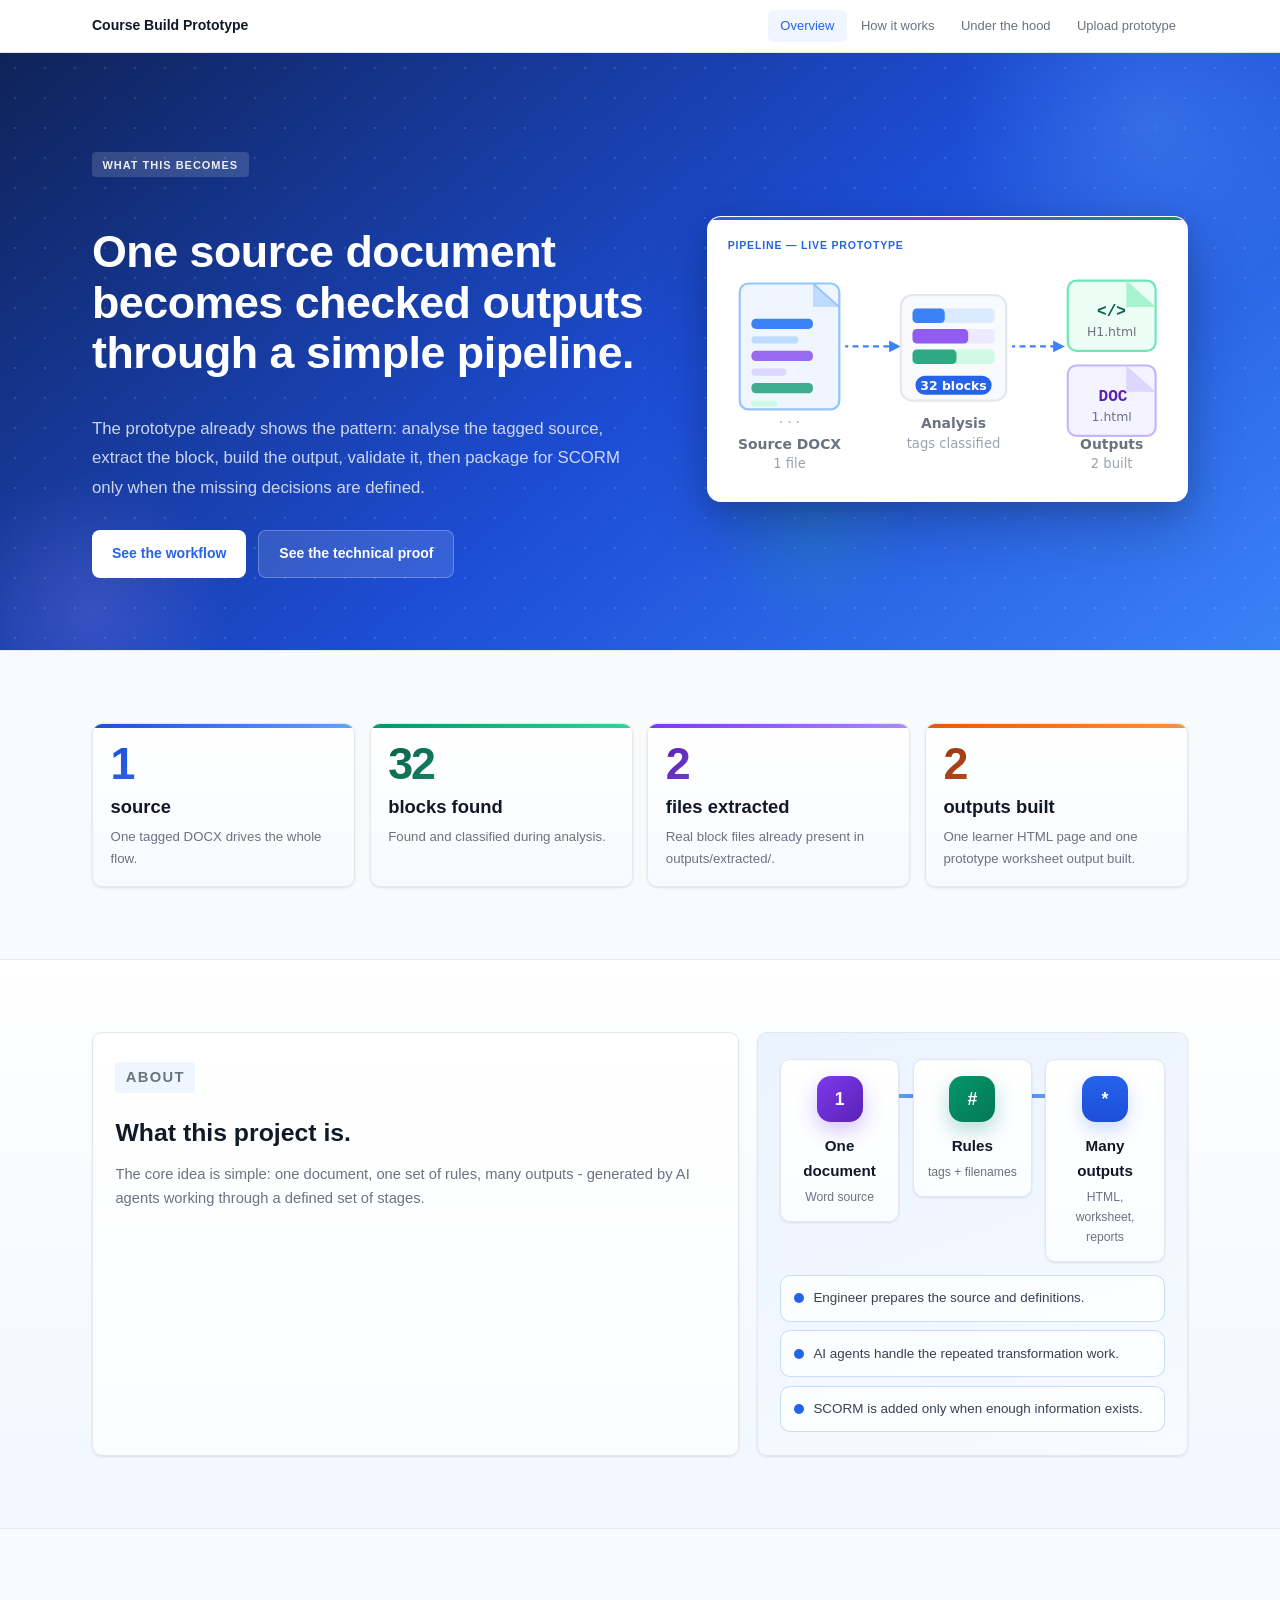
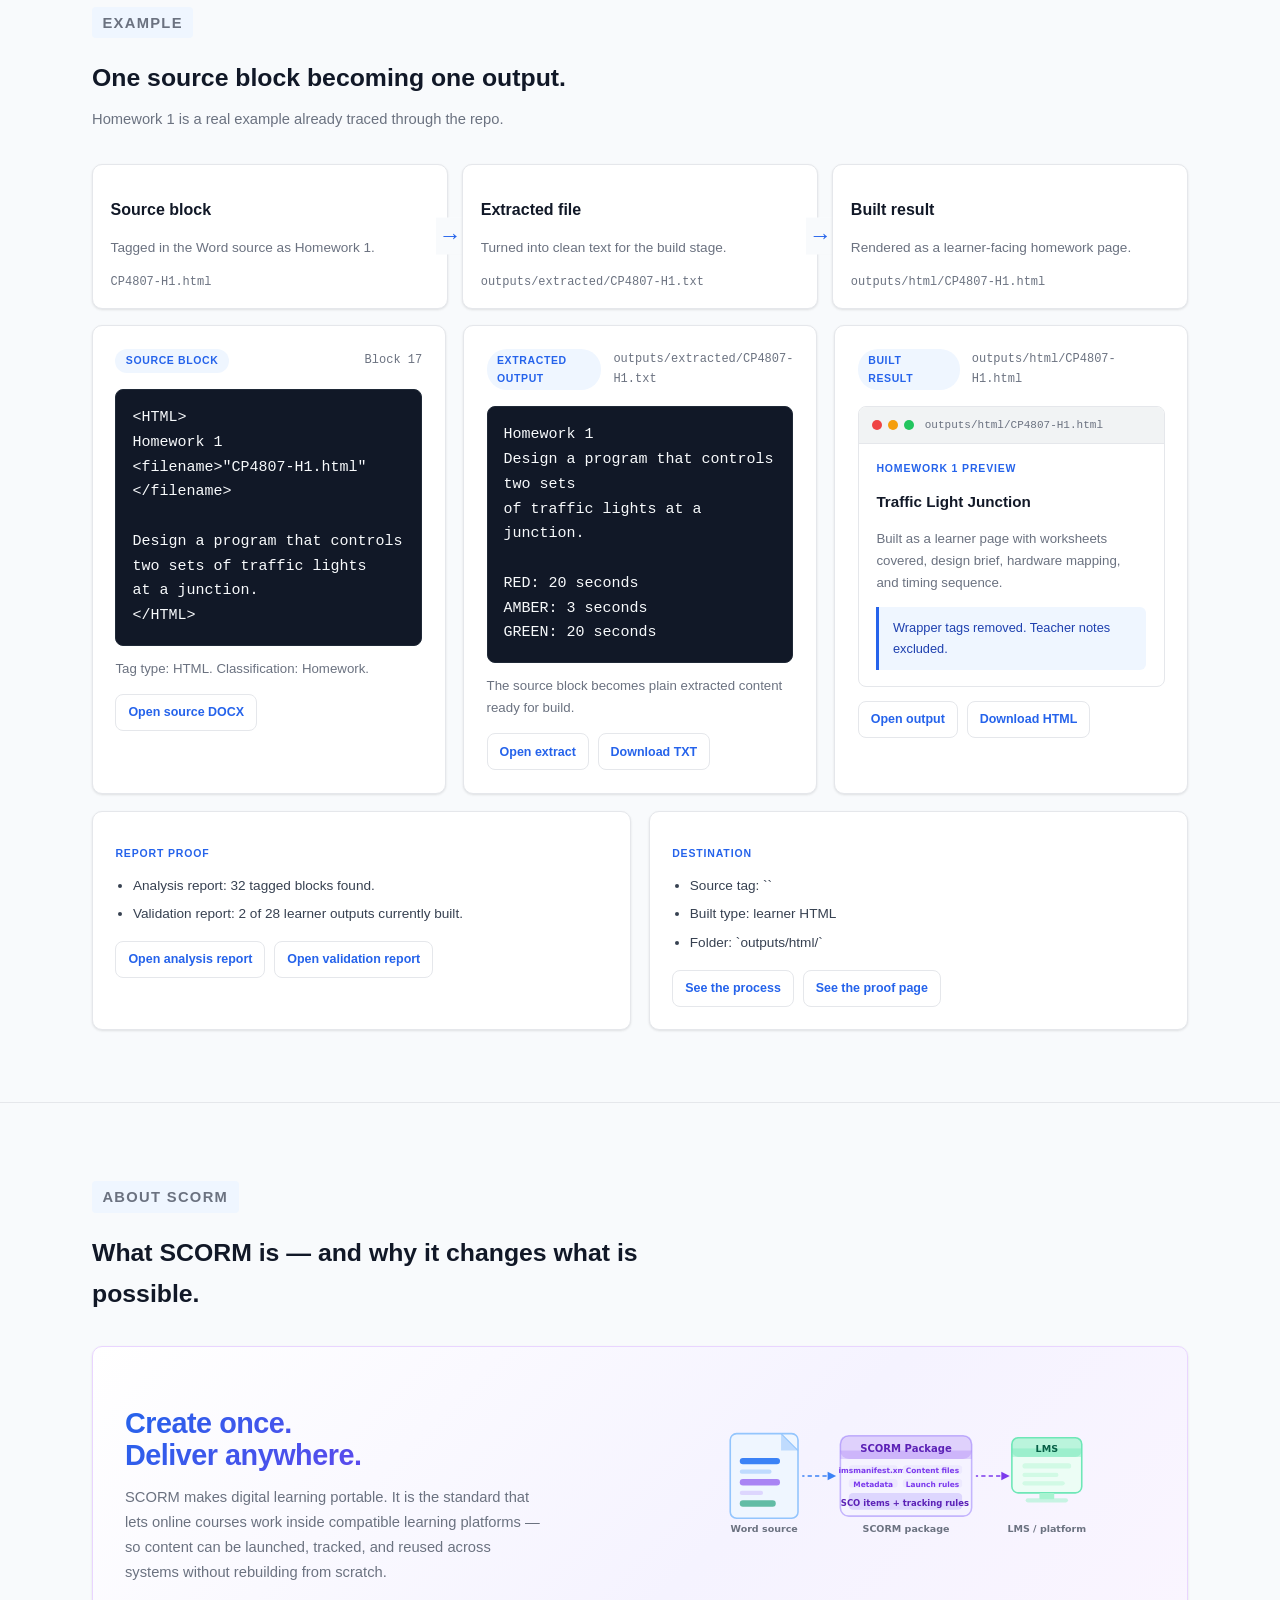
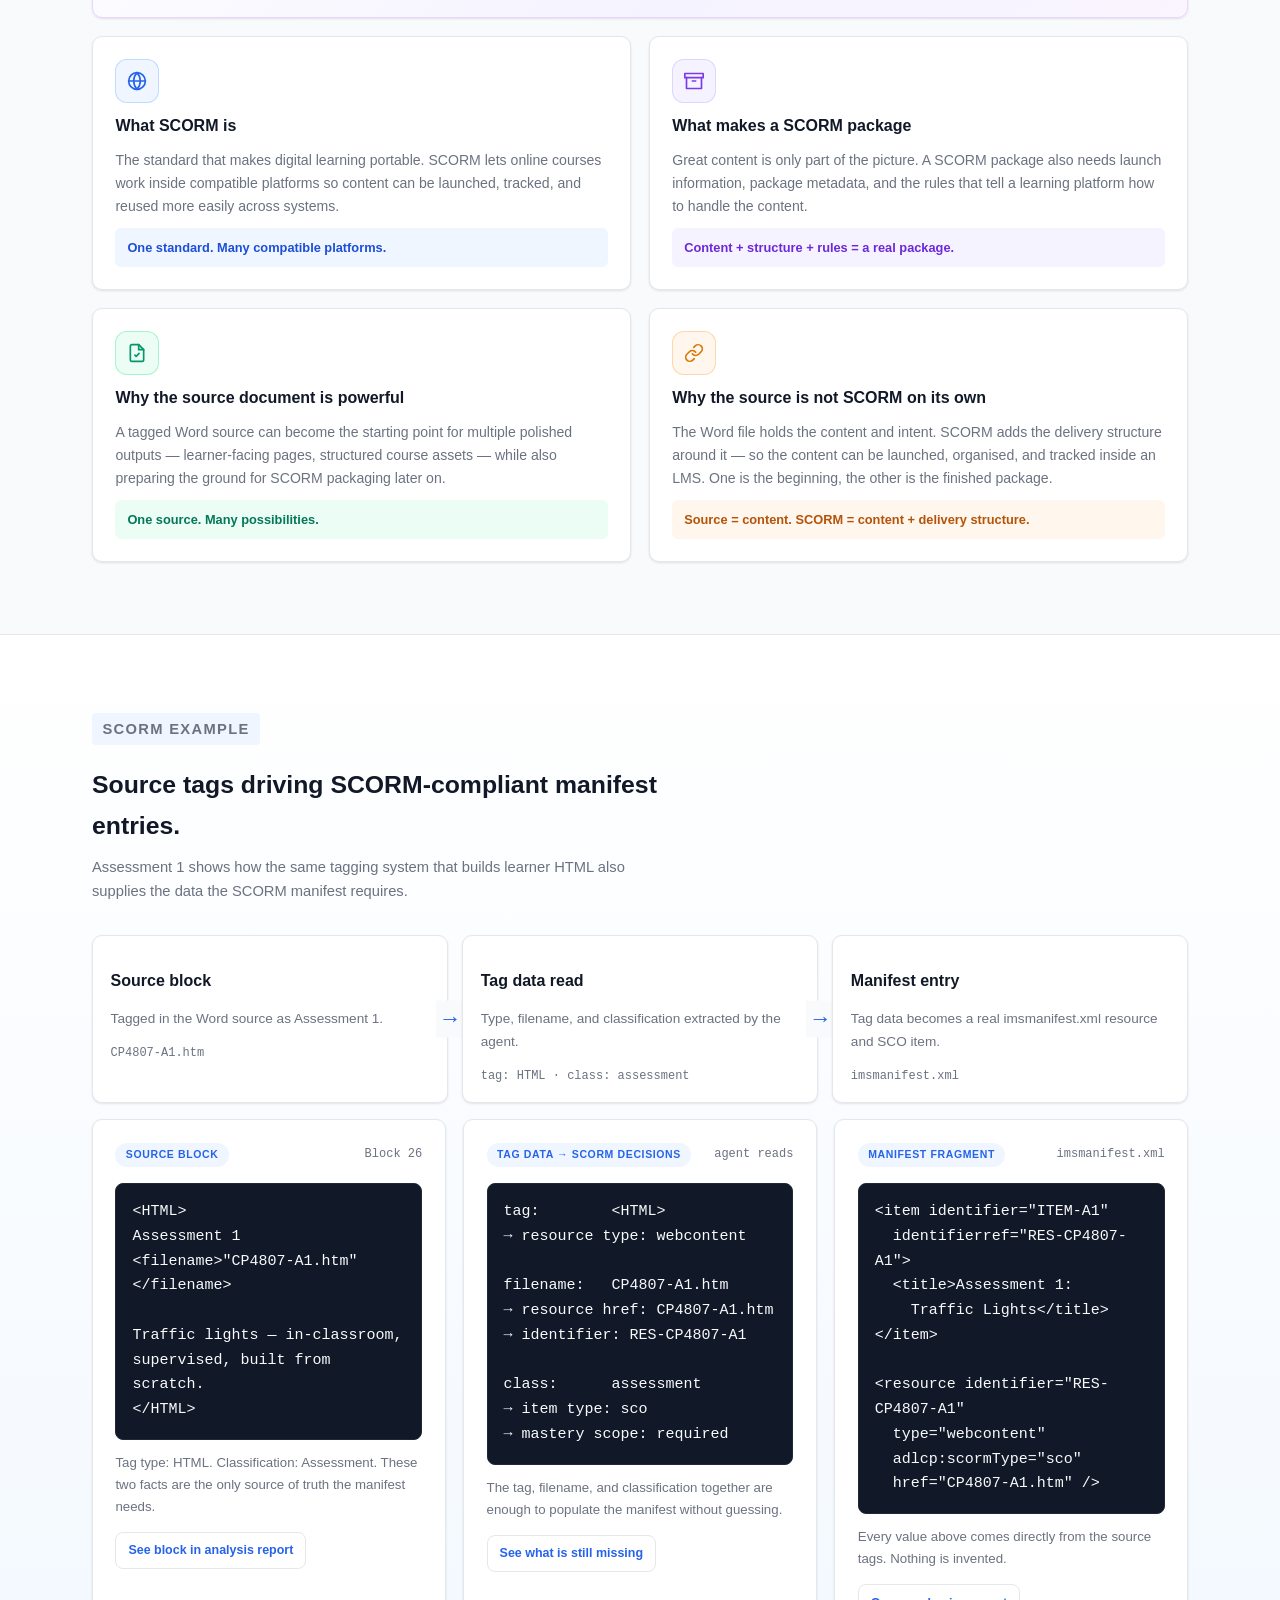
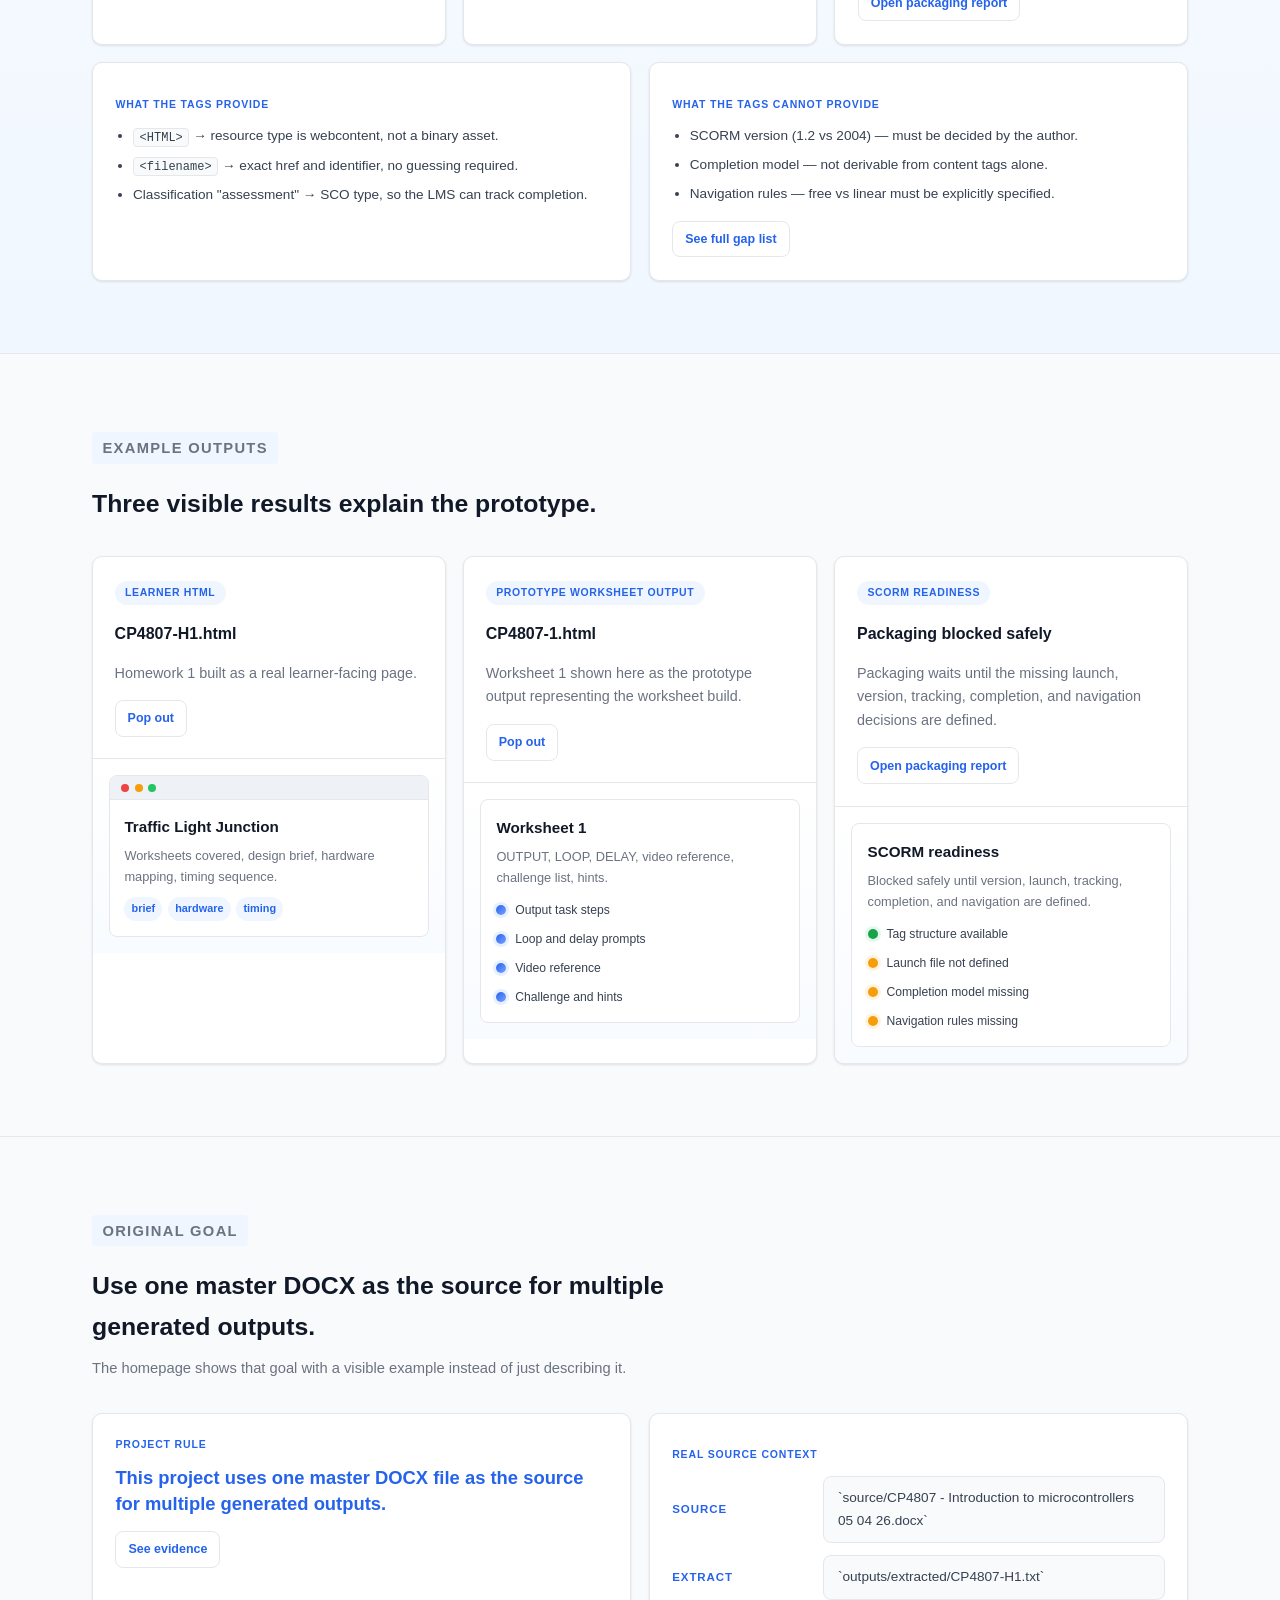
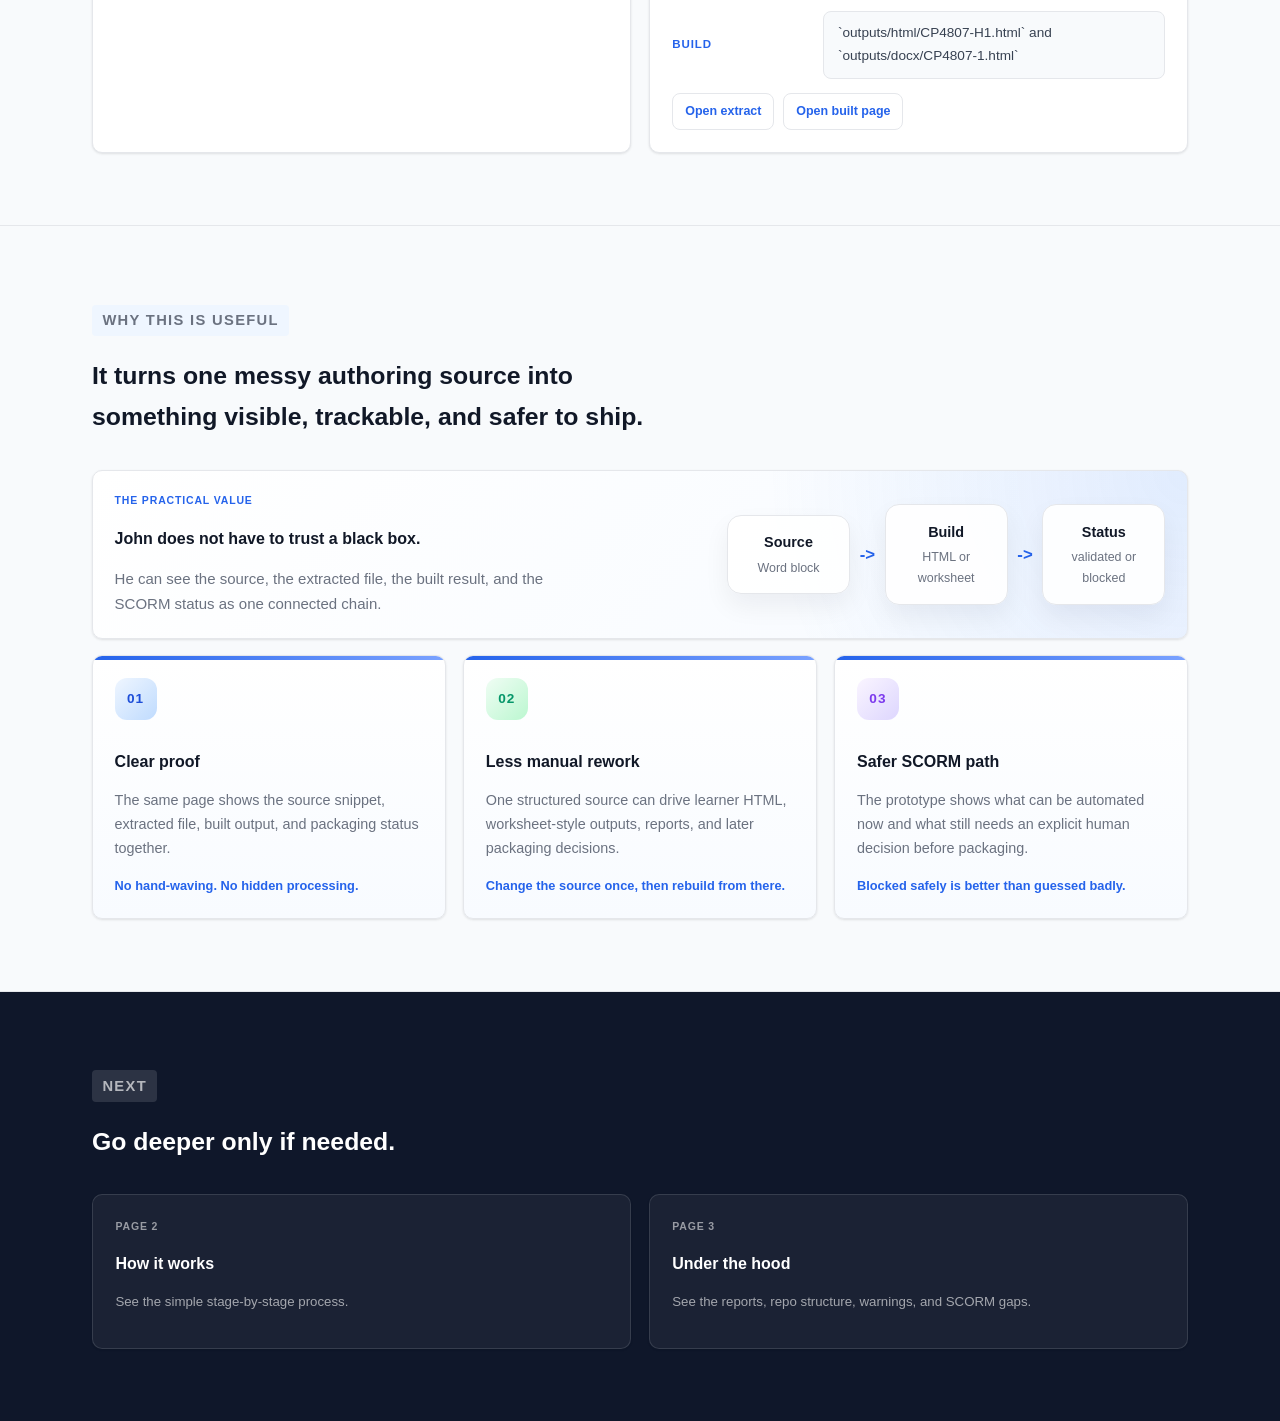
<file: index.html>
<!DOCTYPE html>
<html lang="en">
<head>
  <meta charset="UTF-8" />
  <meta name="viewport" content="width=device-width, initial-scale=1.0" />
  <title>Overview | Course Build Prototype</title>
  <link rel="stylesheet" href="styles.css" />
</head>
<body>
  <header class="site-header">
    <div class="nav-shell wrap">
      <a class="brand" href="index.html">Course Build Prototype</a>
      <nav class="site-nav" aria-label="Primary">
        <a class="is-active" href="index.html" aria-current="page">Overview</a>
        <a href="workflow.html">How it works</a>
        <a href="backend.html">Under the hood</a>
        <a href="upload.html">Upload prototype</a>
      </nav>
    </div>
  </header>

  <main>
    <section class="hero">
      <div class="hero-dot-grid" aria-hidden="true"></div>
      <div class="hero-orb hero-orb-1" aria-hidden="true"></div>
      <div class="hero-orb hero-orb-2" aria-hidden="true"></div>
      <div class="hero-orb hero-orb-3" aria-hidden="true"></div>
      <div class="wrap simple-hero">
        <div class="simple-hero-copy">
          <p class="eyebrow">What This Becomes</p>
          <h1>One source document becomes checked outputs through a simple pipeline.</h1>
          <p class="lede">
            The prototype already shows the pattern: analyse the tagged source, extract the block,
            build the output, validate it, then package for SCORM only when the missing decisions are defined.
          </p>
          <div class="hero-actions">
            <a class="button button-primary" href="workflow.html">See the workflow</a>
            <a class="button button-secondary" href="backend.html">See the technical proof</a>
          </div>
        </div>

        <aside class="hero-pipeline-card">
          <span class="pipeline-card-label">Pipeline — live prototype</span>
          <svg viewBox="0 0 300 155" fill="none" xmlns="http://www.w3.org/2000/svg" class="hero-pipeline-svg" aria-label="Diagram: source DOCX feeds 32 tagged blocks through analysis into 2 built outputs">
            <!-- Source document -->
            <rect x="8" y="14" width="68" height="86" rx="6" fill="#eff6ff" stroke="#93c5fd" stroke-width="1.5"/>
            <path d="M58 14 L76 30 H58 Z" fill="#bfdbfe"/>
            <line x1="58" y1="14" x2="76" y2="30" stroke="#93c5fd" stroke-width="1.2"/>
            <!-- Tagged block lines in document -->
            <rect x="16" y="38" width="42" height="7" rx="3" fill="#3b82f6"/>
            <rect x="16" y="50" width="32" height="5" rx="2.5" fill="#bfdbfe"/>
            <rect x="16" y="60" width="42" height="7" rx="3" fill="#7c3aed" opacity="0.75"/>
            <rect x="16" y="72" width="24" height="5" rx="2.5" fill="#ddd6fe"/>
            <rect x="16" y="82" width="42" height="7" rx="3" fill="#059669" opacity="0.75"/>
            <rect x="16" y="94" width="18" height="4" rx="2" fill="#d1fae5"/>
            <text x="42" y="112" text-anchor="middle" fill="#9ca3af" font-size="9" font-family="system-ui">· · ·</text>
            <text x="42" y="127" text-anchor="middle" fill="#6b7280" font-size="9.5" font-weight="600" font-family="system-ui, sans-serif">Source DOCX</text>
            <text x="42" y="140" text-anchor="middle" fill="#9ca3af" font-size="9" font-family="system-ui, sans-serif">1 file</text>
            <!-- Animated connector 1 -->
            <line x1="80" y1="57" x2="112" y2="57" stroke="#3b82f6" stroke-width="1.5" stroke-dasharray="4 3">
              <animate attributeName="stroke-dashoffset" values="0;-14" dur="1.2s" repeatCount="indefinite"/>
            </line>
            <path d="M110 53 L118 57 L110 61" fill="#3b82f6"/>
            <!-- Analysis box -->
            <rect x="118" y="22" width="72" height="72" rx="8" fill="#f8fafc" stroke="#e5e7eb" stroke-width="1.5"/>
            <rect x="126" y="31" width="56" height="10" rx="3" fill="#dbeafe"/>
            <rect x="126" y="31" width="22" height="10" rx="3" fill="#3b82f6"/>
            <rect x="126" y="45" width="56" height="10" rx="3" fill="#ede9fe"/>
            <rect x="126" y="45" width="38" height="10" rx="3" fill="#7c3aed" opacity="0.8"/>
            <rect x="126" y="59" width="56" height="10" rx="3" fill="#d1fae5"/>
            <rect x="126" y="59" width="30" height="10" rx="3" fill="#059669" opacity="0.8"/>
            <rect x="128" y="77" width="52" height="13" rx="6.5" fill="#2563eb"/>
            <text x="154" y="87" text-anchor="middle" fill="white" font-size="8.5" font-weight="700" font-family="system-ui">32 blocks</text>
            <text x="154" y="113" text-anchor="middle" fill="#6b7280" font-size="9.5" font-weight="600" font-family="system-ui">Analysis</text>
            <text x="154" y="126" text-anchor="middle" fill="#9ca3af" font-size="9" font-family="system-ui">tags classified</text>
            <!-- Animated connector 2 -->
            <line x1="194" y1="57" x2="224" y2="57" stroke="#3b82f6" stroke-width="1.5" stroke-dasharray="4 3">
              <animate attributeName="stroke-dashoffset" values="0;-14" dur="1.2s" repeatCount="indefinite" begin="0.6s"/>
            </line>
            <path d="M222 53 L230 57 L222 61" fill="#3b82f6"/>
            <!-- HTML output -->
            <rect x="232" y="12" width="60" height="48" rx="6" fill="#ecfdf5" stroke="#6ee7b7" stroke-width="1.5"/>
            <path d="M272 12 L292 30 H272 Z" fill="#a7f3d0"/>
            <text x="252" y="36" fill="#065f46" font-size="11" font-weight="700" font-family="monospace">&lt;/&gt;</text>
            <text x="262" y="50" text-anchor="middle" fill="#6b7280" font-size="8.5" font-family="system-ui">H1.html</text>
            <!-- DOC output -->
            <rect x="232" y="70" width="60" height="48" rx="6" fill="#f5f3ff" stroke="#c4b5fd" stroke-width="1.5"/>
            <path d="M272 70 L292 88 H272 Z" fill="#ddd6fe"/>
            <text x="253" y="94" fill="#5b21b6" font-size="11" font-weight="700" font-family="monospace">DOC</text>
            <text x="262" y="108" text-anchor="middle" fill="#6b7280" font-size="8.5" font-family="system-ui">1.html</text>
            <text x="262" y="127" text-anchor="middle" fill="#6b7280" font-size="9.5" font-weight="600" font-family="system-ui">Outputs</text>
            <text x="262" y="140" text-anchor="middle" fill="#9ca3af" font-size="9" font-family="system-ui">2 built</text>
          </svg>
        </aside>
      </div>
    </section>

    <section class="section">
      <div class="wrap">
        <div class="proof-ribbon">
          <article class="proof-pill">
            <div class="proof-num">1</div>
            <strong>source</strong>
            <span>One tagged DOCX drives the whole flow.</span>
          </article>
          <article class="proof-pill">
            <div class="proof-num">32</div>
            <strong>blocks found</strong>
            <span>Found and classified during analysis.</span>
          </article>
          <article class="proof-pill">
            <div class="proof-num">2</div>
            <strong>files extracted</strong>
            <span>Real block files already present in outputs/extracted/.</span>
          </article>
          <article class="proof-pill">
            <div class="proof-num">2</div>
            <strong>outputs built</strong>
            <span>One learner HTML page and one prototype worksheet output built.</span>
          </article>
        </div>
      </div>
    </section>

    <section class="section section-tint">
      <div class="wrap">
        <div class="about-panel">
          <article class="card about-card">
            <div class="section-heading narrow-heading">
              <p class="eyebrow">About</p>
              <h2>What this project is.</h2>
              <p>
                The core idea is simple: one document, one set of rules, many outputs - generated by AI agents working through a defined set of stages.
              </p>
            </div>
          </article>

          <aside class="card about-visual">
            <div class="about-graphic">
              <div class="about-flow-line" aria-hidden="true"></div>

              <div class="about-node about-node-graphic">
                <div class="about-icon">1</div>
                <strong>One document</strong>
                <span>Word source</span>
              </div>

              <div class="about-node about-node-graphic">
                <div class="about-icon">#</div>
                <strong>Rules</strong>
                <span>tags + filenames</span>
              </div>

              <div class="about-node about-node-graphic">
                <div class="about-icon">*</div>
                <strong>Many outputs</strong>
                <span>HTML, worksheet, reports</span>
              </div>
            </div>

            <div class="about-keyline">
              <div><span class="about-dot"></span><span>Engineer prepares the source and definitions.</span></div>
              <div><span class="about-dot"></span><span>AI agents handle the repeated transformation work.</span></div>
              <div><span class="about-dot"></span><span>SCORM is added only when enough information exists.</span></div>
            </div>
          </aside>
        </div>
      </div>
    </section>

    <section class="section">
      <div class="wrap">
        <div class="section-heading narrow-heading">
          <p class="eyebrow">Example</p>
          <h2>One source block becoming one output.</h2>
          <p>Homework 1 is a real example already traced through the repo.</p>
        </div>

        <div class="visual-mini-flow">
          <article class="visual-node">
            <h3>Source block</h3>
            <p>Tagged in the Word source as Homework 1.</p>
            <span class="mono">CP4807-H1.html</span>
          </article>
          <article class="visual-node">
            <h3>Extracted file</h3>
            <p>Turned into clean text for the build stage.</p>
            <span class="mono">outputs/extracted/CP4807-H1.txt</span>
          </article>
          <article class="visual-node">
            <h3>Built result</h3>
            <p>Rendered as a learner-facing homework page.</p>
            <span class="mono">outputs/html/CP4807-H1.html</span>
          </article>
        </div>

        <div class="grid three-up">
          <article class="card output-card">
            <div class="output-header">
              <span class="tag">Source block</span>
              <span class="mono">Block 17</span>
            </div>
            <pre class="code-block"><code>&lt;HTML&gt;
Homework 1
&lt;filename&gt;"CP4807-H1.html"&lt;/filename&gt;

Design a program that controls
two sets of traffic lights
at a junction.
&lt;/HTML&gt;</code></pre>
            <p class="support-copy">Tag type: HTML. Classification: Homework.</p>
            <div class="card-actions">
              <a class="mini-action" href="source/CP4807%20-%20Introduction%20to%20microcontrollers%2005%2004%2026.docx" target="_blank" rel="noopener noreferrer">Open source DOCX</a>
            </div>
          </article>

          <article class="card output-card">
            <div class="output-header">
              <span class="tag">Extracted output</span>
              <span class="mono">outputs/extracted/CP4807-H1.txt</span>
            </div>
            <pre class="code-block"><code>Homework 1
Design a program that controls two sets
of traffic lights at a junction.

RED: 20 seconds
AMBER: 3 seconds
GREEN: 20 seconds</code></pre>
            <p class="support-copy">The source block becomes plain extracted content ready for build.</p>
            <div class="card-actions">
              <a class="mini-action" href="outputs/extracted/CP4807-H1.txt" target="_blank" rel="noopener noreferrer">Open extract</a>
              <a class="mini-action" href="outputs/extracted/CP4807-H1.txt" download>Download TXT</a>
            </div>
          </article>

          <article class="card output-card">
            <div class="output-header">
              <span class="tag">Built result</span>
              <span class="mono">outputs/html/CP4807-H1.html</span>
            </div>
            <div class="browser-frame">
              <div class="browser-bar">
                <span></span><span></span><span></span>
                <div>outputs/html/CP4807-H1.html</div>
              </div>
              <div class="browser-body">
                <span class="mini-label" style="color:var(--accent)">Homework 1 preview</span>
                <h3>Traffic Light Junction</h3>
                <p>Built as a learner page with worksheets covered, design brief, hardware mapping, and timing sequence.</p>
                <div class="callout">Wrapper tags removed. Teacher notes excluded.</div>
              </div>
            </div>
            <div class="card-actions">
              <a class="mini-action" href="outputs/html/CP4807-H1.html" target="_blank" rel="noopener noreferrer">Open output</a>
              <a class="mini-action" href="outputs/html/CP4807-H1.html" download>Download HTML</a>
            </div>
          </article>
        </div>

        <div class="grid two-up" style="margin-top:1.1rem;">
          <article class="card fact-card">
            <p class="mini-label">Report proof</p>
            <ul class="fact-list">
              <li>Analysis report: 32 tagged blocks found.</li>
              <li>Validation report: 2 of 28 learner outputs currently built.</li>
            </ul>
            <div class="card-actions">
              <a class="mini-action" href="reports/analysis-report.md" target="_blank" rel="noopener noreferrer">Open analysis report</a>
              <a class="mini-action" href="reports/validation-report.md" target="_blank" rel="noopener noreferrer">Open validation report</a>
            </div>
          </article>

          <article class="card fact-card">
            <p class="mini-label">Destination</p>
            <ul class="fact-list">
              <li>Source tag: `<HTML>`</li>
              <li>Built type: learner HTML</li>
              <li>Folder: `outputs/html/`</li>
            </ul>
            <div class="card-actions">
              <a class="mini-action" href="workflow.html">See the process</a>
              <a class="mini-action" href="backend.html">See the proof page</a>
            </div>
          </article>
        </div>
      </div>
    </section>

    <section class="section scorm-explainer">
      <div class="wrap">
        <div class="section-heading narrow-heading">
          <p class="eyebrow">About SCORM</p>
          <h2>What SCORM is — and why it changes what is possible.</h2>
        </div>

        <div class="scorm-flow-banner card">
          <div class="scorm-flow-copy">
            <p class="scorm-flow-tagline">Create once.<br>Deliver anywhere.</p>
            <p>SCORM makes digital learning portable. It is the standard that lets online courses work inside compatible learning platforms — so content can be launched, tracked, and reused across systems without rebuilding from scratch.</p>
          </div>
          <div class="scorm-flow-diagram">
            <svg viewBox="0 0 340 112" fill="none" xmlns="http://www.w3.org/2000/svg" aria-label="Flow: Word source document becomes a SCORM package which delivers to an LMS">
              <!-- Word document -->
              <rect x="4" y="10" width="64" height="80" rx="6" fill="#eff6ff" stroke="#93c5fd" stroke-width="1.5"/>
              <path d="M52 10 L68 26 H52 Z" fill="#bfdbfe"/>
              <line x1="52" y1="10" x2="68" y2="26" stroke="#93c5fd" stroke-width="1"/>
              <rect x="13" y="33" width="38" height="6" rx="3" fill="#3b82f6"/>
              <rect x="13" y="44" width="30" height="4" rx="2" fill="#bfdbfe"/>
              <rect x="13" y="53" width="38" height="6" rx="3" fill="#7c3aed" opacity="0.6"/>
              <rect x="13" y="64" width="22" height="4" rx="2" fill="#ddd6fe"/>
              <rect x="13" y="73" width="34" height="6" rx="3" fill="#059669" opacity="0.6"/>
              <text x="36" y="103" text-anchor="middle" fill="#6b7280" font-size="9" font-weight="600" font-family="system-ui">Word source</text>
              <!-- Arrow 1 -->
              <line x1="72" y1="50" x2="98" y2="50" stroke="#3b82f6" stroke-width="1.5" stroke-dasharray="4 3">
                <animate attributeName="stroke-dashoffset" values="0;-14" dur="1.2s" repeatCount="indefinite"/>
              </line>
              <path d="M96 46 L104 50 L96 54" fill="#3b82f6"/>
              <!-- SCORM Package -->
              <rect x="108" y="12" width="124" height="76" rx="8" fill="#f5f3ff" stroke="#c4b5fd" stroke-width="1.5"/>
              <rect x="108" y="12" width="124" height="22" rx="8" fill="#7c3aed" opacity="0.18"/>
              <rect x="108" y="26" width="124" height="8" fill="#7c3aed" opacity="0.18"/>
              <text x="170" y="27" text-anchor="middle" fill="#5b21b6" font-size="9.5" font-weight="700" font-family="system-ui">SCORM Package</text>
              <rect x="116" y="40" width="46" height="8" rx="3" fill="#ede9fe"/>
              <text x="139" y="47.5" text-anchor="middle" fill="#7c3aed" font-size="7" font-weight="600" font-family="system-ui">imsmanifest.xml</text>
              <rect x="167" y="40" width="56" height="8" rx="3" fill="#ede9fe"/>
              <text x="195" y="47.5" text-anchor="middle" fill="#7c3aed" font-size="7" font-weight="600" font-family="system-ui">Content files</text>
              <rect x="116" y="53" width="46" height="8" rx="3" fill="#ede9fe"/>
              <text x="139" y="60.5" text-anchor="middle" fill="#7c3aed" font-size="7" font-weight="600" font-family="system-ui">Metadata</text>
              <rect x="167" y="53" width="56" height="8" rx="3" fill="#ede9fe"/>
              <text x="195" y="60.5" text-anchor="middle" fill="#7c3aed" font-size="7" font-weight="600" font-family="system-ui">Launch rules</text>
              <rect x="116" y="66" width="107" height="16" rx="4" fill="#ddd6fe"/>
              <text x="169" y="78" text-anchor="middle" fill="#5b21b6" font-size="8" font-weight="600" font-family="system-ui">SCO items + tracking rules</text>
              <text x="170" y="103" text-anchor="middle" fill="#6b7280" font-size="9" font-weight="600" font-family="system-ui">SCORM package</text>
              <!-- Arrow 2 -->
              <line x1="236" y1="50" x2="262" y2="50" stroke="#7c3aed" stroke-width="1.5" stroke-dasharray="4 3">
                <animate attributeName="stroke-dashoffset" values="0;-14" dur="1.2s" repeatCount="indefinite" begin="0.6s"/>
              </line>
              <path d="M260 46 L268 50 L260 54" fill="#7c3aed"/>
              <!-- LMS screen -->
              <rect x="270" y="14" width="66" height="52" rx="6" fill="#ecfdf5" stroke="#6ee7b7" stroke-width="1.5"/>
              <rect x="270" y="14" width="66" height="18" rx="6" fill="#6ee7b7" opacity="0.4"/>
              <rect x="270" y="24" width="66" height="8" fill="#6ee7b7" opacity="0.4"/>
              <text x="303" y="27" text-anchor="middle" fill="#065f46" font-size="9" font-weight="700" font-family="system-ui">LMS</text>
              <rect x="280" y="38" width="46" height="5" rx="2.5" fill="#d1fae5"/>
              <rect x="280" y="47" width="34" height="4" rx="2" fill="#d1fae5"/>
              <rect x="280" y="55" width="40" height="4" rx="2" fill="#d1fae5"/>
              <rect x="296" y="66" width="14" height="6" rx="1" fill="#a7f3d0"/>
              <rect x="283" y="71" width="40" height="4" rx="2" fill="#a7f3d0" opacity="0.6"/>
              <text x="303" y="103" text-anchor="middle" fill="#6b7280" font-size="9" font-weight="600" font-family="system-ui">LMS / platform</text>
            </svg>
          </div>
        </div>

        <div class="grid two-up scorm-concepts">
          <article class="card scorm-card">
            <div class="scorm-card-icon scorm-icon-blue">
              <svg width="20" height="20" viewBox="0 0 24 24" fill="none" stroke="currentColor" stroke-width="2" stroke-linecap="round" stroke-linejoin="round" aria-hidden="true">
                <circle cx="12" cy="12" r="10"/><line x1="2" y1="12" x2="22" y2="12"/>
                <path d="M12 2a15.3 15.3 0 0 1 4 10 15.3 15.3 0 0 1-4 10 15.3 15.3 0 0 1-4-10 15.3 15.3 0 0 1 4-10z"/>
              </svg>
            </div>
            <h3>What SCORM is</h3>
            <p>The standard that makes digital learning portable. SCORM lets online courses work inside compatible platforms so content can be launched, tracked, and reused more easily across systems.</p>
            <div class="scorm-card-insight">One standard. Many compatible platforms.</div>
          </article>

          <article class="card scorm-card">
            <div class="scorm-card-icon scorm-icon-purple">
              <svg width="20" height="20" viewBox="0 0 24 24" fill="none" stroke="currentColor" stroke-width="2" stroke-linecap="round" stroke-linejoin="round" aria-hidden="true">
                <polyline points="21 8 21 21 3 21 3 8"/><rect x="1" y="3" width="22" height="5"/>
                <line x1="10" y1="12" x2="14" y2="12"/>
              </svg>
            </div>
            <h3>What makes a SCORM package</h3>
            <p>Great content is only part of the picture. A SCORM package also needs launch information, package metadata, and the rules that tell a learning platform how to handle the content.</p>
            <div class="scorm-card-insight">Content + structure + rules = a real package.</div>
          </article>

          <article class="card scorm-card">
            <div class="scorm-card-icon scorm-icon-green">
              <svg width="20" height="20" viewBox="0 0 24 24" fill="none" stroke="currentColor" stroke-width="2" stroke-linecap="round" stroke-linejoin="round" aria-hidden="true">
                <path d="M14 2H6a2 2 0 0 0-2 2v16a2 2 0 0 0 2 2h12a2 2 0 0 0 2-2V8z"/>
                <polyline points="14 2 14 8 20 8"/>
                <path d="M9.5 14.5 11 16l3.5-3.5"/>
              </svg>
            </div>
            <h3>Why the source document is powerful</h3>
            <p>A tagged Word source can become the starting point for multiple polished outputs — learner-facing pages, structured course assets — while also preparing the ground for SCORM packaging later on.</p>
            <div class="scorm-card-insight">One source. Many possibilities.</div>
          </article>

          <article class="card scorm-card">
            <div class="scorm-card-icon scorm-icon-amber">
              <svg width="20" height="20" viewBox="0 0 24 24" fill="none" stroke="currentColor" stroke-width="2" stroke-linecap="round" stroke-linejoin="round" aria-hidden="true">
                <path d="M10 13a5 5 0 0 0 7.54.54l3-3a5 5 0 0 0-7.07-7.07l-1.72 1.71"/>
                <path d="M14 11a5 5 0 0 0-7.54-.54l-3 3a5 5 0 0 0 7.07 7.07l1.71-1.71"/>
              </svg>
            </div>
            <h3>Why the source is not SCORM on its own</h3>
            <p>The Word file holds the content and intent. SCORM adds the delivery structure around it — so the content can be launched, organised, and tracked inside an LMS. One is the beginning, the other is the finished package.</p>
            <div class="scorm-card-insight">Source = content. SCORM = content + delivery structure.</div>
          </article>
        </div>
      </div>
    </section>

    <section class="section section-tint">
      <div class="wrap">
        <div class="section-heading narrow-heading">
          <p class="eyebrow">SCORM Example</p>
          <h2>Source tags driving SCORM-compliant manifest entries.</h2>
          <p>Assessment 1 shows how the same tagging system that builds learner HTML also supplies the data the SCORM manifest requires.</p>
        </div>

        <div class="visual-mini-flow">
          <article class="visual-node">
            <h3>Source block</h3>
            <p>Tagged in the Word source as Assessment 1.</p>
            <span class="mono">CP4807-A1.htm</span>
          </article>
          <article class="visual-node">
            <h3>Tag data read</h3>
            <p>Type, filename, and classification extracted by the agent.</p>
            <span class="mono">tag: HTML · class: assessment</span>
          </article>
          <article class="visual-node">
            <h3>Manifest entry</h3>
            <p>Tag data becomes a real imsmanifest.xml resource and SCO item.</p>
            <span class="mono">imsmanifest.xml</span>
          </article>
        </div>

        <div class="grid three-up">
          <article class="card output-card">
            <div class="output-header">
              <span class="tag">Source block</span>
              <span class="mono">Block 26</span>
            </div>
            <pre class="code-block"><code>&lt;HTML&gt;
Assessment 1
&lt;filename&gt;"CP4807-A1.htm"&lt;/filename&gt;

Traffic lights — in-classroom,
supervised, built from scratch.
&lt;/HTML&gt;</code></pre>
            <p class="support-copy">Tag type: HTML. Classification: Assessment. These two facts are the only source of truth the manifest needs.</p>
            <div class="card-actions">
              <a class="mini-action" href="reports/analysis-report.md" target="_blank" rel="noopener noreferrer">See block in analysis report</a>
            </div>
          </article>

          <article class="card output-card">
            <div class="output-header">
              <span class="tag">Tag data → SCORM decisions</span>
              <span class="mono">agent reads</span>
            </div>
            <pre class="code-block"><code>tag:        &lt;HTML&gt;
→ resource type: webcontent

filename:   CP4807-A1.htm
→ resource href: CP4807-A1.htm
→ identifier: RES-CP4807-A1

class:      assessment
→ item type: sco
→ mastery scope: required</code></pre>
            <p class="support-copy">The tag, filename, and classification together are enough to populate the manifest without guessing.</p>
            <div class="card-actions">
              <a class="mini-action" href="reports/packaging-report.md" target="_blank" rel="noopener noreferrer">See what is still missing</a>
            </div>
          </article>

          <article class="card output-card">
            <div class="output-header">
              <span class="tag">Manifest fragment</span>
              <span class="mono">imsmanifest.xml</span>
            </div>
            <pre class="code-block"><code>&lt;item identifier="ITEM-A1"
  identifierref="RES-CP4807-A1"&gt;
  &lt;title&gt;Assessment 1:
    Traffic Lights&lt;/title&gt;
&lt;/item&gt;

&lt;resource identifier="RES-CP4807-A1"
  type="webcontent"
  adlcp:scormType="sco"
  href="CP4807-A1.htm" /&gt;</code></pre>
            <p class="support-copy">Every value above comes directly from the source tags. Nothing is invented.</p>
            <div class="card-actions">
              <a class="mini-action" href="reports/packaging-report.md" target="_blank" rel="noopener noreferrer">Open packaging report</a>
            </div>
          </article>
        </div>

        <div class="grid two-up" style="margin-top:1.1rem;">
          <article class="card fact-card">
            <p class="mini-label">What the tags provide</p>
            <ul class="fact-list">
              <li><code>&lt;HTML&gt;</code> → resource type is webcontent, not a binary asset.</li>
              <li><code>&lt;filename&gt;</code> → exact href and identifier, no guessing required.</li>
              <li>Classification "assessment" → SCO type, so the LMS can track completion.</li>
            </ul>
          </article>

          <article class="card fact-card">
            <p class="mini-label">What the tags cannot provide</p>
            <ul class="fact-list">
              <li>SCORM version (1.2 vs 2004) — must be decided by the author.</li>
              <li>Completion model — not derivable from content tags alone.</li>
              <li>Navigation rules — free vs linear must be explicitly specified.</li>
            </ul>
            <div class="card-actions">
              <a class="mini-action" href="reports/packaging-report.md" target="_blank" rel="noopener noreferrer">See full gap list</a>
            </div>
          </article>
        </div>
      </div>
    </section>

    <section class="section">
      <div class="wrap">
        <div class="section-heading narrow-heading">
          <p class="eyebrow">Example Outputs</p>
          <h2>Three visible results explain the prototype.</h2>
        </div>

        <div class="grid three-up">
          <article class="card showcase-card">
            <div class="output-tile">
              <span class="tag">Learner HTML</span>
              <h3>CP4807-H1.html</h3>
              <p>Homework 1 built as a real learner-facing page.</p>
              <div class="card-actions">
                <a class="mini-action" href="outputs/html/CP4807-H1.html" target="_blank" rel="noopener noreferrer">Pop out</a>
              </div>
            </div>
            <div class="showcase-preview">
              <div class="mini-browser">
                <div class="mini-browser-top">
                  <span></span><span></span><span></span>
                </div>
                <div class="mini-browser-body">
                  <h4>Traffic Light Junction</h4>
                  <p>Worksheets covered, design brief, hardware mapping, timing sequence.</p>
                  <div class="mini-chip-row">
                    <span class="mini-chip">brief</span>
                    <span class="mini-chip">hardware</span>
                    <span class="mini-chip">timing</span>
                  </div>
                </div>
              </div>
            </div>
          </article>

          <article class="card showcase-card">
            <div class="output-tile">
              <span class="tag">Prototype worksheet output</span>
              <h3>CP4807-1.html</h3>
              <p>Worksheet 1 shown here as the prototype output representing the worksheet build.</p>
              <div class="card-actions">
                <a class="mini-action" href="outputs/docx/CP4807-1.html" target="_blank" rel="noopener noreferrer">Pop out</a>
              </div>
            </div>
            <div class="showcase-preview">
              <div class="mini-doc-sheet">
                <h4>Worksheet 1</h4>
                <p>OUTPUT, LOOP, DELAY, video reference, challenge list, hints.</p>
                <div class="mini-doc-points">
                  <div><span class="doc-bullet"></span><span>Output task steps</span></div>
                  <div><span class="doc-bullet"></span><span>Loop and delay prompts</span></div>
                  <div><span class="doc-bullet"></span><span>Video reference</span></div>
                  <div><span class="doc-bullet"></span><span>Challenge and hints</span></div>
                </div>
              </div>
            </div>
          </article>

          <article class="card showcase-card">
            <div class="output-tile">
              <span class="tag">SCORM readiness</span>
              <h3>Packaging blocked safely</h3>
              <p>Packaging waits until the missing launch, version, tracking, completion, and navigation decisions are defined.</p>
              <div class="card-actions">
                <a class="mini-action" href="reports/packaging-report.md" target="_blank" rel="noopener noreferrer">Open packaging report</a>
              </div>
            </div>
            <div class="showcase-preview">
              <div class="mini-report-sheet">
                <h4>SCORM readiness</h4>
                <p>Blocked safely until version, launch, tracking, completion, and navigation are defined.</p>
                <div class="mini-report-points">
                  <div><span class="report-dot ok"></span><span>Tag structure available</span></div>
                  <div><span class="report-dot warn"></span><span>Launch file not defined</span></div>
                  <div><span class="report-dot warn"></span><span>Completion model missing</span></div>
                  <div><span class="report-dot warn"></span><span>Navigation rules missing</span></div>
                </div>
              </div>
            </div>
          </article>
        </div>
      </div>
    </section>

    <section class="section">
      <div class="wrap">
        <div class="section-heading narrow-heading">
          <p class="eyebrow">Original Goal</p>
          <h2>Use one master DOCX as the source for multiple generated outputs.</h2>
          <p>The homepage shows that goal with a visible example instead of just describing it.</p>
        </div>

        <div class="grid two-up">
          <article class="card quote-card">
            <span class="mini-label">Project rule</span>
            <blockquote>This project uses one master DOCX file as the source for multiple generated outputs.</blockquote>
            <div class="card-actions">
              <a class="mini-action" href="backend.html">See evidence</a>
            </div>
          </article>

          <article class="card fact-card">
            <p class="mini-label">Real source context</p>
            <div class="goal-map">
              <div class="goal-row">
                <span class="goal-label">Source</span>
                <div class="goal-bar">`source/CP4807 - Introduction to microcontrollers 05 04 26.docx`</div>
              </div>
              <div class="goal-row">
                <span class="goal-label">Extract</span>
                <div class="goal-bar">`outputs/extracted/CP4807-H1.txt`</div>
              </div>
              <div class="goal-row">
                <span class="goal-label">Build</span>
                <div class="goal-bar">`outputs/html/CP4807-H1.html` and `outputs/docx/CP4807-1.html`</div>
              </div>
            </div>
            <div class="card-actions">
              <a class="mini-action" href="outputs/extracted/CP4807-H1.txt" target="_blank" rel="noopener noreferrer">Open extract</a>
              <a class="mini-action" href="outputs/html/CP4807-H1.html" target="_blank" rel="noopener noreferrer">Open built page</a>
            </div>
          </article>
        </div>
      </div>
    </section>

    <section class="section">
      <div class="wrap">
        <div class="section-heading narrow-heading">
          <p class="eyebrow">Why This Is Useful</p>
          <h2>It turns one messy authoring source into something visible, trackable, and safer to ship.</h2>
        </div>

        <div class="benefit-band card">
          <div class="benefit-band-copy">
            <span class="mini-label">The practical value</span>
            <h3>John does not have to trust a black box.</h3>
            <p>He can see the source, the extracted file, the built result, and the SCORM status as one connected chain.</p>
          </div>
          <div class="benefit-chain" aria-label="Source to status chain">
            <div class="benefit-node">
              <strong>Source</strong>
              <span>Word block</span>
            </div>
            <div class="benefit-arrow">-></div>
            <div class="benefit-node">
              <strong>Build</strong>
              <span>HTML or worksheet</span>
            </div>
            <div class="benefit-arrow">-></div>
            <div class="benefit-node">
              <strong>Status</strong>
              <span>validated or blocked</span>
            </div>
          </div>
        </div>

        <div class="grid three-up benefit-grid">
          <article class="card benefit-card benefit-card-strong">
            <div class="benefit-icon">01</div>
            <h3>Clear proof</h3>
            <p>The same page shows the source snippet, extracted file, built output, and packaging status together.</p>
            <div class="benefit-detail">No hand-waving. No hidden processing.</div>
          </article>
          <article class="card benefit-card benefit-card-strong">
            <div class="benefit-icon">02</div>
            <h3>Less manual rework</h3>
            <p>One structured source can drive learner HTML, worksheet-style outputs, reports, and later packaging decisions.</p>
            <div class="benefit-detail">Change the source once, then rebuild from there.</div>
          </article>
          <article class="card benefit-card benefit-card-strong">
            <div class="benefit-icon">03</div>
            <h3>Safer SCORM path</h3>
            <p>The prototype shows what can be automated now and what still needs an explicit human decision before packaging.</p>
            <div class="benefit-detail">Blocked safely is better than guessed badly.</div>
          </article>
        </div>
      </div>
    </section>

    <section class="section section-dark">
      <div class="wrap">
        <div class="section-heading narrow-heading">
          <p class="eyebrow">Next</p>
          <h2>Go deeper only if needed.</h2>
        </div>

        <div class="grid link-grid">
          <a class="card link-card" href="workflow.html">
            <span class="mini-label">Page 2</span>
            <h3>How it works</h3>
            <p>See the simple stage-by-stage process.</p>
          </a>
          <a class="card link-card" href="backend.html">
            <span class="mini-label">Page 3</span>
            <h3>Under the hood</h3>
            <p>See the reports, repo structure, warnings, and SCORM gaps.</p>
          </a>
        </div>
      </div>
    </section>
  </main>
</body>
</html>
</file>
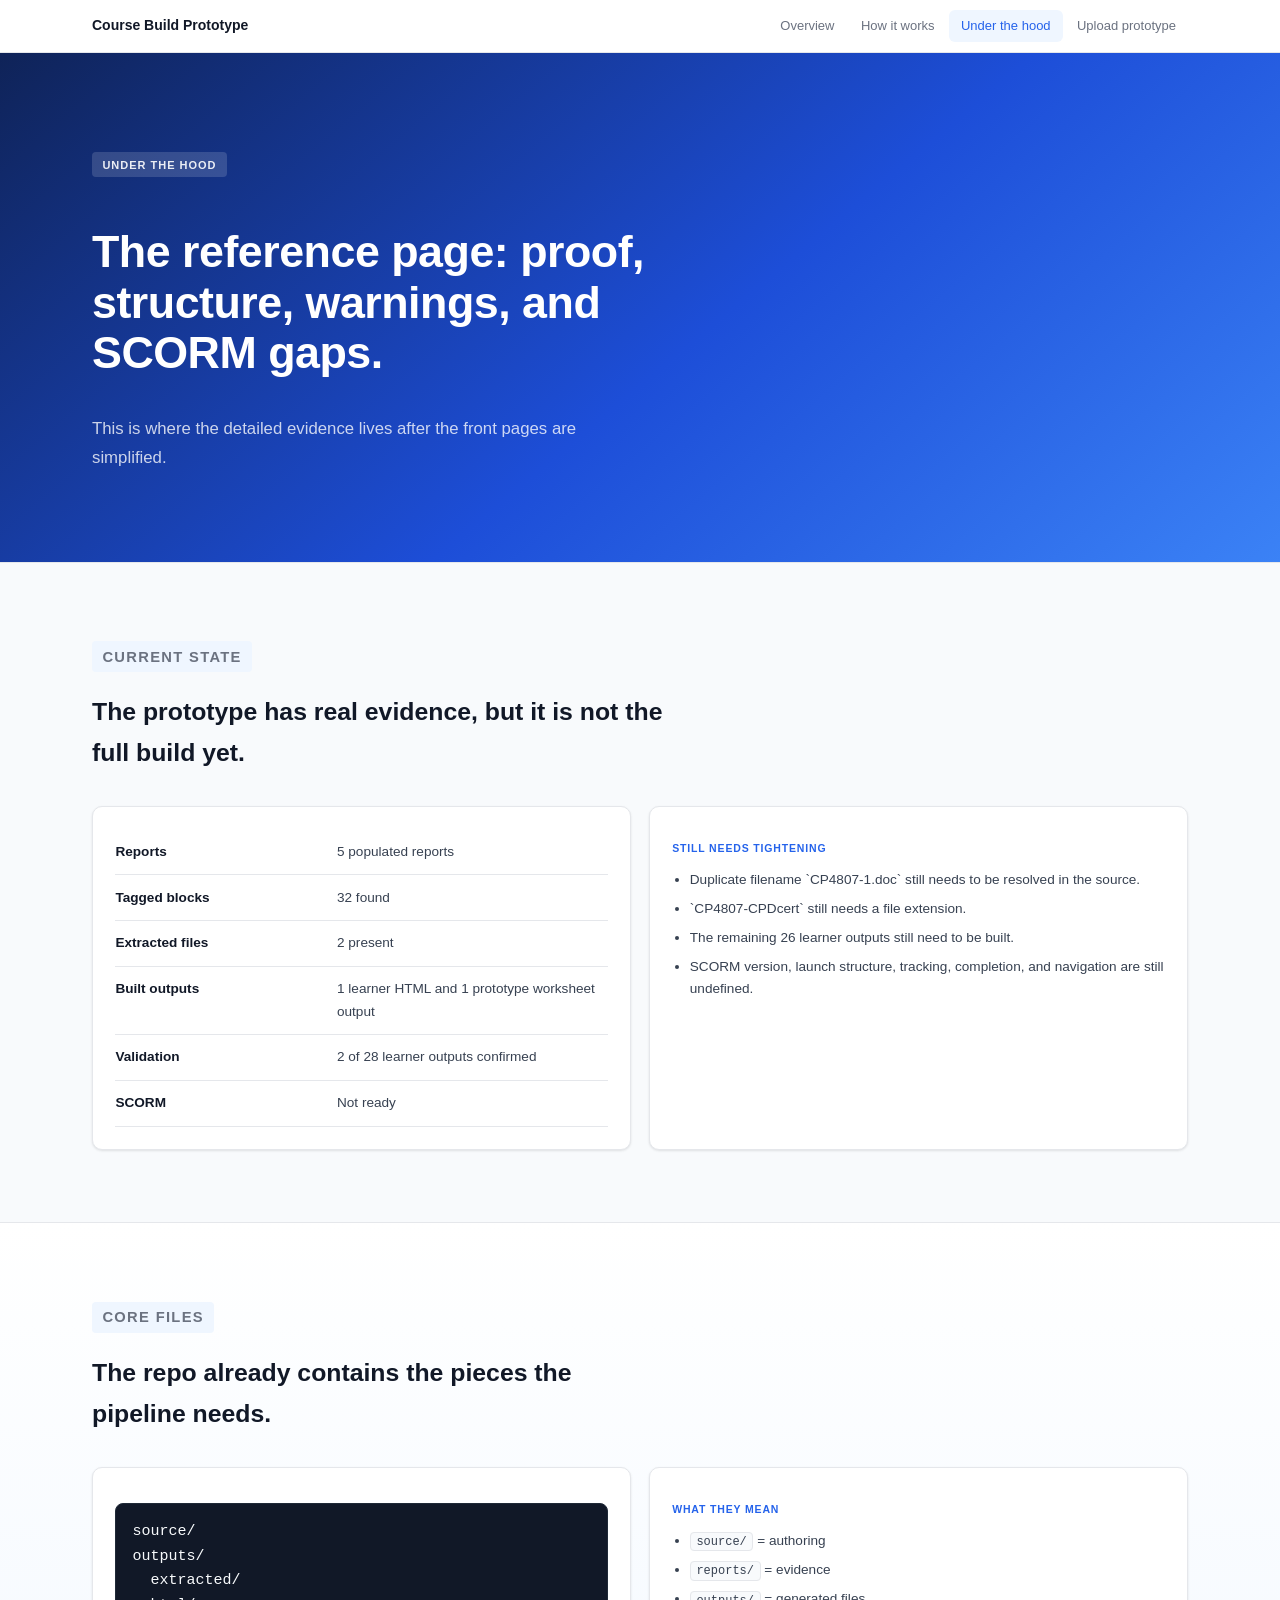
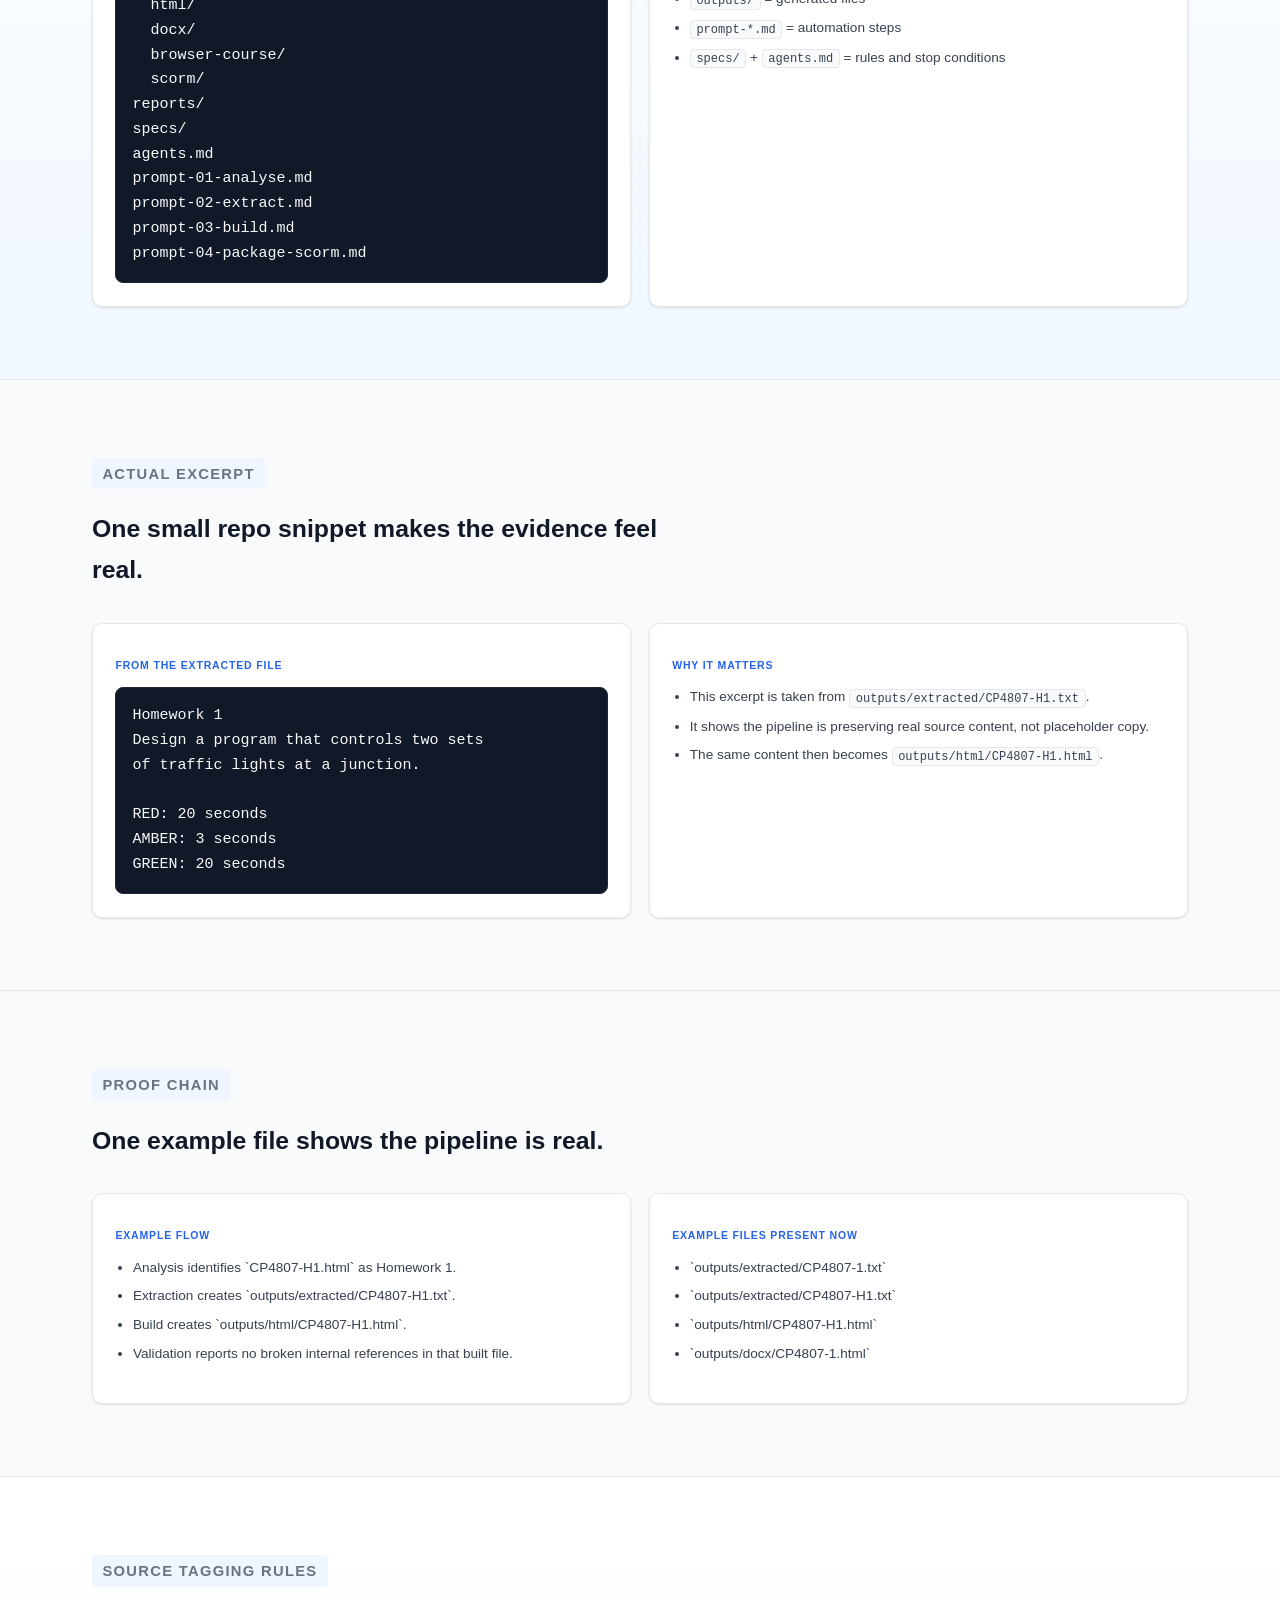
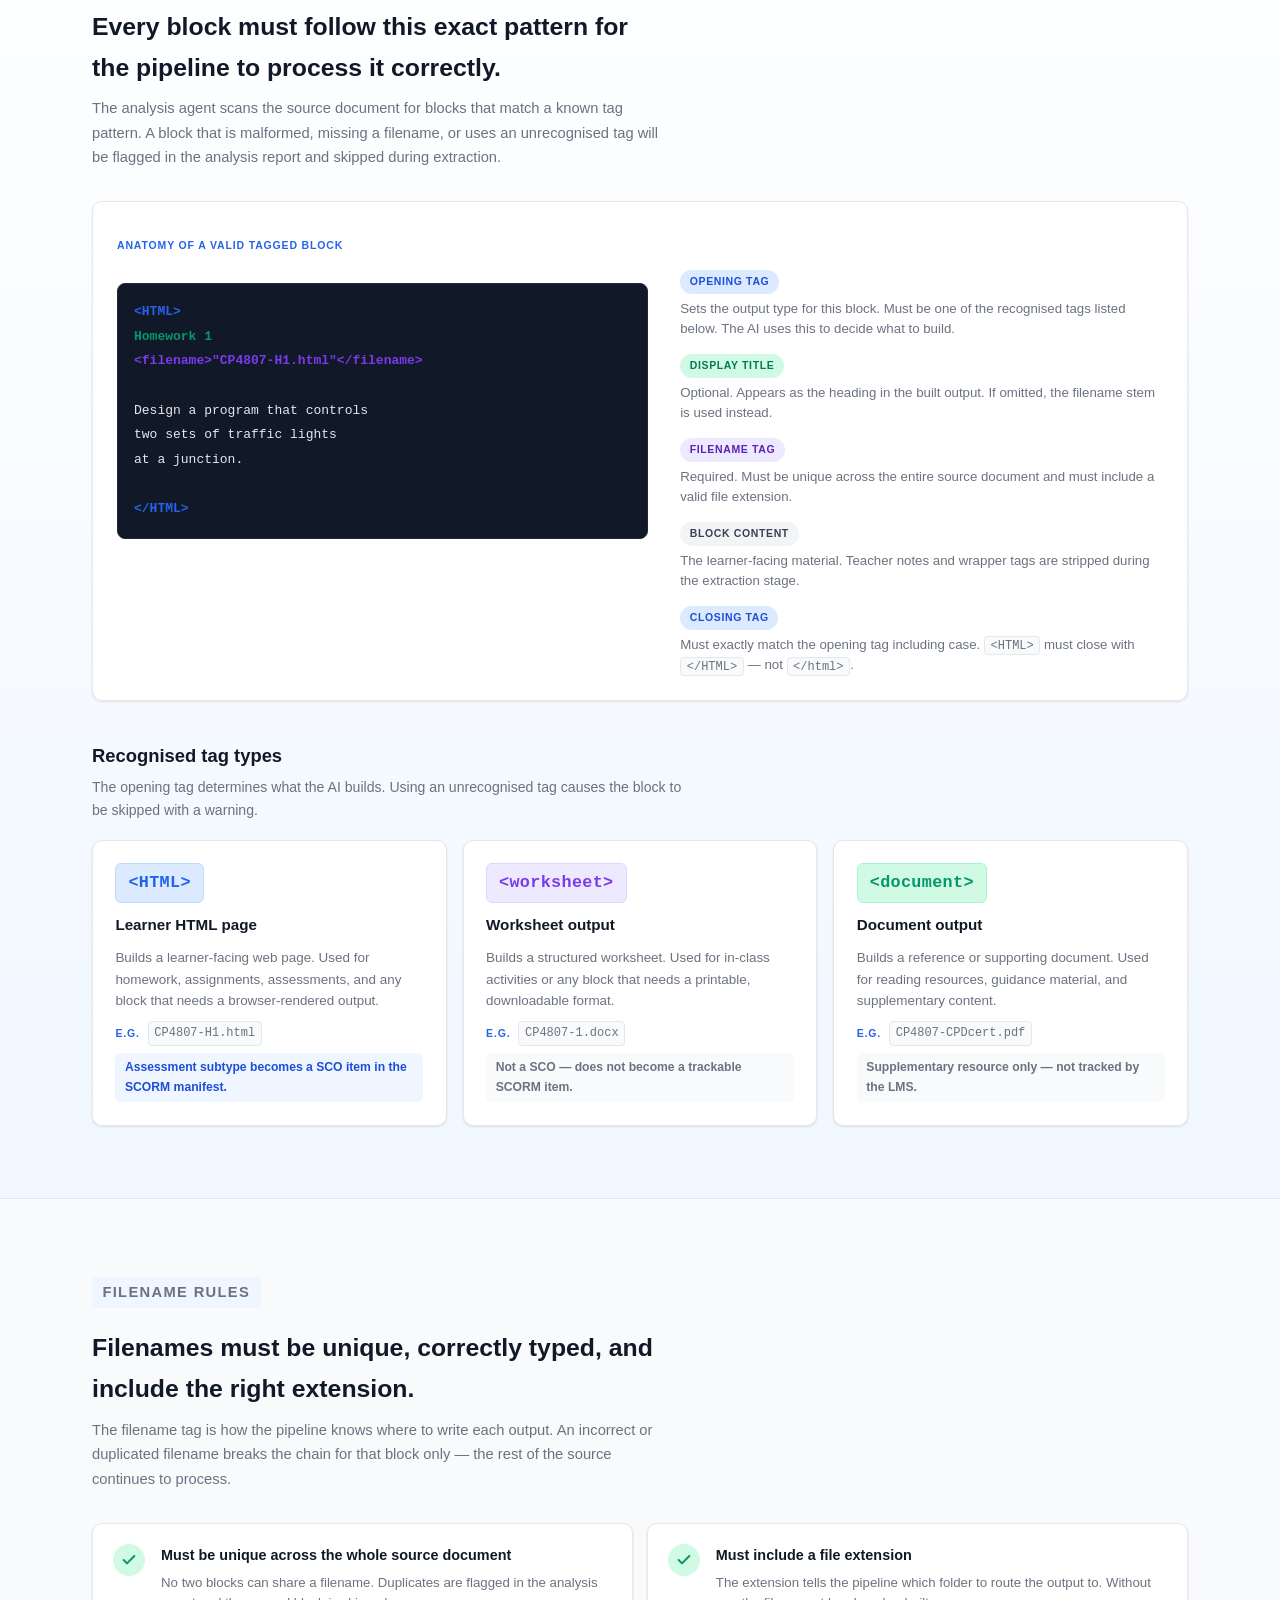
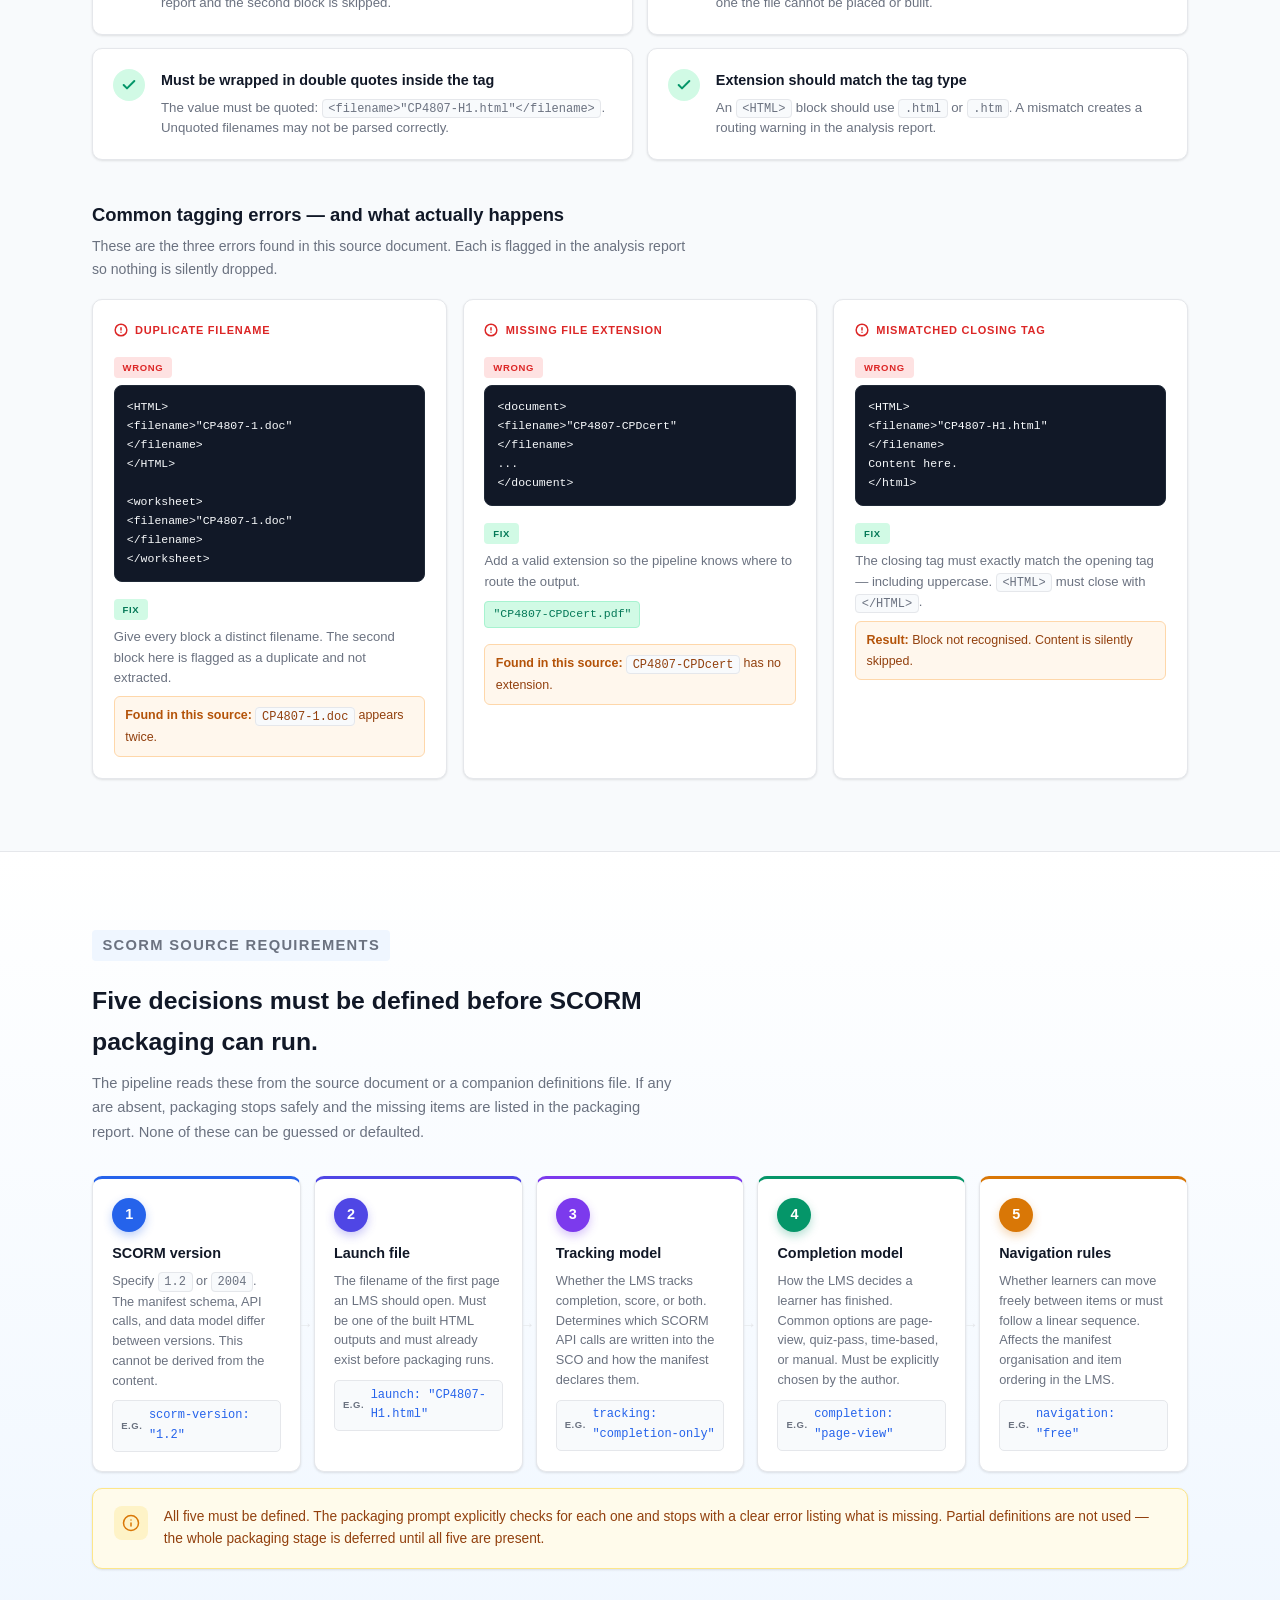
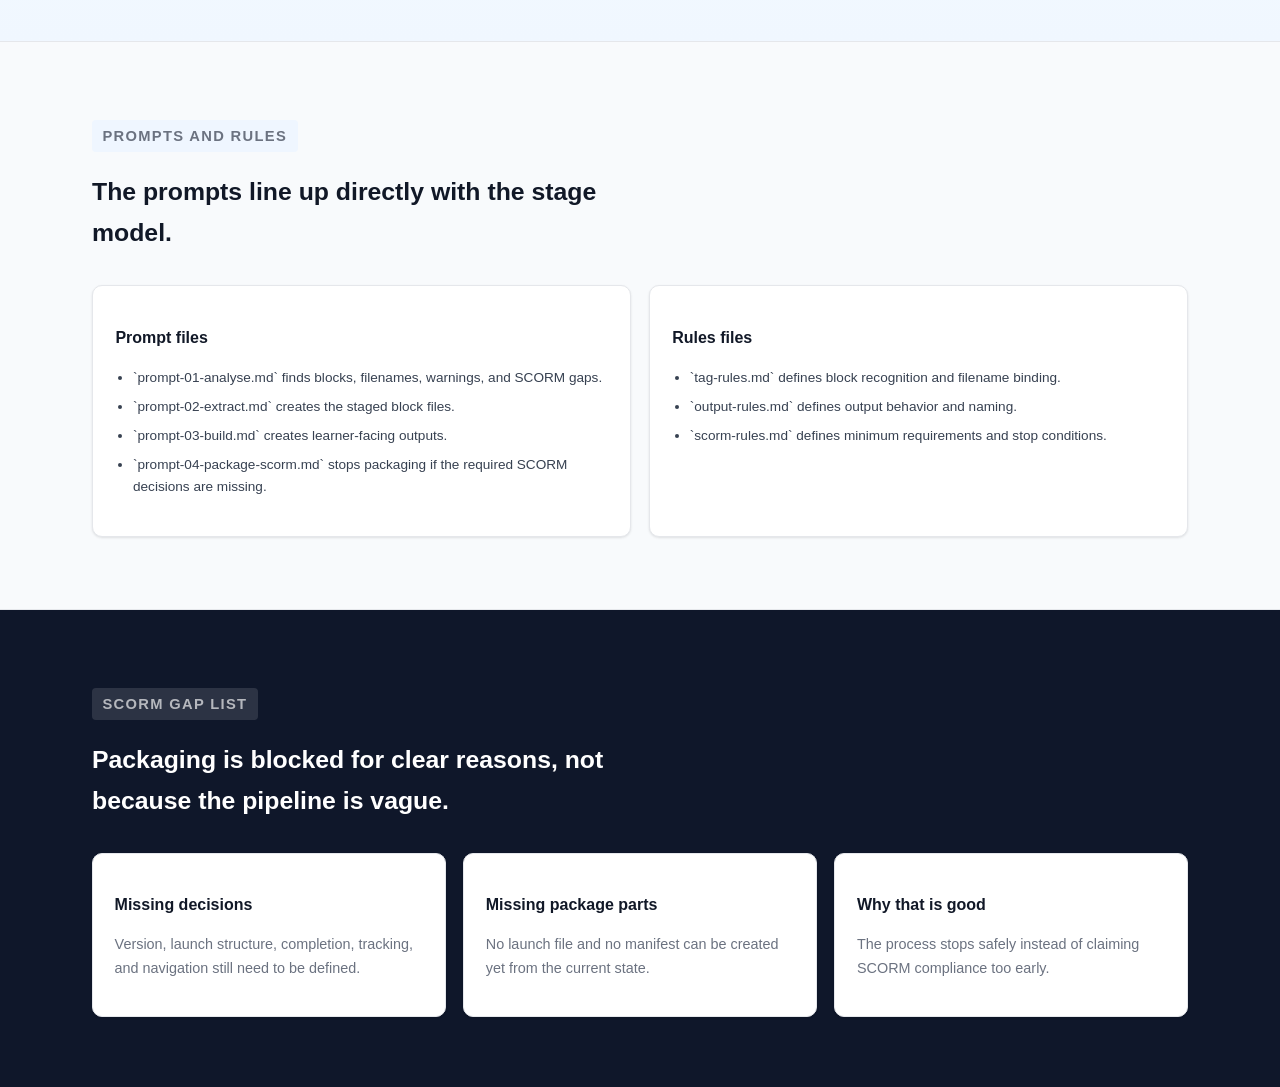
<file: backend.html>
<!DOCTYPE html>
<html lang="en">
<head>
  <meta charset="UTF-8" />
  <meta name="viewport" content="width=device-width, initial-scale=1.0" />
  <title>Under the Hood | Course Build Prototype</title>
  <link rel="stylesheet" href="styles.css" />
</head>
<body>
  <header class="site-header">
    <div class="wrap nav-shell">
      <a class="brand" href="index.html">Course Build Prototype</a>
      <nav class="site-nav" aria-label="Primary">
        <a href="index.html">Overview</a>
        <a href="workflow.html">How it works</a>
        <a class="is-active" href="backend.html" aria-current="page">Under the hood</a>
        <a href="upload.html">Upload prototype</a>
      </nav>
    </div>
  </header>

  <main>
    <section class="hero hero-backend">
      <div class="wrap simple-hero simple-hero-single">
        <div class="simple-hero-copy">
          <p class="eyebrow">Under The Hood</p>
          <h1>The reference page: proof, structure, warnings, and SCORM gaps.</h1>
          <p class="lede">
            This is where the detailed evidence lives after the front pages are simplified.
          </p>
        </div>
      </div>
    </section>

    <section class="section">
      <div class="wrap">
        <div class="section-heading narrow-heading">
          <p class="eyebrow">Current State</p>
          <h2>The prototype has real evidence, but it is not the full build yet.</h2>
        </div>

        <div class="grid two-up">
          <article class="card status-card">
            <table class="status-table">
              <tbody>
                <tr><th>Reports</th><td>5 populated reports</td></tr>
                <tr><th>Tagged blocks</th><td>32 found</td></tr>
                <tr><th>Extracted files</th><td>2 present</td></tr>
                <tr><th>Built outputs</th><td>1 learner HTML and 1 prototype worksheet output</td></tr>
                <tr><th>Validation</th><td>2 of 28 learner outputs confirmed</td></tr>
                <tr><th>SCORM</th><td>Not ready</td></tr>
              </tbody>
            </table>
          </article>

          <article class="card tighten-card">
            <p class="mini-label">Still needs tightening</p>
            <ul class="fact-list">
              <li>Duplicate filename `CP4807-1.doc` still needs to be resolved in the source.</li>
              <li>`CP4807-CPDcert` still needs a file extension.</li>
              <li>The remaining 26 learner outputs still need to be built.</li>
              <li>SCORM version, launch structure, tracking, completion, and navigation are still undefined.</li>
            </ul>
          </article>
        </div>
      </div>
    </section>

    <section class="section section-tint">
      <div class="wrap">
        <div class="section-heading narrow-heading">
          <p class="eyebrow">Core Files</p>
          <h2>The repo already contains the pieces the pipeline needs.</h2>
        </div>

        <div class="grid two-up">
          <article class="card tree-card">
            <pre class="code-block"><code>source/
outputs/
  extracted/
  html/
  docx/
  browser-course/
  scorm/
reports/
specs/
agents.md
prompt-01-analyse.md
prompt-02-extract.md
prompt-03-build.md
prompt-04-package-scorm.md</code></pre>
          </article>

          <article class="card fact-card">
            <p class="mini-label">What they mean</p>
            <ul class="fact-list">
              <li><code>source/</code> = authoring</li>
              <li><code>reports/</code> = evidence</li>
              <li><code>outputs/</code> = generated files</li>
              <li><code>prompt-*.md</code> = automation steps</li>
              <li><code>specs/</code> + <code>agents.md</code> = rules and stop conditions</li>
            </ul>
          </article>
        </div>
      </div>
    </section>

    <section class="section">
      <div class="wrap">
        <div class="section-heading narrow-heading">
          <p class="eyebrow">Actual Excerpt</p>
          <h2>One small repo snippet makes the evidence feel real.</h2>
        </div>

        <div class="grid two-up">
          <article class="card fact-card">
            <p class="mini-label">From the extracted file</p>
            <pre class="code-block"><code>Homework 1
Design a program that controls two sets
of traffic lights at a junction.

RED: 20 seconds
AMBER: 3 seconds
GREEN: 20 seconds</code></pre>
          </article>

          <article class="card fact-card">
            <p class="mini-label">Why it matters</p>
            <ul class="fact-list">
              <li>This excerpt is taken from <code>outputs/extracted/CP4807-H1.txt</code>.</li>
              <li>It shows the pipeline is preserving real source content, not placeholder copy.</li>
              <li>The same content then becomes <code>outputs/html/CP4807-H1.html</code>.</li>
            </ul>
          </article>
        </div>
      </div>
    </section>

    <section class="section">
      <div class="wrap">
        <div class="section-heading narrow-heading">
          <p class="eyebrow">Proof Chain</p>
          <h2>One example file shows the pipeline is real.</h2>
        </div>

        <div class="grid two-up">
          <article class="card fact-card">
            <p class="mini-label">Example flow</p>
            <ul class="fact-list">
              <li>Analysis identifies `CP4807-H1.html` as Homework 1.</li>
              <li>Extraction creates `outputs/extracted/CP4807-H1.txt`.</li>
              <li>Build creates `outputs/html/CP4807-H1.html`.</li>
              <li>Validation reports no broken internal references in that built file.</li>
            </ul>
          </article>

          <article class="card fact-card">
            <p class="mini-label">Example files present now</p>
            <ul class="fact-list">
              <li>`outputs/extracted/CP4807-1.txt`</li>
              <li>`outputs/extracted/CP4807-H1.txt`</li>
              <li>`outputs/html/CP4807-H1.html`</li>
              <li>`outputs/docx/CP4807-1.html`</li>
            </ul>
          </article>
        </div>
      </div>
    </section>

    <!-- ══════════════════════════════════════════════════
         TAGGING RULES
         ══════════════════════════════════════════════════ -->
    <section class="section section-tint">
      <div class="wrap">
        <div class="section-heading narrow-heading">
          <p class="eyebrow">Source Tagging Rules</p>
          <h2>Every block must follow this exact pattern for the pipeline to process it correctly.</h2>
          <p>The analysis agent scans the source document for blocks that match a known tag pattern. A block that is malformed, missing a filename, or uses an unrecognised tag will be flagged in the analysis report and skipped during extraction.</p>
        </div>

        <!-- Block anatomy -->
        <div class="tag-anatomy card">
          <p class="mini-label">Anatomy of a valid tagged block</p>
          <div class="tag-anatomy-body">
            <div class="tag-anatomy-code">
              <pre class="code-block tag-annotated"><code><span class="ta-open">&lt;HTML&gt;</span>
<span class="ta-title">Homework 1</span>
<span class="ta-fname">&lt;filename&gt;"CP4807-H1.html"&lt;/filename&gt;</span>

<span class="ta-content">Design a program that controls
two sets of traffic lights
at a junction.</span>

<span class="ta-close">&lt;/HTML&gt;</span></code></pre>
            </div>
            <div class="tag-anatomy-notes">
              <div class="anatomy-note">
                <span class="anatomy-pill ap-open">Opening tag</span>
                <p>Sets the output type for this block. Must be one of the recognised tags listed below. The AI uses this to decide what to build.</p>
              </div>
              <div class="anatomy-note">
                <span class="anatomy-pill ap-title">Display title</span>
                <p>Optional. Appears as the heading in the built output. If omitted, the filename stem is used instead.</p>
              </div>
              <div class="anatomy-note">
                <span class="anatomy-pill ap-fname">Filename tag</span>
                <p>Required. Must be unique across the entire source document and must include a valid file extension.</p>
              </div>
              <div class="anatomy-note">
                <span class="anatomy-pill ap-content">Block content</span>
                <p>The learner-facing material. Teacher notes and wrapper tags are stripped during the extraction stage.</p>
              </div>
              <div class="anatomy-note">
                <span class="anatomy-pill ap-close">Closing tag</span>
                <p>Must exactly match the opening tag including case. <code>&lt;HTML&gt;</code> must close with <code>&lt;/HTML&gt;</code> — not <code>&lt;/html&gt;</code>.</p>
              </div>
            </div>
          </div>
        </div>

        <!-- Tag type reference -->
        <div class="subsection-heading">
          <h3>Recognised tag types</h3>
          <p>The opening tag determines what the AI builds. Using an unrecognised tag causes the block to be skipped with a warning.</p>
        </div>

        <div class="grid three-up tag-type-grid">
          <article class="card tag-type-card">
            <code class="tag-display">&lt;HTML&gt;</code>
            <h3>Learner HTML page</h3>
            <p>Builds a learner-facing web page. Used for homework, assignments, assessments, and any block that needs a browser-rendered output.</p>
            <div class="tag-type-foot">
              <div class="tag-type-eg"><span class="mini-label" style="margin:0;display:inline">e.g.</span> <code>CP4807-H1.html</code></div>
              <div class="tag-scorm-note">Assessment subtype becomes a SCO item in the SCORM manifest.</div>
            </div>
          </article>

          <article class="card tag-type-card">
            <code class="tag-display">&lt;worksheet&gt;</code>
            <h3>Worksheet output</h3>
            <p>Builds a structured worksheet. Used for in-class activities or any block that needs a printable, downloadable format.</p>
            <div class="tag-type-foot">
              <div class="tag-type-eg"><span class="mini-label" style="margin:0;display:inline">e.g.</span> <code>CP4807-1.docx</code></div>
              <div class="tag-scorm-note tag-scorm-neutral">Not a SCO — does not become a trackable SCORM item.</div>
            </div>
          </article>

          <article class="card tag-type-card">
            <code class="tag-display">&lt;document&gt;</code>
            <h3>Document output</h3>
            <p>Builds a reference or supporting document. Used for reading resources, guidance material, and supplementary content.</p>
            <div class="tag-type-foot">
              <div class="tag-type-eg"><span class="mini-label" style="margin:0;display:inline">e.g.</span> <code>CP4807-CPDcert.pdf</code></div>
              <div class="tag-scorm-note tag-scorm-neutral">Supplementary resource only — not tracked by the LMS.</div>
            </div>
          </article>
        </div>
      </div>
    </section>

    <!-- ══════════════════════════════════════════════════
         FILENAME RULES + COMMON ERRORS
         ══════════════════════════════════════════════════ -->
    <section class="section">
      <div class="wrap">
        <div class="section-heading narrow-heading">
          <p class="eyebrow">Filename Rules</p>
          <h2>Filenames must be unique, correctly typed, and include the right extension.</h2>
          <p>The filename tag is how the pipeline knows where to write each output. An incorrect or duplicated filename breaks the chain for that block only — the rest of the source continues to process.</p>
        </div>

        <!-- 4 filename rules -->
        <div class="grid two-up fname-rules-grid">
          <div class="card fname-rule">
            <div class="fname-rule-icon ok">
              <svg width="16" height="16" viewBox="0 0 24 24" fill="none" stroke="currentColor" stroke-width="3" stroke-linecap="round" stroke-linejoin="round" aria-hidden="true"><polyline points="20 6 9 17 4 12"/></svg>
            </div>
            <div>
              <strong>Must be unique across the whole source document</strong>
              <p>No two blocks can share a filename. Duplicates are flagged in the analysis report and the second block is skipped.</p>
            </div>
          </div>
          <div class="card fname-rule">
            <div class="fname-rule-icon ok">
              <svg width="16" height="16" viewBox="0 0 24 24" fill="none" stroke="currentColor" stroke-width="3" stroke-linecap="round" stroke-linejoin="round" aria-hidden="true"><polyline points="20 6 9 17 4 12"/></svg>
            </div>
            <div>
              <strong>Must include a file extension</strong>
              <p>The extension tells the pipeline which folder to route the output to. Without one the file cannot be placed or built.</p>
            </div>
          </div>
          <div class="card fname-rule">
            <div class="fname-rule-icon ok">
              <svg width="16" height="16" viewBox="0 0 24 24" fill="none" stroke="currentColor" stroke-width="3" stroke-linecap="round" stroke-linejoin="round" aria-hidden="true"><polyline points="20 6 9 17 4 12"/></svg>
            </div>
            <div>
              <strong>Must be wrapped in double quotes inside the tag</strong>
              <p>The value must be quoted: <code>&lt;filename&gt;"CP4807-H1.html"&lt;/filename&gt;</code>. Unquoted filenames may not be parsed correctly.</p>
            </div>
          </div>
          <div class="card fname-rule">
            <div class="fname-rule-icon ok">
              <svg width="16" height="16" viewBox="0 0 24 24" fill="none" stroke="currentColor" stroke-width="3" stroke-linecap="round" stroke-linejoin="round" aria-hidden="true"><polyline points="20 6 9 17 4 12"/></svg>
            </div>
            <div>
              <strong>Extension should match the tag type</strong>
              <p>An <code>&lt;HTML&gt;</code> block should use <code>.html</code> or <code>.htm</code>. A mismatch creates a routing warning in the analysis report.</p>
            </div>
          </div>
        </div>

        <!-- Common errors -->
        <div class="subsection-heading" style="margin-top:2.5rem;">
          <h3>Common tagging errors — and what actually happens</h3>
          <p>These are the three errors found in this source document. Each is flagged in the analysis report so nothing is silently dropped.</p>
        </div>

        <div class="grid three-up error-cards-grid">

          <article class="card error-card">
            <div class="error-type-label">
              <svg width="14" height="14" viewBox="0 0 24 24" fill="none" stroke="currentColor" stroke-width="2.5" stroke-linecap="round" aria-hidden="true"><circle cx="12" cy="12" r="10"/><line x1="12" y1="8" x2="12" y2="12"/><line x1="12" y1="16" x2="12.01" y2="16"/></svg>
              Duplicate filename
            </div>
            <div class="error-split">
              <div>
                <div class="error-badge-wrong">Wrong</div>
                <pre class="code-block code-block-sm"><code>&lt;HTML&gt;
&lt;filename&gt;"CP4807-1.doc"
&lt;/filename&gt;
&lt;/HTML&gt;

&lt;worksheet&gt;
&lt;filename&gt;"CP4807-1.doc"
&lt;/filename&gt;
&lt;/worksheet&gt;</code></pre>
              </div>
              <div class="error-fix-block">
                <div class="error-badge-fix">Fix</div>
                <p>Give every block a distinct filename. The second block here is flagged as a duplicate and not extracted.</p>
                <div class="error-real-case">
                  <strong>Found in this source:</strong> <code>CP4807-1.doc</code> appears twice.
                </div>
              </div>
            </div>
          </article>

          <article class="card error-card">
            <div class="error-type-label">
              <svg width="14" height="14" viewBox="0 0 24 24" fill="none" stroke="currentColor" stroke-width="2.5" stroke-linecap="round" aria-hidden="true"><circle cx="12" cy="12" r="10"/><line x1="12" y1="8" x2="12" y2="12"/><line x1="12" y1="16" x2="12.01" y2="16"/></svg>
              Missing file extension
            </div>
            <div class="error-split">
              <div>
                <div class="error-badge-wrong">Wrong</div>
                <pre class="code-block code-block-sm"><code>&lt;document&gt;
&lt;filename&gt;"CP4807-CPDcert"
&lt;/filename&gt;
...
&lt;/document&gt;</code></pre>
              </div>
              <div class="error-fix-block">
                <div class="error-badge-fix">Fix</div>
                <p>Add a valid extension so the pipeline knows where to route the output.</p>
                <code class="fix-inline">"CP4807-CPDcert.pdf"</code>
                <div class="error-real-case">
                  <strong>Found in this source:</strong> <code>CP4807-CPDcert</code> has no extension.
                </div>
              </div>
            </div>
          </article>

          <article class="card error-card">
            <div class="error-type-label">
              <svg width="14" height="14" viewBox="0 0 24 24" fill="none" stroke="currentColor" stroke-width="2.5" stroke-linecap="round" aria-hidden="true"><circle cx="12" cy="12" r="10"/><line x1="12" y1="8" x2="12" y2="12"/><line x1="12" y1="16" x2="12.01" y2="16"/></svg>
              Mismatched closing tag
            </div>
            <div class="error-split">
              <div>
                <div class="error-badge-wrong">Wrong</div>
                <pre class="code-block code-block-sm"><code>&lt;HTML&gt;
&lt;filename&gt;"CP4807-H1.html"
&lt;/filename&gt;
Content here.
&lt;/html&gt;</code></pre>
              </div>
              <div class="error-fix-block">
                <div class="error-badge-fix">Fix</div>
                <p>The closing tag must exactly match the opening tag — including uppercase. <code>&lt;HTML&gt;</code> must close with <code>&lt;/HTML&gt;</code>.</p>
                <div class="error-real-case">
                  <strong>Result:</strong> Block not recognised. Content is silently skipped.
                </div>
              </div>
            </div>
          </article>

        </div>
      </div>
    </section>

    <!-- ══════════════════════════════════════════════════
         SCORM SOURCE REQUIREMENTS
         ══════════════════════════════════════════════════ -->
    <section class="section section-tint">
      <div class="wrap">
        <div class="section-heading narrow-heading">
          <p class="eyebrow">SCORM Source Requirements</p>
          <h2>Five decisions must be defined before SCORM packaging can run.</h2>
          <p>The pipeline reads these from the source document or a companion definitions file. If any are absent, packaging stops safely and the missing items are listed in the packaging report. None of these can be guessed or defaulted.</p>
        </div>

        <div class="scorm-req-grid">

          <article class="card scorm-req-card">
            <div class="scorm-req-num">1</div>
            <div class="scorm-req-body">
              <h3>SCORM version</h3>
              <p>Specify <code>1.2</code> or <code>2004</code>. The manifest schema, API calls, and data model differ between versions. This cannot be derived from the content.</p>
              <div class="scorm-req-eg"><span>e.g.</span><code>scorm-version: "1.2"</code></div>
            </div>
          </article>

          <article class="card scorm-req-card">
            <div class="scorm-req-num">2</div>
            <div class="scorm-req-body">
              <h3>Launch file</h3>
              <p>The filename of the first page an LMS should open. Must be one of the built HTML outputs and must already exist before packaging runs.</p>
              <div class="scorm-req-eg"><span>e.g.</span><code>launch: "CP4807-H1.html"</code></div>
            </div>
          </article>

          <article class="card scorm-req-card">
            <div class="scorm-req-num">3</div>
            <div class="scorm-req-body">
              <h3>Tracking model</h3>
              <p>Whether the LMS tracks completion, score, or both. Determines which SCORM API calls are written into the SCO and how the manifest declares them.</p>
              <div class="scorm-req-eg"><span>e.g.</span><code>tracking: "completion-only"</code></div>
            </div>
          </article>

          <article class="card scorm-req-card">
            <div class="scorm-req-num">4</div>
            <div class="scorm-req-body">
              <h3>Completion model</h3>
              <p>How the LMS decides a learner has finished. Common options are page-view, quiz-pass, time-based, or manual. Must be explicitly chosen by the author.</p>
              <div class="scorm-req-eg"><span>e.g.</span><code>completion: "page-view"</code></div>
            </div>
          </article>

          <article class="card scorm-req-card">
            <div class="scorm-req-num">5</div>
            <div class="scorm-req-body">
              <h3>Navigation rules</h3>
              <p>Whether learners can move freely between items or must follow a linear sequence. Affects the manifest organisation and item ordering in the LMS.</p>
              <div class="scorm-req-eg"><span>e.g.</span><code>navigation: "free"</code></div>
            </div>
          </article>

        </div>

        <div class="scorm-req-note card" style="margin-top:1rem;">
          <div class="scorm-req-note-icon">
            <svg width="18" height="18" viewBox="0 0 24 24" fill="none" stroke="currentColor" stroke-width="2" stroke-linecap="round" stroke-linejoin="round" aria-hidden="true"><circle cx="12" cy="12" r="10"/><line x1="12" y1="16" x2="12" y2="12"/><line x1="12" y1="8" x2="12.01" y2="8"/></svg>
          </div>
          <p>All five must be defined. The packaging prompt explicitly checks for each one and stops with a clear error listing what is missing. Partial definitions are not used — the whole packaging stage is deferred until all five are present.</p>
        </div>
      </div>
    </section>

    <section class="section">
      <div class="wrap">
        <div class="section-heading narrow-heading">
          <p class="eyebrow">Prompts And Rules</p>
          <h2>The prompts line up directly with the stage model.</h2>
        </div>

        <div class="grid two-up">
          <article class="card coverage-card">
            <h3>Prompt files</h3>
            <ul class="fact-list">
              <li>`prompt-01-analyse.md` finds blocks, filenames, warnings, and SCORM gaps.</li>
              <li>`prompt-02-extract.md` creates the staged block files.</li>
              <li>`prompt-03-build.md` creates learner-facing outputs.</li>
              <li>`prompt-04-package-scorm.md` stops packaging if the required SCORM decisions are missing.</li>
            </ul>
          </article>

          <article class="card coverage-card">
            <h3>Rules files</h3>
            <ul class="fact-list">
              <li>`tag-rules.md` defines block recognition and filename binding.</li>
              <li>`output-rules.md` defines output behavior and naming.</li>
              <li>`scorm-rules.md` defines minimum requirements and stop conditions.</li>
            </ul>
          </article>
        </div>
      </div>
    </section>

    <section class="section section-dark">
      <div class="wrap">
        <div class="section-heading narrow-heading">
          <p class="eyebrow">SCORM Gap List</p>
          <h2>Packaging is blocked for clear reasons, not because the pipeline is vague.</h2>
        </div>

        <div class="grid three-up">
          <article class="card benefit-card light-card">
            <h3>Missing decisions</h3>
            <p>Version, launch structure, completion, tracking, and navigation still need to be defined.</p>
          </article>
          <article class="card benefit-card light-card">
            <h3>Missing package parts</h3>
            <p>No launch file and no manifest can be created yet from the current state.</p>
          </article>
          <article class="card benefit-card light-card">
            <h3>Why that is good</h3>
            <p>The process stops safely instead of claiming SCORM compliance too early.</p>
          </article>
        </div>
      </div>
    </section>
  </main>
</body>
</html>
</file>
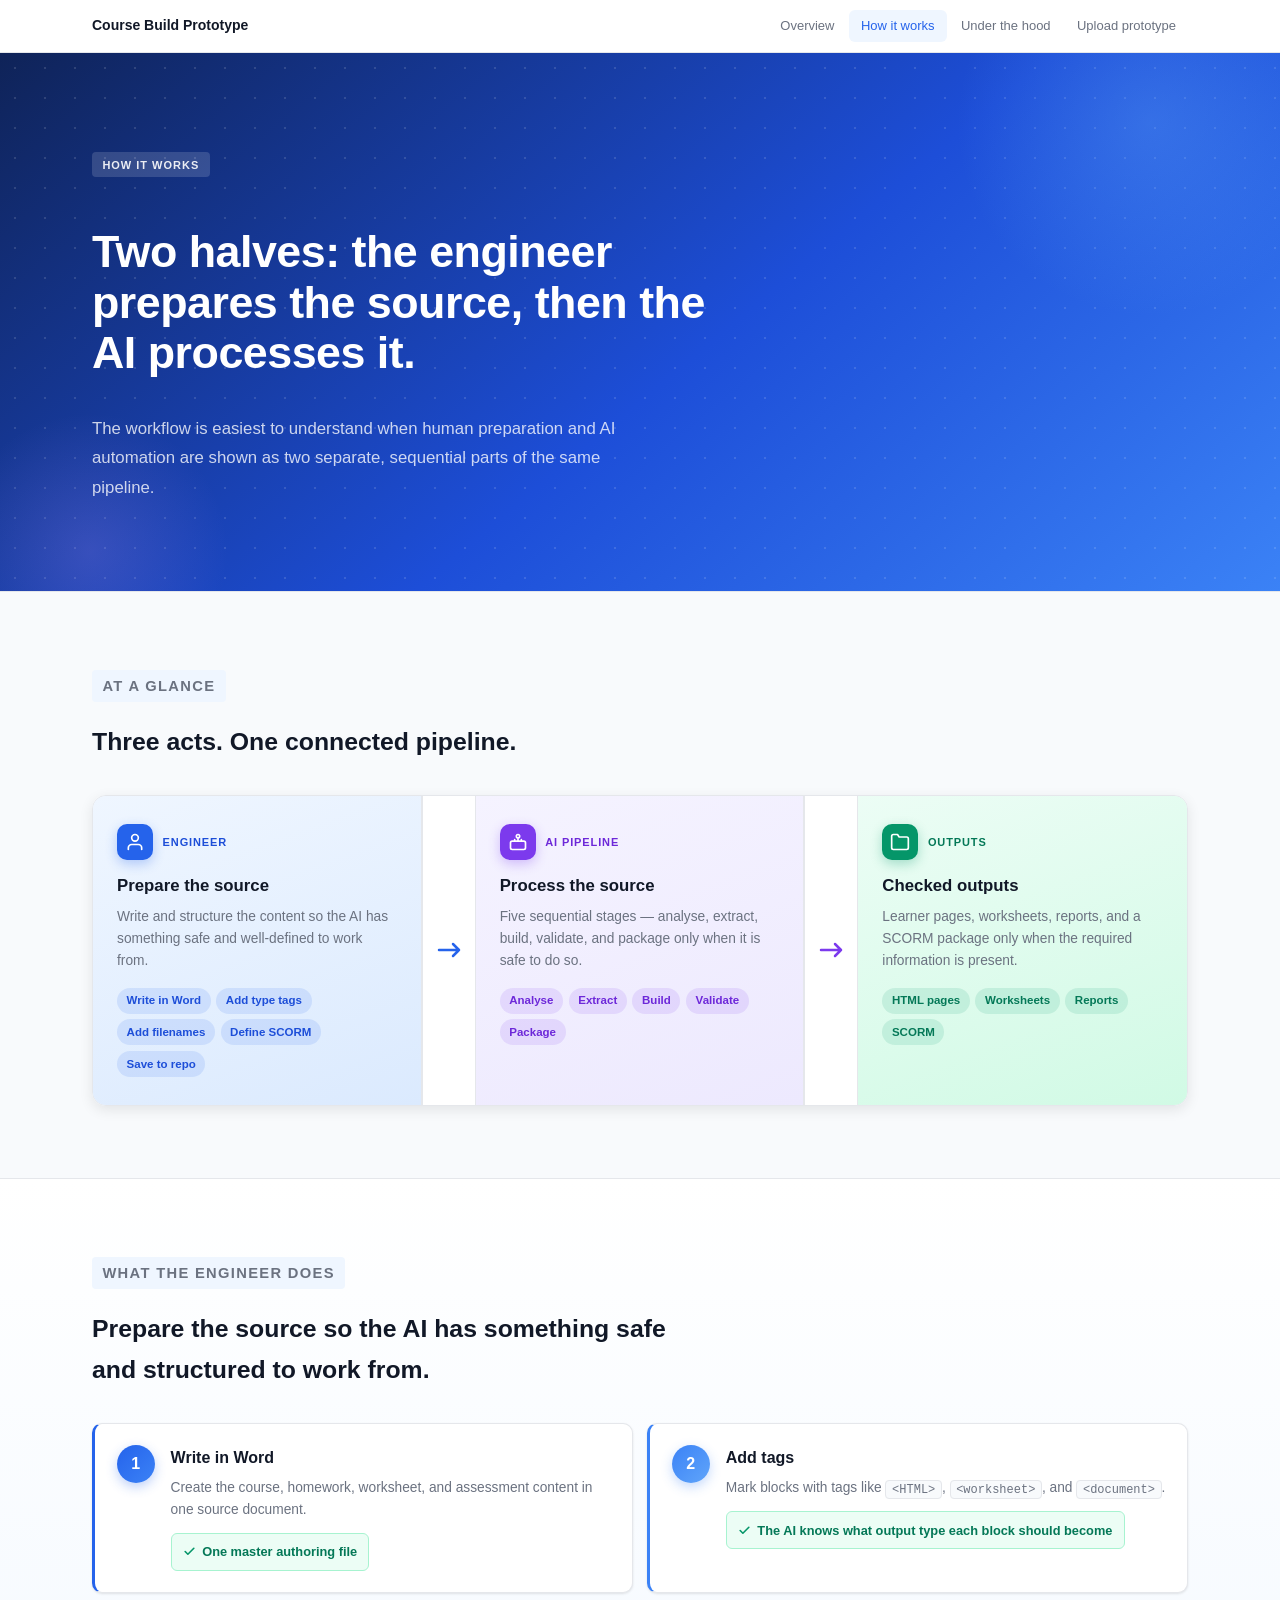
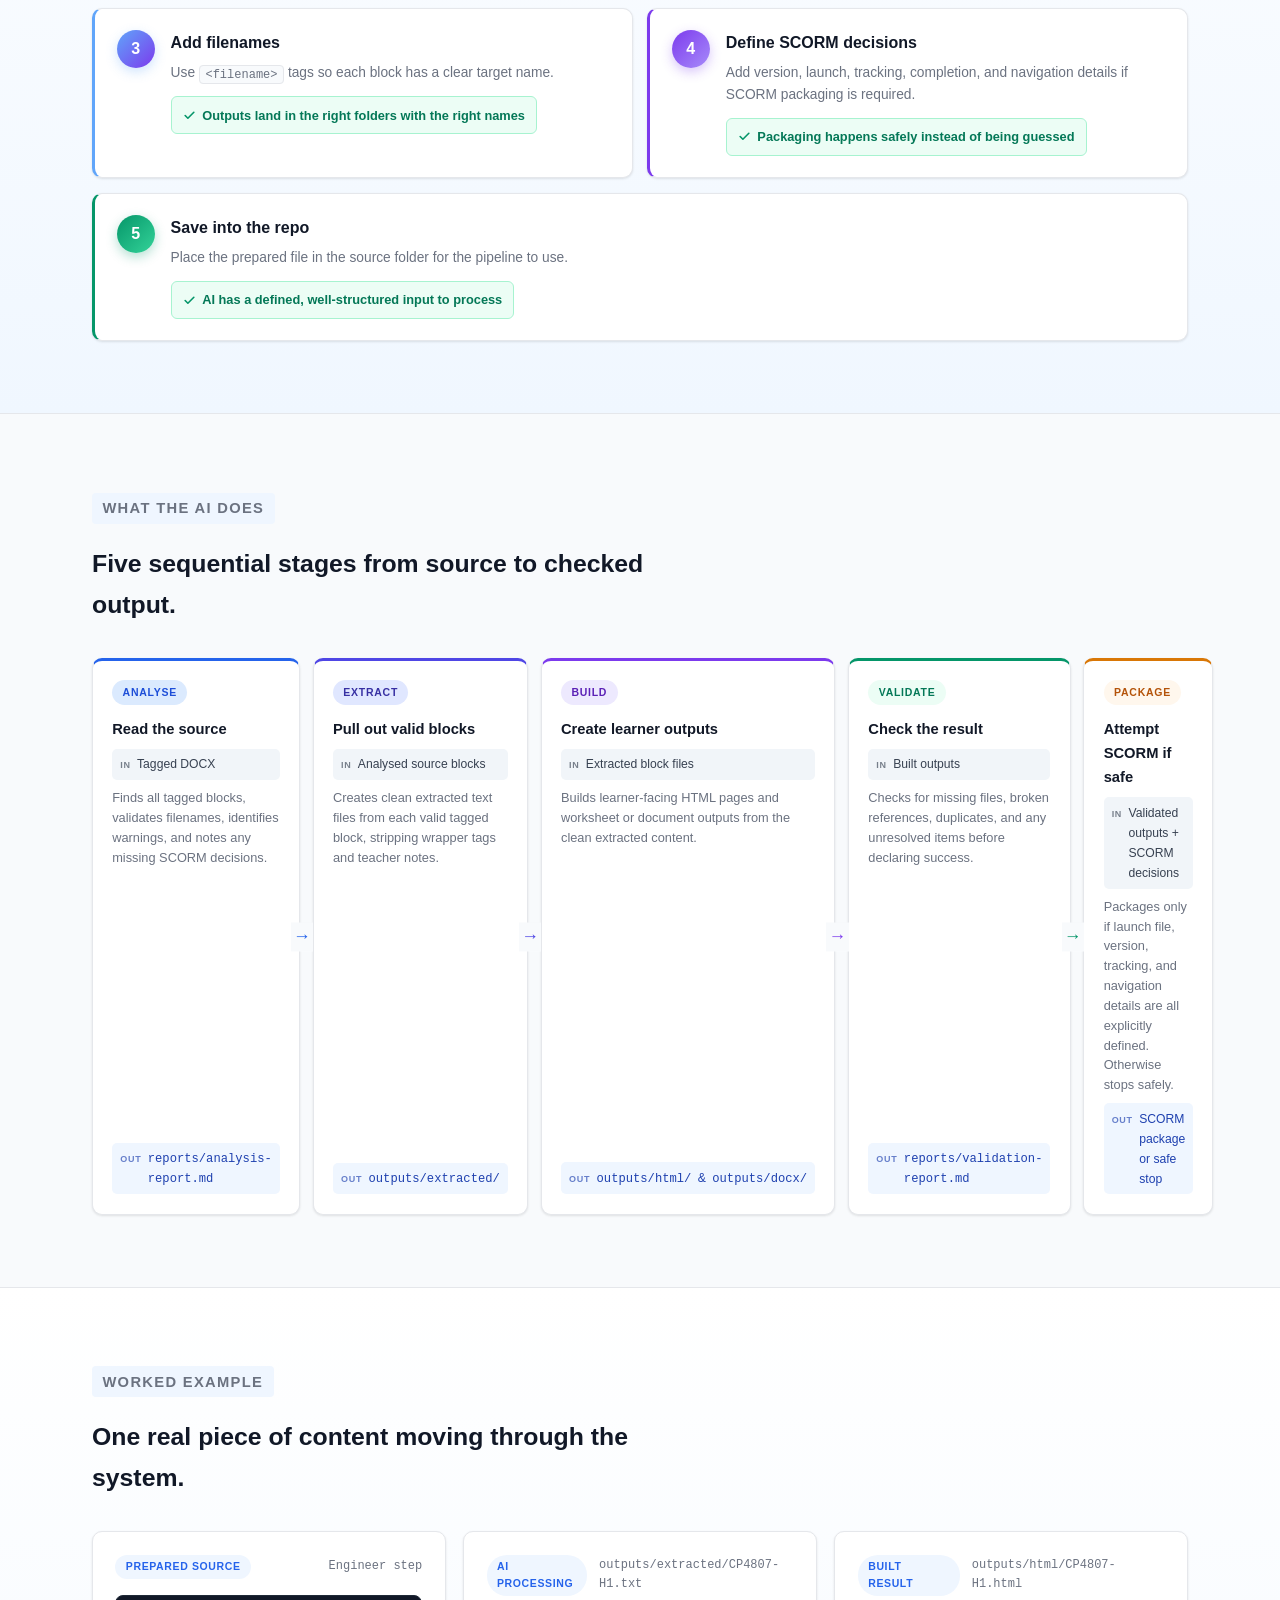
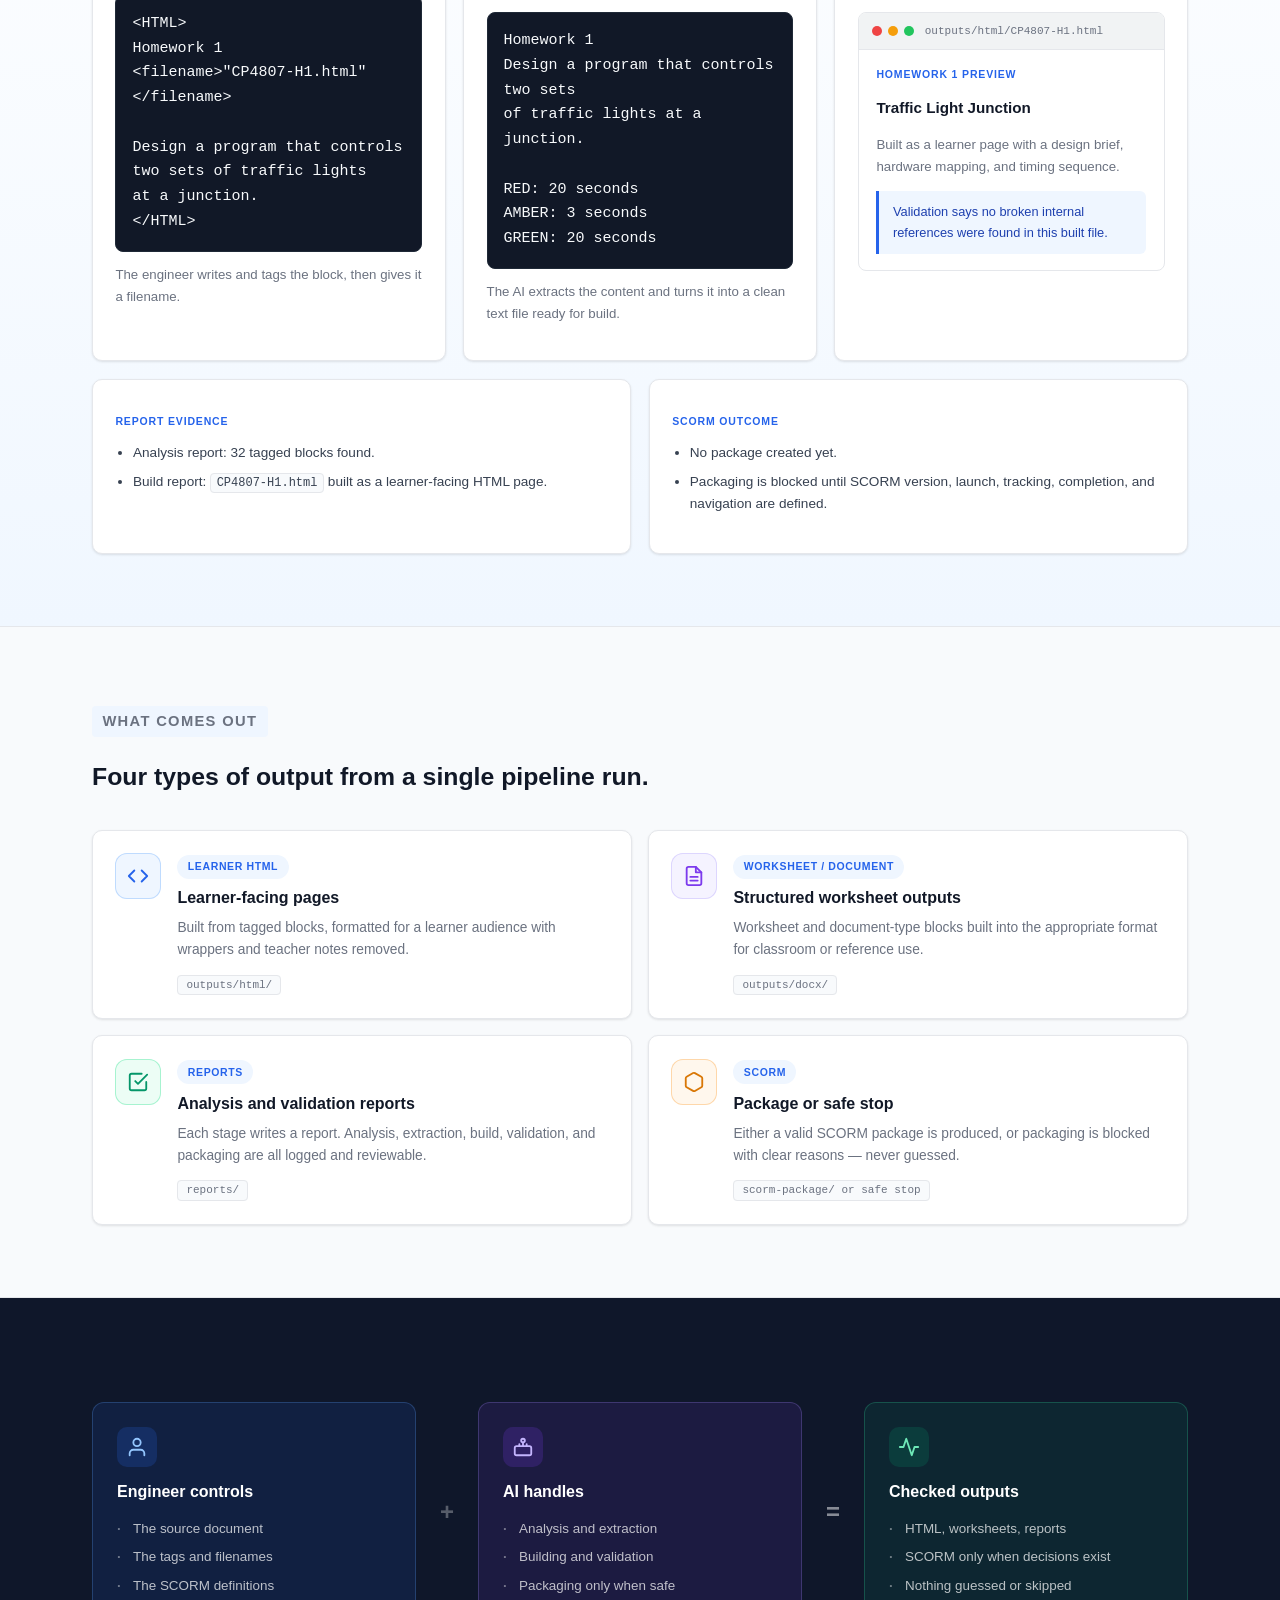
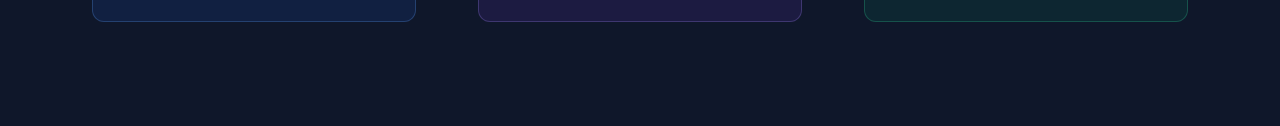
<file: workflow.html>
<!DOCTYPE html>
<html lang="en">
<head>
  <meta charset="UTF-8" />
  <meta name="viewport" content="width=device-width, initial-scale=1.0" />
  <title>How It Works | Course Build Prototype</title>
  <link rel="stylesheet" href="styles.css" />
</head>
<body>
  <header class="site-header">
    <div class="wrap nav-shell">
      <a class="brand" href="index.html">Course Build Prototype</a>
      <nav class="site-nav" aria-label="Primary">
        <a href="index.html">Overview</a>
        <a class="is-active" href="workflow.html" aria-current="page">How it works</a>
        <a href="backend.html">Under the hood</a>
        <a href="upload.html">Upload prototype</a>
      </nav>
    </div>
  </header>

  <main>
    <section class="hero hero-workflow">
      <div class="hero-dot-grid" aria-hidden="true"></div>
      <div class="hero-orb hero-orb-1" aria-hidden="true"></div>
      <div class="hero-orb hero-orb-2" aria-hidden="true"></div>
      <div class="wrap simple-hero simple-hero-single">
        <div class="simple-hero-copy">
          <p class="eyebrow">How It Works</p>
          <h1>Two halves: the engineer prepares the source, then the AI processes it.</h1>
          <p class="lede">The workflow is easiest to understand when human preparation and AI automation are shown as two separate, sequential parts of the same pipeline.</p>
        </div>
      </div>
    </section>

    <!-- ── AT A GLANCE ── -->
    <section class="section">
      <div class="wrap">
        <div class="section-heading narrow-heading">
          <p class="eyebrow">At A Glance</p>
          <h2>Three acts. One connected pipeline.</h2>
        </div>

        <div class="wf-overview">

          <div class="wf-phase wf-phase-human">
            <div class="wf-phase-head">
              <div class="wf-phase-icon wf-icon-human">
                <svg width="20" height="20" viewBox="0 0 24 24" fill="none" stroke="currentColor" stroke-width="2" stroke-linecap="round" stroke-linejoin="round" aria-hidden="true">
                  <path d="M20 21v-2a4 4 0 0 0-4-4H8a4 4 0 0 0-4 4v2"/>
                  <circle cx="12" cy="7" r="4"/>
                </svg>
              </div>
              <span class="wf-phase-role">Engineer</span>
            </div>
            <h3>Prepare the source</h3>
            <p>Write and structure the content so the AI has something safe and well-defined to work from.</p>
            <div class="wf-phase-chips">
              <span>Write in Word</span>
              <span>Add type tags</span>
              <span>Add filenames</span>
              <span>Define SCORM</span>
              <span>Save to repo</span>
            </div>
          </div>

          <div class="wf-phase-arrow" aria-hidden="true">
            <svg width="36" height="36" viewBox="0 0 36 36" fill="none">
              <path d="M8 18h20M22 12l6 6-6 6" stroke="#2563eb" stroke-width="2.5" stroke-linecap="round" stroke-linejoin="round"/>
            </svg>
          </div>

          <div class="wf-phase wf-phase-ai">
            <div class="wf-phase-head">
              <div class="wf-phase-icon wf-icon-ai">
                <svg width="20" height="20" viewBox="0 0 24 24" fill="none" stroke="currentColor" stroke-width="2" stroke-linecap="round" stroke-linejoin="round" aria-hidden="true">
                  <rect x="3" y="11" width="18" height="10" rx="2"/>
                  <circle cx="12" cy="5" r="2"/>
                  <path d="M12 7v4M8 11V9M16 11V9"/>
                </svg>
              </div>
              <span class="wf-phase-role">AI Pipeline</span>
            </div>
            <h3>Process the source</h3>
            <p>Five sequential stages — analyse, extract, build, validate, and package only when it is safe to do so.</p>
            <div class="wf-phase-chips">
              <span>Analyse</span>
              <span>Extract</span>
              <span>Build</span>
              <span>Validate</span>
              <span>Package</span>
            </div>
          </div>

          <div class="wf-phase-arrow" aria-hidden="true">
            <svg width="36" height="36" viewBox="0 0 36 36" fill="none">
              <path d="M8 18h20M22 12l6 6-6 6" stroke="#7c3aed" stroke-width="2.5" stroke-linecap="round" stroke-linejoin="round"/>
            </svg>
          </div>

          <div class="wf-phase wf-phase-output">
            <div class="wf-phase-head">
              <div class="wf-phase-icon wf-icon-output">
                <svg width="20" height="20" viewBox="0 0 24 24" fill="none" stroke="currentColor" stroke-width="2" stroke-linecap="round" stroke-linejoin="round" aria-hidden="true">
                  <path d="M22 19a2 2 0 0 1-2 2H4a2 2 0 0 1-2-2V5a2 2 0 0 1 2-2h5l2 3h9a2 2 0 0 1 2 2z"/>
                </svg>
              </div>
              <span class="wf-phase-role">Outputs</span>
            </div>
            <h3>Checked outputs</h3>
            <p>Learner pages, worksheets, reports, and a SCORM package only when the required information is present.</p>
            <div class="wf-phase-chips">
              <span>HTML pages</span>
              <span>Worksheets</span>
              <span>Reports</span>
              <span>SCORM</span>
            </div>
          </div>

        </div>
      </div>
    </section>

    <!-- ── WHAT THE ENGINEER DOES ── -->
    <section class="section section-tint">
      <div class="wrap">
        <div class="section-heading narrow-heading">
          <p class="eyebrow">What The Engineer Does</p>
          <h2>Prepare the source so the AI has something safe and structured to work from.</h2>
        </div>

        <div class="eng-steps">

          <article class="eng-step card">
            <div class="eng-step-num">1</div>
            <div class="eng-step-body">
              <h3>Write in Word</h3>
              <p>Create the course, homework, worksheet, and assessment content in one source document.</p>
              <div class="eng-step-result">
                <svg width="13" height="13" viewBox="0 0 24 24" fill="none" stroke="currentColor" stroke-width="3" stroke-linecap="round" stroke-linejoin="round" aria-hidden="true"><polyline points="20 6 9 17 4 12"/></svg>
                One master authoring file
              </div>
            </div>
          </article>

          <article class="eng-step card">
            <div class="eng-step-num">2</div>
            <div class="eng-step-body">
              <h3>Add tags</h3>
              <p>Mark blocks with tags like <code>&lt;HTML&gt;</code>, <code>&lt;worksheet&gt;</code>, and <code>&lt;document&gt;</code>.</p>
              <div class="eng-step-result">
                <svg width="13" height="13" viewBox="0 0 24 24" fill="none" stroke="currentColor" stroke-width="3" stroke-linecap="round" stroke-linejoin="round" aria-hidden="true"><polyline points="20 6 9 17 4 12"/></svg>
                The AI knows what output type each block should become
              </div>
            </div>
          </article>

          <article class="eng-step card">
            <div class="eng-step-num">3</div>
            <div class="eng-step-body">
              <h3>Add filenames</h3>
              <p>Use <code>&lt;filename&gt;</code> tags so each block has a clear target name.</p>
              <div class="eng-step-result">
                <svg width="13" height="13" viewBox="0 0 24 24" fill="none" stroke="currentColor" stroke-width="3" stroke-linecap="round" stroke-linejoin="round" aria-hidden="true"><polyline points="20 6 9 17 4 12"/></svg>
                Outputs land in the right folders with the right names
              </div>
            </div>
          </article>

          <article class="eng-step card">
            <div class="eng-step-num">4</div>
            <div class="eng-step-body">
              <h3>Define SCORM decisions</h3>
              <p>Add version, launch, tracking, completion, and navigation details if SCORM packaging is required.</p>
              <div class="eng-step-result">
                <svg width="13" height="13" viewBox="0 0 24 24" fill="none" stroke="currentColor" stroke-width="3" stroke-linecap="round" stroke-linejoin="round" aria-hidden="true"><polyline points="20 6 9 17 4 12"/></svg>
                Packaging happens safely instead of being guessed
              </div>
            </div>
          </article>

          <article class="eng-step card eng-step-last">
            <div class="eng-step-num">5</div>
            <div class="eng-step-body">
              <h3>Save into the repo</h3>
              <p>Place the prepared file in the source folder for the pipeline to use.</p>
              <div class="eng-step-result">
                <svg width="13" height="13" viewBox="0 0 24 24" fill="none" stroke="currentColor" stroke-width="3" stroke-linecap="round" stroke-linejoin="round" aria-hidden="true"><polyline points="20 6 9 17 4 12"/></svg>
                AI has a defined, well-structured input to process
              </div>
            </div>
          </article>

        </div>
      </div>
    </section>

    <!-- ── WHAT THE AI DOES ── -->
    <section class="section">
      <div class="wrap">
        <div class="section-heading narrow-heading">
          <p class="eyebrow">What The AI Does</p>
          <h2>Five sequential stages from source to checked output.</h2>
        </div>

        <div class="ai-pipeline-grid">

          <article class="card ai-stage">
            <span class="ai-stage-tag ai-tag-1">Analyse</span>
            <h3>Read the source</h3>
            <div class="ai-stage-in">
              <span class="ai-io-label">In</span>
              Tagged DOCX
            </div>
            <p>Finds all tagged blocks, validates filenames, identifies warnings, and notes any missing SCORM decisions.</p>
            <div class="ai-stage-out">
              <span class="ai-io-label">Out</span>
              <code>reports/analysis-report.md</code>
            </div>
          </article>

          <article class="card ai-stage">
            <span class="ai-stage-tag ai-tag-2">Extract</span>
            <h3>Pull out valid blocks</h3>
            <div class="ai-stage-in">
              <span class="ai-io-label">In</span>
              Analysed source blocks
            </div>
            <p>Creates clean extracted text files from each valid tagged block, stripping wrapper tags and teacher notes.</p>
            <div class="ai-stage-out">
              <span class="ai-io-label">Out</span>
              <code>outputs/extracted/</code>
            </div>
          </article>

          <article class="card ai-stage">
            <span class="ai-stage-tag ai-tag-3">Build</span>
            <h3>Create learner outputs</h3>
            <div class="ai-stage-in">
              <span class="ai-io-label">In</span>
              Extracted block files
            </div>
            <p>Builds learner-facing HTML pages and worksheet or document outputs from the clean extracted content.</p>
            <div class="ai-stage-out">
              <span class="ai-io-label">Out</span>
              <code>outputs/html/</code> &amp; <code>outputs/docx/</code>
            </div>
          </article>

          <article class="card ai-stage">
            <span class="ai-stage-tag ai-tag-4">Validate</span>
            <h3>Check the result</h3>
            <div class="ai-stage-in">
              <span class="ai-io-label">In</span>
              Built outputs
            </div>
            <p>Checks for missing files, broken references, duplicates, and any unresolved items before declaring success.</p>
            <div class="ai-stage-out">
              <span class="ai-io-label">Out</span>
              <code>reports/validation-report.md</code>
            </div>
          </article>

          <article class="card ai-stage">
            <span class="ai-stage-tag ai-tag-5">Package</span>
            <h3>Attempt SCORM if safe</h3>
            <div class="ai-stage-in">
              <span class="ai-io-label">In</span>
              Validated outputs + SCORM decisions
            </div>
            <p>Packages only if launch file, version, tracking, and navigation details are all explicitly defined. Otherwise stops safely.</p>
            <div class="ai-stage-out">
              <span class="ai-io-label">Out</span>
              SCORM package or safe stop
            </div>
          </article>

        </div>
      </div>
    </section>

    <!-- ── WORKED EXAMPLE ── -->
    <section class="section section-tint">
      <div class="wrap">
        <div class="section-heading narrow-heading">
          <p class="eyebrow">Worked Example</p>
          <h2>One real piece of content moving through the system.</h2>
        </div>

        <div class="grid three-up">
          <article class="card output-card">
            <div class="output-header">
              <span class="tag">Prepared source</span>
              <span class="mono">Engineer step</span>
            </div>
            <pre class="code-block"><code>&lt;HTML&gt;
Homework 1
&lt;filename&gt;"CP4807-H1.html"&lt;/filename&gt;

Design a program that controls
two sets of traffic lights
at a junction.
&lt;/HTML&gt;</code></pre>
            <p class="support-copy">The engineer writes and tags the block, then gives it a filename.</p>
          </article>

          <article class="card output-card">
            <div class="output-header">
              <span class="tag">AI processing</span>
              <span class="mono">outputs/extracted/CP4807-H1.txt</span>
            </div>
            <pre class="code-block"><code>Homework 1
Design a program that controls two sets
of traffic lights at a junction.

RED: 20 seconds
AMBER: 3 seconds
GREEN: 20 seconds</code></pre>
            <p class="support-copy">The AI extracts the content and turns it into a clean text file ready for build.</p>
          </article>

          <article class="card output-card">
            <div class="output-header">
              <span class="tag">Built result</span>
              <span class="mono">outputs/html/CP4807-H1.html</span>
            </div>
            <div class="browser-frame">
              <div class="browser-bar">
                <span></span><span></span><span></span>
                <div>outputs/html/CP4807-H1.html</div>
              </div>
              <div class="browser-body">
                <span class="mini-label" style="color:var(--accent)">Homework 1 preview</span>
                <h3>Traffic Light Junction</h3>
                <p>Built as a learner page with a design brief, hardware mapping, and timing sequence.</p>
                <div class="callout">Validation says no broken internal references were found in this built file.</div>
              </div>
            </div>
          </article>
        </div>

        <div class="grid two-up" style="margin-top:1.1rem;">
          <article class="card fact-card">
            <p class="mini-label">Report evidence</p>
            <ul class="fact-list">
              <li>Analysis report: 32 tagged blocks found.</li>
              <li>Build report: <code>CP4807-H1.html</code> built as a learner-facing HTML page.</li>
            </ul>
          </article>

          <article class="card fact-card">
            <p class="mini-label">SCORM outcome</p>
            <ul class="fact-list">
              <li>No package created yet.</li>
              <li>Packaging is blocked until SCORM version, launch, tracking, completion, and navigation are defined.</li>
            </ul>
          </article>
        </div>
      </div>
    </section>

    <!-- ── WHAT COMES OUT ── -->
    <section class="section">
      <div class="wrap">
        <div class="section-heading narrow-heading">
          <p class="eyebrow">What Comes Out</p>
          <h2>Four types of output from a single pipeline run.</h2>
        </div>

        <div class="grid two-up output-types-grid">

          <article class="card output-type-card output-type-html">
            <div class="output-type-icon">
              <svg width="22" height="22" viewBox="0 0 24 24" fill="none" stroke="currentColor" stroke-width="2" stroke-linecap="round" stroke-linejoin="round" aria-hidden="true">
                <polyline points="16 18 22 12 16 6"/><polyline points="8 6 2 12 8 18"/>
              </svg>
            </div>
            <div>
              <span class="tag">Learner HTML</span>
              <h3>Learner-facing pages</h3>
              <p>Built from tagged blocks, formatted for a learner audience with wrappers and teacher notes removed.</p>
              <code class="output-type-path">outputs/html/</code>
            </div>
          </article>

          <article class="card output-type-card output-type-docx">
            <div class="output-type-icon">
              <svg width="22" height="22" viewBox="0 0 24 24" fill="none" stroke="currentColor" stroke-width="2" stroke-linecap="round" stroke-linejoin="round" aria-hidden="true">
                <path d="M14 2H6a2 2 0 0 0-2 2v16a2 2 0 0 0 2 2h12a2 2 0 0 0 2-2V8z"/>
                <polyline points="14 2 14 8 20 8"/>
                <line x1="16" y1="13" x2="8" y2="13"/><line x1="16" y1="17" x2="8" y2="17"/>
              </svg>
            </div>
            <div>
              <span class="tag">Worksheet / Document</span>
              <h3>Structured worksheet outputs</h3>
              <p>Worksheet and document-type blocks built into the appropriate format for classroom or reference use.</p>
              <code class="output-type-path">outputs/docx/</code>
            </div>
          </article>

          <article class="card output-type-card output-type-reports">
            <div class="output-type-icon">
              <svg width="22" height="22" viewBox="0 0 24 24" fill="none" stroke="currentColor" stroke-width="2" stroke-linecap="round" stroke-linejoin="round" aria-hidden="true">
                <path d="M9 11l3 3L22 4"/><path d="M21 12v7a2 2 0 0 1-2 2H5a2 2 0 0 1-2-2V5a2 2 0 0 1 2-2h11"/>
              </svg>
            </div>
            <div>
              <span class="tag">Reports</span>
              <h3>Analysis and validation reports</h3>
              <p>Each stage writes a report. Analysis, extraction, build, validation, and packaging are all logged and reviewable.</p>
              <code class="output-type-path">reports/</code>
            </div>
          </article>

          <article class="card output-type-card output-type-scorm">
            <div class="output-type-icon">
              <svg width="22" height="22" viewBox="0 0 24 24" fill="none" stroke="currentColor" stroke-width="2" stroke-linecap="round" stroke-linejoin="round" aria-hidden="true">
                <path d="M21 16V8a2 2 0 0 0-1-1.73l-7-4a2 2 0 0 0-2 0l-7 4A2 2 0 0 0 3 8v8a2 2 0 0 0 1 1.73l7 4a2 2 0 0 0 2 0l7-4A2 2 0 0 0 21 16z"/>
              </svg>
            </div>
            <div>
              <span class="tag">SCORM</span>
              <h3>Package or safe stop</h3>
              <p>Either a valid SCORM package is produced, or packaging is blocked with clear reasons — never guessed.</p>
              <code class="output-type-path">scorm-package/ or safe stop</code>
            </div>
          </article>

        </div>
      </div>
    </section>

    <!-- ── FINAL NOTE ── -->
    <section class="section section-dark">
      <div class="wrap">
        <div class="wf-final-split">
          <div class="wf-final-block wf-final-human">
            <div class="wf-final-icon">
              <svg width="22" height="22" viewBox="0 0 24 24" fill="none" stroke="currentColor" stroke-width="2" stroke-linecap="round" stroke-linejoin="round" aria-hidden="true">
                <path d="M20 21v-2a4 4 0 0 0-4-4H8a4 4 0 0 0-4 4v2"/><circle cx="12" cy="7" r="4"/>
              </svg>
            </div>
            <h3>Engineer controls</h3>
            <ul class="wf-final-list">
              <li>The source document</li>
              <li>The tags and filenames</li>
              <li>The SCORM definitions</li>
            </ul>
          </div>
          <div class="wf-final-divider" aria-hidden="true">+</div>
          <div class="wf-final-block wf-final-ai">
            <div class="wf-final-icon">
              <svg width="22" height="22" viewBox="0 0 24 24" fill="none" stroke="currentColor" stroke-width="2" stroke-linecap="round" stroke-linejoin="round" aria-hidden="true">
                <rect x="3" y="11" width="18" height="10" rx="2"/>
                <circle cx="12" cy="5" r="2"/>
                <path d="M12 7v4M8 11V9M16 11V9"/>
              </svg>
            </div>
            <h3>AI handles</h3>
            <ul class="wf-final-list">
              <li>Analysis and extraction</li>
              <li>Building and validation</li>
              <li>Packaging only when safe</li>
            </ul>
          </div>
          <div class="wf-final-equals" aria-hidden="true">=</div>
          <div class="wf-final-block wf-final-result">
            <div class="wf-final-icon">
              <svg width="22" height="22" viewBox="0 0 24 24" fill="none" stroke="currentColor" stroke-width="2" stroke-linecap="round" stroke-linejoin="round" aria-hidden="true">
                <polyline points="22 12 18 12 15 21 9 3 6 12 2 12"/>
              </svg>
            </div>
            <h3>Checked outputs</h3>
            <ul class="wf-final-list">
              <li>HTML, worksheets, reports</li>
              <li>SCORM only when decisions exist</li>
              <li>Nothing guessed or skipped</li>
            </ul>
          </div>
        </div>
      </div>
    </section>
  </main>
</body>
</html>
</file>
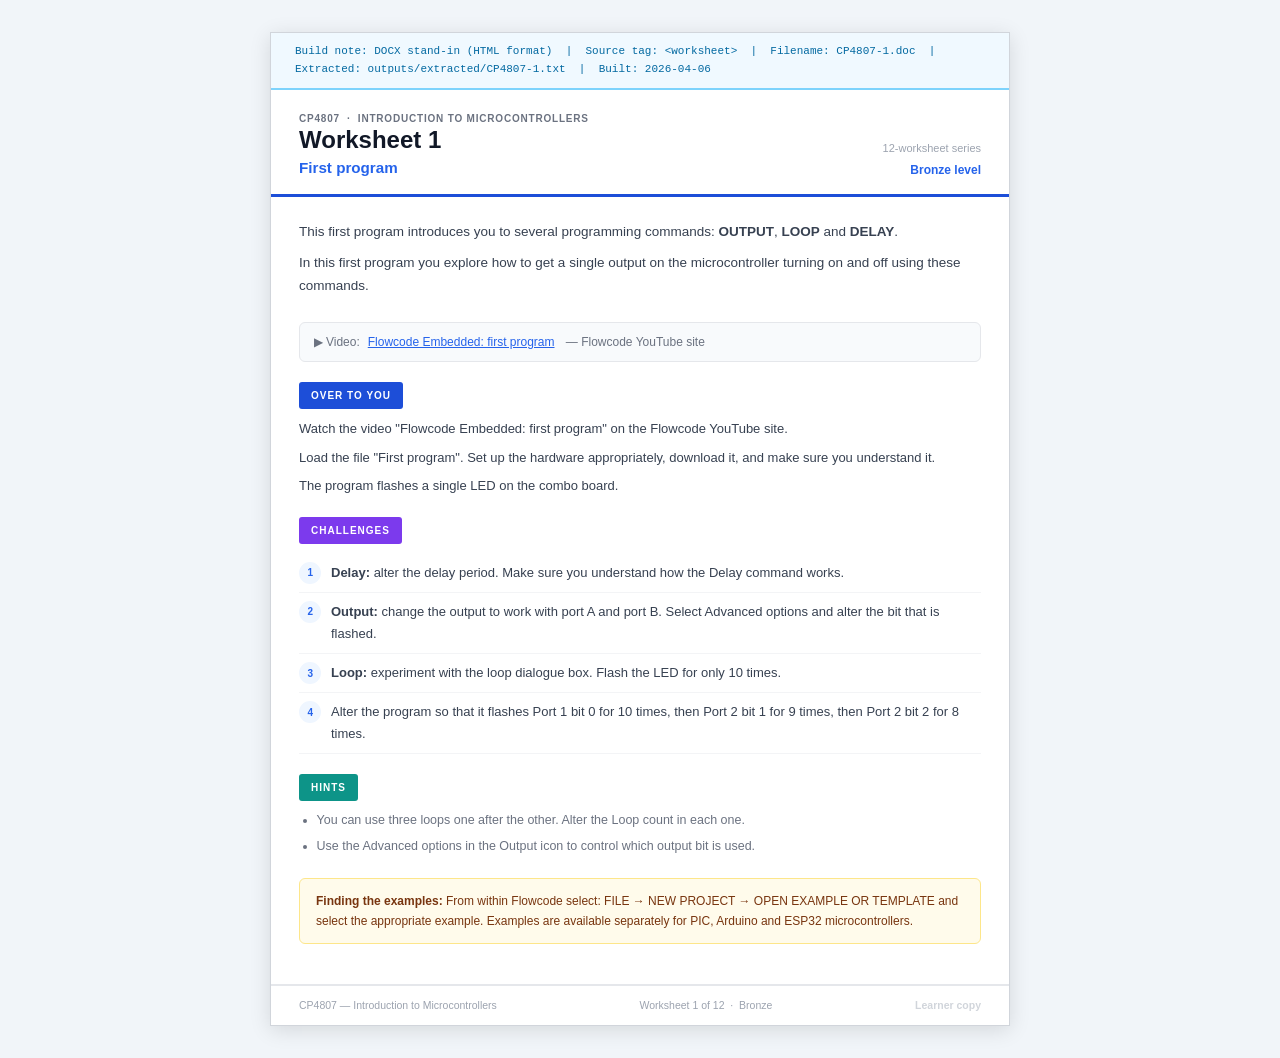
<file: outputs/docx/CP4807-1.html>
<!DOCTYPE html>
<html lang="en">
<head>
  <meta charset="UTF-8" />
  <meta name="viewport" content="width=device-width, initial-scale=1.0" />
  <title>CP4807 — Worksheet 1: First Program</title>
  <style>
    *, *::before, *::after { box-sizing: border-box; margin: 0; padding: 0; }
    body {
      font-family: -apple-system, BlinkMacSystemFont, 'Segoe UI', Roboto, sans-serif;
      font-size: 14px; line-height: 1.7; color: #1f2937;
      background: #f1f5f9; padding: 2rem 1rem;
    }
    /* Simulate a printed A4 document */
    .document {
      max-width: 740px; margin: 0 auto;
      background: white;
      box-shadow: 0 4px 20px rgba(0,0,0,0.12);
      border: 1px solid #d1d5db;
    }
    /* Build note banner */
    .build-note {
      background: #f0f9ff; border-bottom: 2px solid #7dd3fc;
      padding: 0.55rem 1.5rem; font-size: 11px; color: #0369a1;
      font-family: monospace;
    }
    /* Document header strip */
    .doc-header {
      display: flex; justify-content: space-between; align-items: flex-end;
      padding: 1.25rem 1.75rem 0.85rem;
      border-bottom: 3px solid #1d4ed8;
    }
    .doc-header-left .module { font-size: 10px; font-weight: 700; text-transform: uppercase; letter-spacing: 0.08em; color: #6b7280; }
    .doc-header-left .ws-title { font-size: 1.5rem; font-weight: 800; color: #111827; line-height: 1.1; }
    .doc-header-left .ws-subtitle { font-size: 0.95rem; color: #2563eb; font-weight: 600; margin-top: 0.1rem; }
    .doc-header-right { text-align: right; }
    .doc-header-right .series { font-size: 11px; color: #9ca3af; }
    .doc-header-right .level { font-size: 12px; font-weight: 700; color: #2563eb; margin-top: 0.2rem; }

    /* Main content area */
    .doc-body { padding: 1.5rem 1.75rem; }

    .intro-block { margin-bottom: 1.5rem; }
    .intro-block p { font-size: 13.5px; color: #374151; margin-bottom: 0.5rem; }

    .video-ref {
      background: #f8fafc; border: 1px solid #e5e7eb; border-radius: 6px;
      padding: 0.55rem 0.85rem; font-size: 12px; color: #6b7280;
      display: flex; align-items: center; gap: 0.5rem; margin-bottom: 1.25rem;
    }
    .video-ref a { color: #2563eb; }

    .section-head {
      font-size: 10px; font-weight: 800; text-transform: uppercase;
      letter-spacing: 0.1em; color: white; background: #1d4ed8;
      padding: 0.3rem 0.75rem; display: inline-block; margin-bottom: 0.6rem;
      border-radius: 3px;
    }
    .section-head.challenge { background: #7c3aed; }
    .section-head.hint { background: #0d9488; }

    .instruction-block { margin-bottom: 1.25rem; }
    .instruction-block p { font-size: 13px; color: #374151; margin-bottom: 0.4rem; }

    .challenge-list { list-style: none; margin-bottom: 1.25rem; }
    .challenge-list li {
      font-size: 13px; color: #374151; padding: 0.5rem 0.75rem 0.5rem 2rem;
      border-bottom: 1px solid #f3f4f6; position: relative;
    }
    .challenge-list li::before {
      content: counter(ch);
      counter-increment: ch;
      position: absolute; left: 0; top: 0.5rem;
      width: 1.4rem; height: 1.4rem; border-radius: 50%;
      background: #eff6ff; color: #2563eb; font-size: 10px; font-weight: 700;
      display: flex; align-items: center; justify-content: center;
    }
    .challenge-list { counter-reset: ch; }

    .hint-list { margin: 0 0 1.25rem 1.1rem; }
    .hint-list li { font-size: 12.5px; color: #6b7280; margin-bottom: 0.3rem; }

    .note-box {
      background: #fffbeb; border: 1px solid #fde68a; border-radius: 6px;
      padding: 0.75rem 1rem; margin-bottom: 1rem;
    }
    .note-box p { font-size: 12px; color: #78350f; margin: 0; }

    /* Footer */
    .doc-footer {
      border-top: 2px solid #e5e7eb; padding: 0.65rem 1.75rem;
      display: flex; justify-content: space-between;
      font-size: 10.5px; color: #9ca3af;
    }
    .learner-copy { font-weight: 700; color: #d1d5db; }
  </style>
</head>
<body>
<div class="document">

  <div class="build-note">
    Build note: DOCX stand-in (HTML format) &nbsp;|&nbsp; Source tag: &lt;worksheet&gt; &nbsp;|&nbsp; Filename: CP4807-1.doc &nbsp;|&nbsp; Extracted: outputs/extracted/CP4807-1.txt &nbsp;|&nbsp; Built: 2026-04-06
  </div>

  <div class="doc-header">
    <div class="doc-header-left">
      <div class="module">CP4807 &nbsp;·&nbsp; Introduction to Microcontrollers</div>
      <div class="ws-title">Worksheet 1</div>
      <div class="ws-subtitle">First program</div>
    </div>
    <div class="doc-header-right">
      <div class="series">12-worksheet series</div>
      <div class="level">Bronze level</div>
    </div>
  </div>

  <div class="doc-body">

    <div class="intro-block">
      <p>This first program introduces you to several programming commands: <strong>OUTPUT</strong>, <strong>LOOP</strong> and <strong>DELAY</strong>.</p>
      <p>In this first program you explore how to get a single output on the microcontroller turning on and off using these commands.</p>
    </div>

    <div class="video-ref">
      ▶ Video: <a href="https://youtu.be/h8-7BsXBpLc" target="_blank">Flowcode Embedded: first program</a> &nbsp;— Flowcode YouTube site
    </div>

    <div class="section-head">Over to you</div>
    <div class="instruction-block">
      <p>Watch the video "Flowcode Embedded: first program" on the Flowcode YouTube site.</p>
      <p>Load the file "First program". Set up the hardware appropriately, download it, and make sure you understand it.</p>
      <p>The program flashes a single LED on the combo board.</p>
    </div>

    <div class="section-head challenge">Challenges</div>
    <ul class="challenge-list">
      <li><strong>Delay:</strong> alter the delay period. Make sure you understand how the Delay command works.</li>
      <li><strong>Output:</strong> change the output to work with port A and port B. Select Advanced options and alter the bit that is flashed.</li>
      <li><strong>Loop:</strong> experiment with the loop dialogue box. Flash the LED for only 10 times.</li>
      <li>Alter the program so that it flashes Port 1 bit 0 for 10 times, then Port 2 bit 1 for 9 times, then Port 2 bit 2 for 8 times.</li>
    </ul>

    <div class="section-head hint">Hints</div>
    <ul class="hint-list">
      <li>You can use three loops one after the other. Alter the Loop count in each one.</li>
      <li>Use the Advanced options in the Output icon to control which output bit is used.</li>
    </ul>

    <div class="note-box">
      <p><strong>Finding the examples:</strong> From within Flowcode select: FILE → NEW PROJECT → OPEN EXAMPLE OR TEMPLATE and select the appropriate example. Examples are available separately for PIC, Arduino and ESP32 microcontrollers.</p>
    </div>

  </div>

  <div class="doc-footer">
    <span>CP4807 — Introduction to Microcontrollers</span>
    <span>Worksheet 1 of 12 &nbsp;·&nbsp; Bronze</span>
    <span class="learner-copy">Learner copy</span>
  </div>

</div>
</body>
</html>
</file>
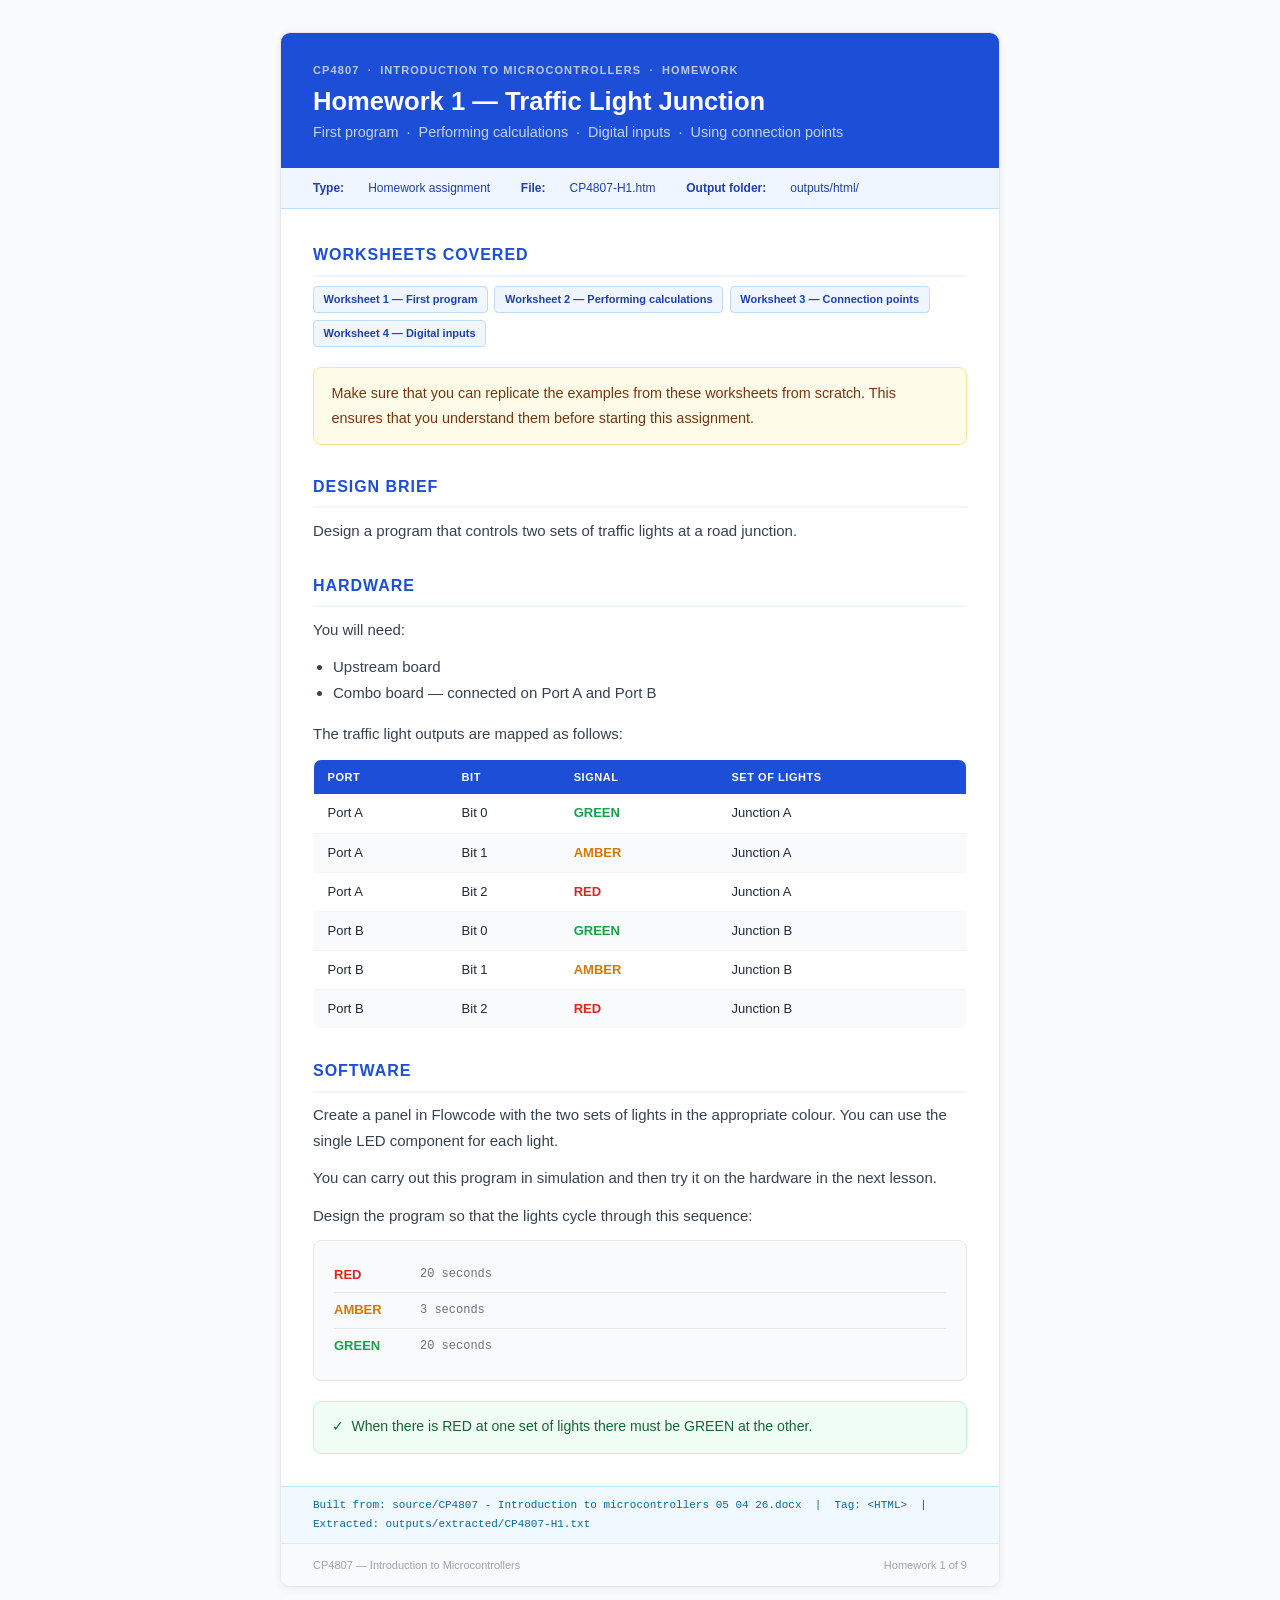
<file: outputs/html/CP4807-H1.htm>
<!DOCTYPE html>
<html lang="en">
<head>
  <meta charset="UTF-8" />
  <meta name="viewport" content="width=device-width, initial-scale=1.0" />
  <title>CP4807 — Homework 1: Traffic Light Junction</title>
  <style>
    *, *::before, *::after { box-sizing: border-box; margin: 0; padding: 0; }
    body {
      font-family: -apple-system, BlinkMacSystemFont, 'Segoe UI', Roboto, sans-serif;
      font-size: 15px; line-height: 1.7; color: #1f2937;
      background: #f8fafc; padding: 2rem 1rem;
    }
    .page {
      max-width: 720px; margin: 0 auto;
      background: white; border: 1px solid #e5e7eb;
      border-radius: 10px; overflow: hidden;
      box-shadow: 0 2px 8px rgba(0,0,0,0.06);
    }
    .page-header {
      background: #1d4ed8; color: white;
      padding: 1.75rem 2rem 1.5rem;
    }
    .module-code {
      font-size: 11px; font-weight: 700; text-transform: uppercase;
      letter-spacing: 0.1em; color: rgba(255,255,255,0.7); margin-bottom: 0.4rem;
    }
    .page-header h1 {
      font-size: 1.6rem; font-weight: 700; line-height: 1.2; margin-bottom: 0.2rem;
    }
    .page-header .subtitle {
      font-size: 0.9rem; color: rgba(255,255,255,0.75);
    }
    .meta-bar {
      background: #eff6ff; border-bottom: 1px solid #bfdbfe;
      padding: 0.6rem 2rem; font-size: 12px; color: #1e40af;
      display: flex; gap: 1.5rem; flex-wrap: wrap;
    }
    .meta-bar span { font-weight: 600; }
    .content { padding: 2rem; }
    h2 {
      font-size: 1rem; font-weight: 700; color: #1d4ed8;
      text-transform: uppercase; letter-spacing: 0.06em;
      margin: 1.75rem 0 0.6rem; padding-bottom: 0.4rem;
      border-bottom: 2px solid #eff6ff;
    }
    h2:first-child { margin-top: 0; }
    p { color: #374151; margin-bottom: 0.75rem; }
    .worksheets-covered {
      display: flex; flex-wrap: wrap; gap: 0.4rem; margin-bottom: 1.25rem;
    }
    .ws-chip {
      background: #eff6ff; color: #1e40af; border: 1px solid #bfdbfe;
      font-size: 11px; font-weight: 600; padding: 0.2rem 0.6rem;
      border-radius: 4px;
    }
    .instruction {
      background: #fefce8; border: 1px solid #fde68a;
      border-radius: 8px; padding: 0.85rem 1.1rem; margin-bottom: 1.25rem;
    }
    .instruction p { color: #78350f; margin: 0; font-size: 0.9rem; }
    .port-table {
      width: 100%; border-collapse: collapse; font-size: 13px;
      margin: 0.75rem 0 1.25rem; border: 1px solid #e5e7eb; border-radius: 8px; overflow: hidden;
    }
    .port-table thead { background: #1d4ed8; color: white; }
    .port-table th { padding: 0.5rem 0.85rem; text-align: left; font-size: 11px; text-transform: uppercase; letter-spacing: 0.05em; }
    .port-table td { padding: 0.5rem 0.85rem; border-bottom: 1px solid #f3f4f6; }
    .port-table tr:last-child td { border-bottom: none; }
    .port-table tr:nth-child(even) td { background: #f8fafc; }
    .port-table .green  { color: #16a34a; font-weight: 600; }
    .port-table .amber  { color: #d97706; font-weight: 600; }
    .port-table .red    { color: #dc2626; font-weight: 600; }
    .sequence-block {
      background: #f8fafc; border: 1px solid #e5e7eb;
      border-radius: 8px; padding: 1rem 1.25rem; margin: 0.75rem 0 1.25rem;
    }
    .seq-row {
      display: flex; align-items: center; gap: 1rem;
      padding: 0.4rem 0; border-bottom: 1px solid #e5e7eb;
      font-size: 13px;
    }
    .seq-row:last-child { border-bottom: none; }
    .seq-colour { font-weight: 700; width: 70px; }
    .seq-colour.g { color: #16a34a; }
    .seq-colour.a { color: #d97706; }
    .seq-colour.r { color: #dc2626; }
    .seq-duration { font-family: monospace; color: #6b7280; font-size: 12px; }
    .rule-box {
      background: #f0fdf4; border: 1px solid #bbf7d0;
      border-radius: 8px; padding: 0.85rem 1.1rem; margin-top: 0.75rem;
    }
    .rule-box p { color: #166534; margin: 0; font-size: 0.88rem; font-weight: 500; }
    .page-footer {
      background: #f8fafc; border-top: 1px solid #e5e7eb;
      padding: 0.7rem 2rem; font-size: 11px; color: #9ca3af;
      display: flex; justify-content: space-between; flex-wrap: wrap; gap: 0.4rem;
    }
    /* Build provenance note */
    .provenance {
      background: #f0f9ff; border-top: 1px solid #bae6fd;
      padding: 0.6rem 2rem; font-size: 11px; color: #0369a1;
      font-family: monospace;
    }
  </style>
</head>
<body>
<div class="page">

  <div class="page-header">
    <div class="module-code">CP4807 &nbsp;·&nbsp; Introduction to Microcontrollers &nbsp;·&nbsp; Homework</div>
    <h1>Homework 1 — Traffic Light Junction</h1>
    <div class="subtitle">First program &nbsp;·&nbsp; Performing calculations &nbsp;·&nbsp; Digital inputs &nbsp;·&nbsp; Using connection points</div>
  </div>

  <div class="meta-bar">
    <span>Type:</span> Homework assignment &nbsp;
    <span>File:</span> CP4807-H1.htm &nbsp;
    <span>Output folder:</span> outputs/html/
  </div>

  <div class="content">

    <h2>Worksheets covered</h2>
    <div class="worksheets-covered">
      <span class="ws-chip">Worksheet 1 — First program</span>
      <span class="ws-chip">Worksheet 2 — Performing calculations</span>
      <span class="ws-chip">Worksheet 3 — Connection points</span>
      <span class="ws-chip">Worksheet 4 — Digital inputs</span>
    </div>

    <div class="instruction">
      <p>Make sure that you can replicate the examples from these worksheets from scratch. This ensures that you understand them before starting this assignment.</p>
    </div>

    <h2>Design brief</h2>
    <p>Design a program that controls two sets of traffic lights at a road junction.</p>

    <h2>Hardware</h2>
    <p>You will need:</p>
    <ul style="margin: 0.5rem 0 1rem 1.25rem; color: #374151;">
      <li>Upstream board</li>
      <li>Combo board — connected on Port A and Port B</li>
    </ul>

    <p>The traffic light outputs are mapped as follows:</p>
    <table class="port-table">
      <thead>
        <tr>
          <th>Port</th>
          <th>Bit</th>
          <th>Signal</th>
          <th>Set of lights</th>
        </tr>
      </thead>
      <tbody>
        <tr><td>Port A</td><td>Bit 0</td><td class="green">GREEN</td><td>Junction A</td></tr>
        <tr><td>Port A</td><td>Bit 1</td><td class="amber">AMBER</td><td>Junction A</td></tr>
        <tr><td>Port A</td><td>Bit 2</td><td class="red">RED</td><td>Junction A</td></tr>
        <tr><td>Port B</td><td>Bit 0</td><td class="green">GREEN</td><td>Junction B</td></tr>
        <tr><td>Port B</td><td>Bit 1</td><td class="amber">AMBER</td><td>Junction B</td></tr>
        <tr><td>Port B</td><td>Bit 2</td><td class="red">RED</td><td>Junction B</td></tr>
      </tbody>
    </table>

    <h2>Software</h2>
    <p>Create a panel in Flowcode with the two sets of lights in the appropriate colour. You can use the single LED component for each light.</p>
    <p>You can carry out this program in simulation and then try it on the hardware in the next lesson.</p>
    <p>Design the program so that the lights cycle through this sequence:</p>

    <div class="sequence-block">
      <div class="seq-row">
        <span class="seq-colour r">RED</span>
        <span class="seq-duration">20 seconds</span>
      </div>
      <div class="seq-row">
        <span class="seq-colour a">AMBER</span>
        <span class="seq-duration">3 seconds</span>
      </div>
      <div class="seq-row">
        <span class="seq-colour g">GREEN</span>
        <span class="seq-duration">20 seconds</span>
      </div>
    </div>

    <div class="rule-box">
      <p>&#x2713; &nbsp;When there is RED at one set of lights there must be GREEN at the other.</p>
    </div>

  </div>

  <div class="provenance">
    Built from: source/CP4807 - Introduction to microcontrollers 05 04 26.docx &nbsp;|&nbsp; Tag: &lt;HTML&gt; &nbsp;|&nbsp; Extracted: outputs/extracted/CP4807-H1.txt
  </div>

  <div class="page-footer">
    <span>CP4807 — Introduction to Microcontrollers</span>
    <span>Homework 1 of 9</span>
  </div>

</div>
</body>
</html>
</file>
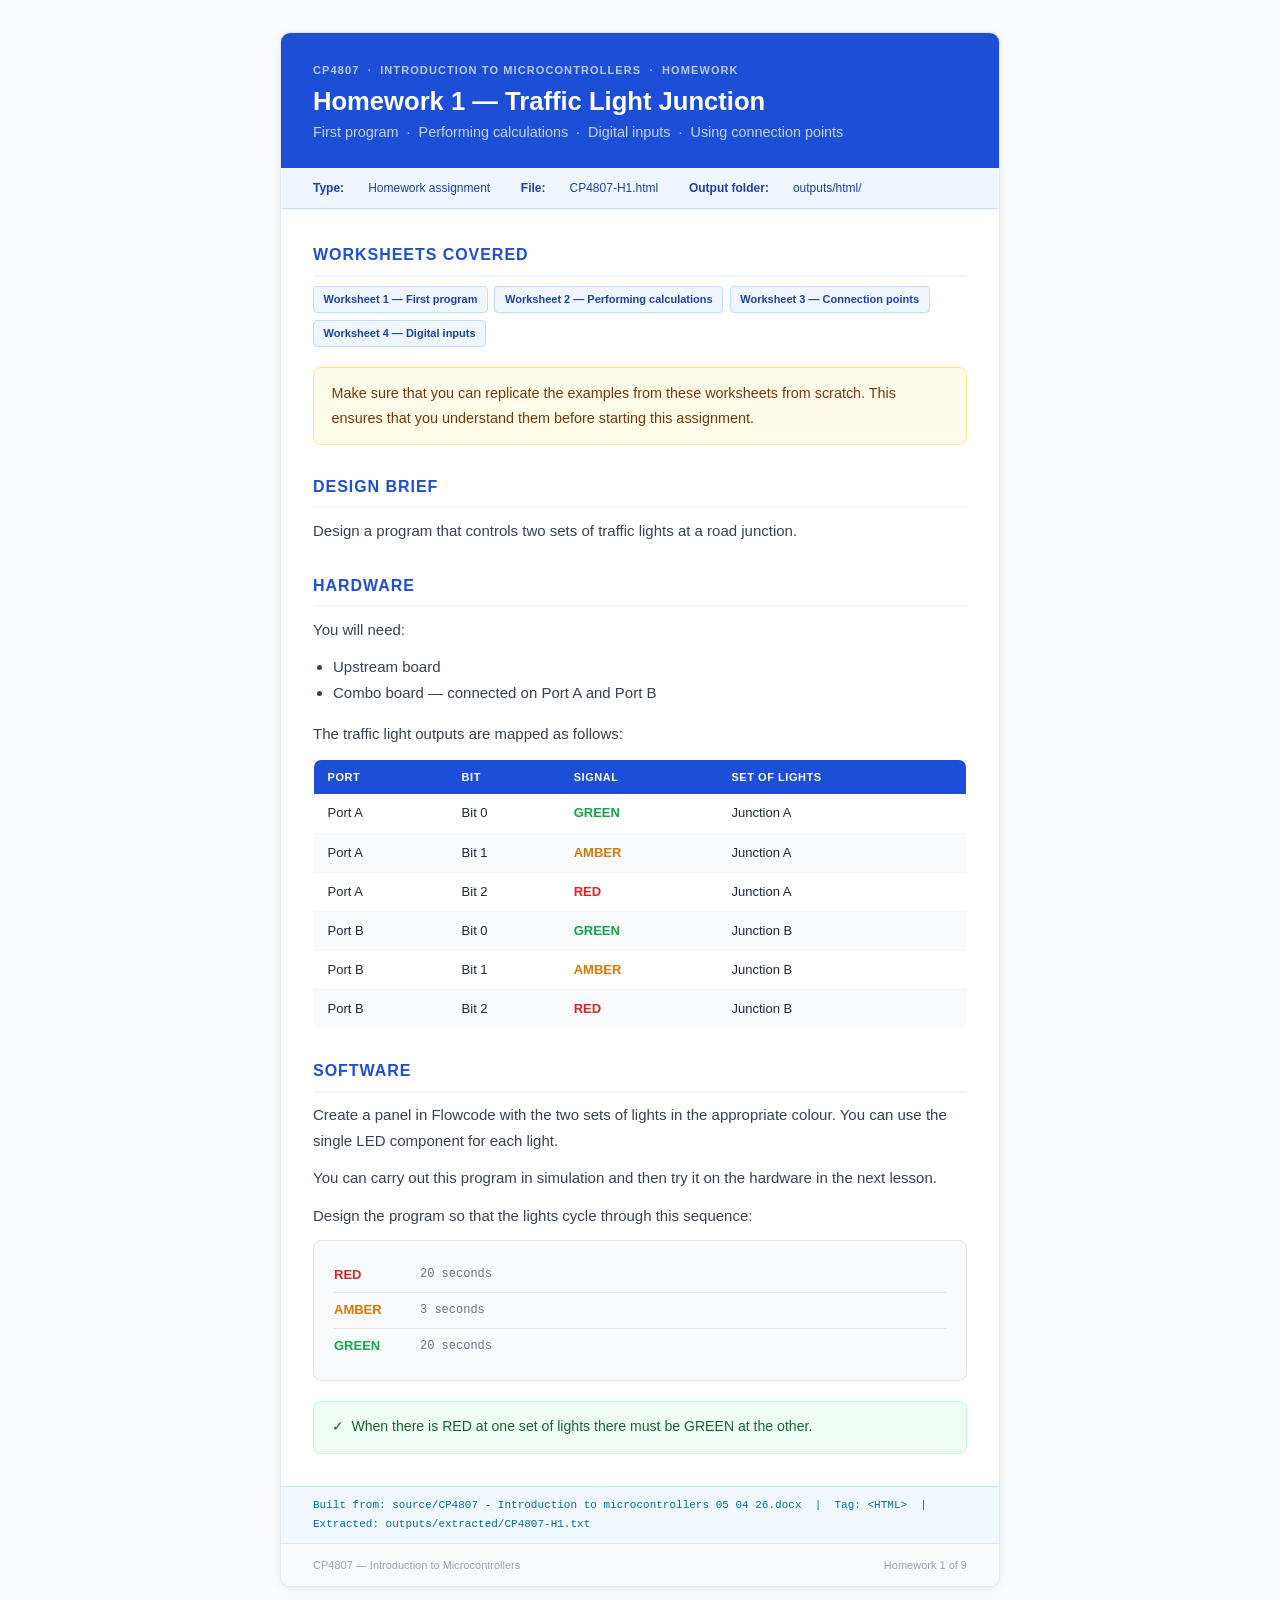
<file: outputs/html/CP4807-H1.html>
<!DOCTYPE html>
<html lang="en">
<head>
  <meta charset="UTF-8" />
  <meta name="viewport" content="width=device-width, initial-scale=1.0" />
  <title>CP4807 — Homework 1: Traffic Light Junction</title>
  <style>
    *, *::before, *::after { box-sizing: border-box; margin: 0; padding: 0; }
    body {
      font-family: -apple-system, BlinkMacSystemFont, 'Segoe UI', Roboto, sans-serif;
      font-size: 15px; line-height: 1.7; color: #1f2937;
      background: #f8fafc; padding: 2rem 1rem;
    }
    .page {
      max-width: 720px; margin: 0 auto;
      background: white; border: 1px solid #e5e7eb;
      border-radius: 10px; overflow: hidden;
      box-shadow: 0 2px 8px rgba(0,0,0,0.06);
    }
    .page-header {
      background: #1d4ed8; color: white;
      padding: 1.75rem 2rem 1.5rem;
    }
    .module-code {
      font-size: 11px; font-weight: 700; text-transform: uppercase;
      letter-spacing: 0.1em; color: rgba(255,255,255,0.7); margin-bottom: 0.4rem;
    }
    .page-header h1 {
      font-size: 1.6rem; font-weight: 700; line-height: 1.2; margin-bottom: 0.2rem;
    }
    .page-header .subtitle {
      font-size: 0.9rem; color: rgba(255,255,255,0.75);
    }
    .meta-bar {
      background: #eff6ff; border-bottom: 1px solid #bfdbfe;
      padding: 0.6rem 2rem; font-size: 12px; color: #1e40af;
      display: flex; gap: 1.5rem; flex-wrap: wrap;
    }
    .meta-bar span { font-weight: 600; }
    .content { padding: 2rem; }
    h2 {
      font-size: 1rem; font-weight: 700; color: #1d4ed8;
      text-transform: uppercase; letter-spacing: 0.06em;
      margin: 1.75rem 0 0.6rem; padding-bottom: 0.4rem;
      border-bottom: 2px solid #eff6ff;
    }
    h2:first-child { margin-top: 0; }
    p { color: #374151; margin-bottom: 0.75rem; }
    .worksheets-covered {
      display: flex; flex-wrap: wrap; gap: 0.4rem; margin-bottom: 1.25rem;
    }
    .ws-chip {
      background: #eff6ff; color: #1e40af; border: 1px solid #bfdbfe;
      font-size: 11px; font-weight: 600; padding: 0.2rem 0.6rem;
      border-radius: 4px;
    }
    .instruction {
      background: #fefce8; border: 1px solid #fde68a;
      border-radius: 8px; padding: 0.85rem 1.1rem; margin-bottom: 1.25rem;
    }
    .instruction p { color: #78350f; margin: 0; font-size: 0.9rem; }
    .port-table {
      width: 100%; border-collapse: collapse; font-size: 13px;
      margin: 0.75rem 0 1.25rem; border: 1px solid #e5e7eb; border-radius: 8px; overflow: hidden;
    }
    .port-table thead { background: #1d4ed8; color: white; }
    .port-table th { padding: 0.5rem 0.85rem; text-align: left; font-size: 11px; text-transform: uppercase; letter-spacing: 0.05em; }
    .port-table td { padding: 0.5rem 0.85rem; border-bottom: 1px solid #f3f4f6; }
    .port-table tr:last-child td { border-bottom: none; }
    .port-table tr:nth-child(even) td { background: #f8fafc; }
    .port-table .green  { color: #16a34a; font-weight: 600; }
    .port-table .amber  { color: #d97706; font-weight: 600; }
    .port-table .red    { color: #dc2626; font-weight: 600; }
    .sequence-block {
      background: #f8fafc; border: 1px solid #e5e7eb;
      border-radius: 8px; padding: 1rem 1.25rem; margin: 0.75rem 0 1.25rem;
    }
    .seq-row {
      display: flex; align-items: center; gap: 1rem;
      padding: 0.4rem 0; border-bottom: 1px solid #e5e7eb;
      font-size: 13px;
    }
    .seq-row:last-child { border-bottom: none; }
    .seq-colour { font-weight: 700; width: 70px; }
    .seq-colour.g { color: #16a34a; }
    .seq-colour.a { color: #d97706; }
    .seq-colour.r { color: #dc2626; }
    .seq-duration { font-family: monospace; color: #6b7280; font-size: 12px; }
    .rule-box {
      background: #f0fdf4; border: 1px solid #bbf7d0;
      border-radius: 8px; padding: 0.85rem 1.1rem; margin-top: 0.75rem;
    }
    .rule-box p { color: #166534; margin: 0; font-size: 0.88rem; font-weight: 500; }
    .page-footer {
      background: #f8fafc; border-top: 1px solid #e5e7eb;
      padding: 0.7rem 2rem; font-size: 11px; color: #9ca3af;
      display: flex; justify-content: space-between; flex-wrap: wrap; gap: 0.4rem;
    }
    /* Build provenance note */
    .provenance {
      background: #f0f9ff; border-top: 1px solid #bae6fd;
      padding: 0.6rem 2rem; font-size: 11px; color: #0369a1;
      font-family: monospace;
    }
  </style>
</head>
<body>
<div class="page">

  <div class="page-header">
    <div class="module-code">CP4807 &nbsp;·&nbsp; Introduction to Microcontrollers &nbsp;·&nbsp; Homework</div>
    <h1>Homework 1 — Traffic Light Junction</h1>
    <div class="subtitle">First program &nbsp;·&nbsp; Performing calculations &nbsp;·&nbsp; Digital inputs &nbsp;·&nbsp; Using connection points</div>
  </div>

  <div class="meta-bar">
    <span>Type:</span> Homework assignment &nbsp;
      <span>File:</span> CP4807-H1.html &nbsp;
    <span>Output folder:</span> outputs/html/
  </div>

  <div class="content">

    <h2>Worksheets covered</h2>
    <div class="worksheets-covered">
      <span class="ws-chip">Worksheet 1 — First program</span>
      <span class="ws-chip">Worksheet 2 — Performing calculations</span>
      <span class="ws-chip">Worksheet 3 — Connection points</span>
      <span class="ws-chip">Worksheet 4 — Digital inputs</span>
    </div>

    <div class="instruction">
      <p>Make sure that you can replicate the examples from these worksheets from scratch. This ensures that you understand them before starting this assignment.</p>
    </div>

    <h2>Design brief</h2>
    <p>Design a program that controls two sets of traffic lights at a road junction.</p>

    <h2>Hardware</h2>
    <p>You will need:</p>
    <ul style="margin: 0.5rem 0 1rem 1.25rem; color: #374151;">
      <li>Upstream board</li>
      <li>Combo board — connected on Port A and Port B</li>
    </ul>

    <p>The traffic light outputs are mapped as follows:</p>
    <table class="port-table">
      <thead>
        <tr>
          <th>Port</th>
          <th>Bit</th>
          <th>Signal</th>
          <th>Set of lights</th>
        </tr>
      </thead>
      <tbody>
        <tr><td>Port A</td><td>Bit 0</td><td class="green">GREEN</td><td>Junction A</td></tr>
        <tr><td>Port A</td><td>Bit 1</td><td class="amber">AMBER</td><td>Junction A</td></tr>
        <tr><td>Port A</td><td>Bit 2</td><td class="red">RED</td><td>Junction A</td></tr>
        <tr><td>Port B</td><td>Bit 0</td><td class="green">GREEN</td><td>Junction B</td></tr>
        <tr><td>Port B</td><td>Bit 1</td><td class="amber">AMBER</td><td>Junction B</td></tr>
        <tr><td>Port B</td><td>Bit 2</td><td class="red">RED</td><td>Junction B</td></tr>
      </tbody>
    </table>

    <h2>Software</h2>
    <p>Create a panel in Flowcode with the two sets of lights in the appropriate colour. You can use the single LED component for each light.</p>
    <p>You can carry out this program in simulation and then try it on the hardware in the next lesson.</p>
    <p>Design the program so that the lights cycle through this sequence:</p>

    <div class="sequence-block">
      <div class="seq-row">
        <span class="seq-colour r">RED</span>
        <span class="seq-duration">20 seconds</span>
      </div>
      <div class="seq-row">
        <span class="seq-colour a">AMBER</span>
        <span class="seq-duration">3 seconds</span>
      </div>
      <div class="seq-row">
        <span class="seq-colour g">GREEN</span>
        <span class="seq-duration">20 seconds</span>
      </div>
    </div>

    <div class="rule-box">
      <p>&#x2713; &nbsp;When there is RED at one set of lights there must be GREEN at the other.</p>
    </div>

  </div>

  <div class="provenance">
    Built from: source/CP4807 - Introduction to microcontrollers 05 04 26.docx &nbsp;|&nbsp; Tag: &lt;HTML&gt; &nbsp;|&nbsp; Extracted: outputs/extracted/CP4807-H1.txt
  </div>

  <div class="page-footer">
    <span>CP4807 — Introduction to Microcontrollers</span>
    <span>Homework 1 of 9</span>
  </div>

</div>
</body>
</html>
</file>
<file: styles.css>
:root {
  --accent:        #2563eb;
  --accent-light:  #eff6ff;
  --accent-mid:    #bfdbfe;
  --text:          #111827;
  --text-mid:      #374151;
  --text-soft:     #6b7280;
  --border:        #e5e7eb;
  --bg:            #f8fafc;
  --white:         #ffffff;
  --success:       #16a34a;
  --success-bg:    #f0fdf4;
  --success-mid:   #bbf7d0;
  --amber:         #d97706;
  --amber-bg:      #fffbeb;
  --radius:        10px;
  --shadow:        0 1px 3px rgba(0,0,0,0.07), 0 1px 2px rgba(0,0,0,0.04);
  --shadow-md:     0 4px 14px rgba(0,0,0,0.09);
  --font: -apple-system, BlinkMacSystemFont, "Segoe UI", Roboto, sans-serif;
  --mono: "SF Mono", "Cascadia Code", "Consolas", monospace;
}

*,
*::before,
*::after {
  box-sizing: border-box;
}

html {
  scroll-behavior: smooth;
}

body {
  margin: 0;
  font-family: var(--font);
  color: var(--text);
  background: var(--bg);
  font-size: 15px;
  line-height: 1.65;
}

.site-header {
  position: sticky;
  top: 0;
  z-index: 100;
  background: rgba(255,255,255,0.93);
  backdrop-filter: blur(12px);
  border-bottom: 1px solid var(--border);
}

.nav-shell {
  max-width: 1160px;
  margin: 0 auto;
  padding: 0 2rem;
  display: flex;
  align-items: center;
  justify-content: space-between;
  height: 52px;
  gap: 1rem;
}

.brand {
  font-weight: 700;
  font-size: 14px;
  color: var(--text);
  text-decoration: none;
}

.site-nav {
  display: flex;
  gap: 0.15rem;
}

.site-nav a {
  display: block;
  padding: 0.3rem 0.75rem;
  border-radius: 6px;
  text-decoration: none;
  color: var(--text-soft);
  font-size: 13px;
  font-weight: 500;
  transition: background 0.13s, color 0.13s;
  white-space: nowrap;
}

.site-nav a:hover,
.site-nav a.is-active {
  background: var(--accent-light);
  color: var(--accent);
}

.wrap {
  max-width: 1160px;
  margin: 0 auto;
  padding: 0 2rem;
}

.section {
  padding: 4.5rem 0;
  border-top: 1px solid var(--border);
}

.section-tint {
  background: var(--white);
}

.section-dark {
  background: #0f172a;
}

.section-heading {
  margin-bottom: 2rem;
  max-width: 700px;
}

.section-heading h2 {
  font-size: 1.55rem;
  font-weight: 700;
  margin: 0.5rem 0 0.5rem;
}

.section-heading p {
  color: var(--text-soft);
  font-size: 0.92rem;
  margin-top: 0.4rem;
}

.section-dark .section-heading h2 {
  color: white;
}

.section-dark .section-heading p,
.section-heading.light p {
  color: rgba(255,255,255,0.65);
}

h1 {
  font-size: clamp(1.9rem, 3.5vw, 3rem);
  font-weight: 800;
  line-height: 1.12;
  letter-spacing: -0.5px;
}

h2 {
  font-size: 1.5rem;
  font-weight: 700;
}

h3 {
  font-size: 1rem;
  font-weight: 600;
}

p {
  color: var(--text-mid);
}

code {
  font-family: var(--mono);
  font-size: 12px;
  background: var(--bg);
  padding: 0.1rem 0.35rem;
  border-radius: 4px;
  border: 1px solid var(--border);
}

pre {
  font-family: var(--mono);
  color: inherit;
}

.eyebrow {
  display: inline-block;
  font-size: 11px;
  font-weight: 700;
  text-transform: uppercase;
  letter-spacing: 0.09em;
  color: var(--accent);
  background: var(--accent-light);
  padding: 0.22rem 0.65rem;
  border-radius: 4px;
  margin-bottom: 0.75rem;
}

.hero .eyebrow {
  background: rgba(255,255,255,0.15);
  color: rgba(255,255,255,0.9);
}

.section-dark .eyebrow {
  background: rgba(255,255,255,0.12);
  color: rgba(255,255,255,0.85);
}

.hero,
.hero-overview,
.hero-workflow,
.hero-backend {
  background: linear-gradient(140deg, #0f2358 0%, #1d4ed8 55%, #3b82f6 100%);
  padding: 5.5rem 0 4.5rem;
  color: white;
}

.hero h1 {
  color: white;
  max-width: 680px;
}

.lede {
  margin-top: 1rem;
  font-size: 1.05rem;
  color: rgba(255,255,255,0.78);
  max-width: 560px;
  line-height: 1.75;
}

.lede p {
  color: rgba(255,255,255,0.78);
}

.hero-grid {
  display: grid;
  grid-template-columns: 1.3fr 0.9fr;
  gap: 3rem;
  align-items: center;
}

.hero-actions {
  display: flex;
  flex-wrap: wrap;
  gap: 0.75rem;
  margin-top: 1.75rem;
}

.button {
  display: inline-flex;
  align-items: center;
  justify-content: center;
  padding: 0.7rem 1.25rem;
  border-radius: 8px;
  font-weight: 600;
  font-size: 14px;
  text-decoration: none;
  transition: opacity 0.14s;
}

.button:hover {
  opacity: 0.88;
}

.button-primary {
  background: white;
  color: var(--accent);
}

.button-secondary {
  background: rgba(255,255,255,0.12);
  color: white;
  border: 1px solid rgba(255,255,255,0.25);
}

.card {
  background: var(--white);
  border: 1px solid var(--border);
  border-radius: var(--radius);
  box-shadow: var(--shadow);
}

.card:hover {
  box-shadow: var(--shadow-md);
}

.grid {
  display: grid;
  gap: 1.1rem;
}

.two-up {
  grid-template-columns: repeat(2, 1fr);
}

.three-up {
  grid-template-columns: repeat(3, 1fr);
}

.split {
  grid-template-columns: 1.15fr 0.9fr;
}

.link-grid {
  grid-template-columns: repeat(2, 1fr);
}

.full-span {
  grid-column: 1 / -1;
}

.hero-panel,
.output-card,
.quote-card,
.facts-card,
.compare-card,
.flow-card,
.status-card,
.stage-card,
.doc-card,
.tree-card,
.fact-card,
.coverage-card,
.tighten-card,
.light-card,
.link-card {
  padding: 1.4rem;
}

.hero-panel {
  background: var(--white);
}

.hero .hero-panel .mini-label {
  color: var(--accent);
}

.hero .hero-panel .mini-card {
  background: var(--bg);
  border: 1px solid var(--border);
}

.hero .hero-panel .mini-card strong {
  color: var(--text);
}

.hero .hero-panel .mini-card span {
  color: var(--text-soft);
}

.mini-label {
  font-size: 10.5px;
  font-weight: 700;
  text-transform: uppercase;
  letter-spacing: 0.08em;
  color: var(--accent);
  margin-bottom: 0.75rem;
  display: block;
}

.hero .mini-label {
  color: rgba(255,255,255,0.7);
}

.stack-sm {
  display: flex;
  flex-direction: column;
  gap: 0.65rem;
}

.mini-card {
  padding: 0.85rem 1rem;
  border-radius: 8px;
  background: rgba(255,255,255,0.1);
  border: 1px solid rgba(255,255,255,0.15);
}

.mini-card strong {
  display: block;
  color: white;
  font-size: 0.875rem;
  margin-bottom: 0.2rem;
}

.mini-card span {
  font-size: 0.8rem;
  color: rgba(255,255,255,0.75);
}

.output-header,
.compare-head {
  display: flex;
  align-items: center;
  justify-content: space-between;
  gap: 0.75rem;
  margin-bottom: 1rem;
}

.tag {
  display: inline-flex;
  padding: 0.22rem 0.65rem;
  border-radius: 20px;
  font-size: 10.5px;
  font-weight: 700;
  text-transform: uppercase;
  letter-spacing: 0.06em;
  background: var(--accent-light);
  color: var(--accent);
}

.mono {
  font-family: var(--mono);
  font-size: 12px;
  color: var(--text-soft);
}

.browser-frame {
  border: 1px solid var(--border);
  border-radius: 8px;
  overflow: hidden;
}

.browser-bar {
  display: flex;
  align-items: center;
  gap: 0.4rem;
  padding: 0.55rem 0.8rem;
  background: #f1f3f4;
  border-bottom: 1px solid var(--border);
}

.browser-bar span {
  width: 10px;
  height: 10px;
  border-radius: 50%;
}

.browser-bar span:nth-child(1) {
  background: #ef4444;
}

.browser-bar span:nth-child(2) {
  background: #f59e0b;
}

.browser-bar span:nth-child(3) {
  background: #22c55e;
}

.browser-bar div {
  font-family: var(--mono);
  font-size: 11px;
  color: var(--text-soft);
  margin-left: 0.25rem;
}

.browser-body {
  padding: 1rem 1.1rem;
}

.browser-body h3 {
  font-size: 0.95rem;
  margin: 0.3rem 0 0.5rem;
}

.browser-body p {
  font-size: 0.83rem;
  color: var(--text-soft);
}

.callout {
  margin-top: 0.75rem;
  padding: 0.65rem 0.85rem;
  background: var(--accent-light);
  border-left: 3px solid var(--accent);
  border-radius: 0 6px 6px 0;
  font-size: 0.8rem;
  color: #1e40af;
}

.doc-preview {
  padding: 1.1rem;
  border: 1px solid var(--border);
  border-radius: 8px;
}

.doc-preview h3 {
  font-size: 0.95rem;
  margin: 0.3rem 0 0.4rem;
}

.doc-meta {
  font-size: 0.8rem;
  color: var(--text-soft);
  margin-bottom: 0.6rem;
}

.clean-list {
  padding-left: 1.1rem;
  margin-top: 0.4rem;
}

.clean-list li {
  font-size: 0.83rem;
  color: var(--text-mid);
  margin-bottom: 0.3rem;
}

.stage-band,
.pipeline {
  display: grid;
  grid-template-columns: repeat(6, 1fr);
  gap: 0.6rem;
  margin: 0.85rem 0 0.5rem;
}

.stage-band span,
.pipeline span {
  padding: 0.65rem 0.5rem;
  border-radius: 8px;
  text-align: center;
  font-size: 12px;
  font-weight: 600;
  color: var(--accent);
  background: var(--accent-light);
  border: 1px solid var(--accent-mid);
}

.support-copy {
  font-size: 0.83rem;
  color: var(--text-soft);
  margin-top: 0.75rem;
}

blockquote {
  font-size: 1.15rem;
  font-weight: 700;
  color: var(--accent);
  line-height: 1.4;
  margin: 0.5rem 0 0.85rem;
}

.fact-list {
  padding-left: 1.1rem;
  margin-top: 0.5rem;
}

.fact-list li {
  font-size: 0.85rem;
  color: var(--text-mid);
  margin-bottom: 0.4rem;
}

.compare-label {
  display: inline-flex;
  padding: 0.2rem 0.6rem;
  border-radius: 20px;
  font-size: 10.5px;
  font-weight: 700;
  text-transform: uppercase;
  letter-spacing: 0.06em;
}

.compare-label.before {
  background: #fef3c7;
  color: var(--amber);
}

.compare-label.after {
  background: var(--success-bg);
  color: var(--success);
}

.compare-head h3 {
  font-size: 0.95rem;
}

.link-card {
  display: block;
  text-decoration: none;
  background: rgba(255,255,255,0.05);
  border: 1px solid rgba(255,255,255,0.12);
  border-radius: var(--radius);
  transition: background 0.14s;
}

.link-card:hover {
  background: rgba(255,255,255,0.1);
  box-shadow: none;
}

.link-card .mini-label {
  color: rgba(255,255,255,0.55);
}

.link-card h3 {
  color: white;
  margin-bottom: 0.35rem;
}

.link-card p {
  font-size: 0.83rem;
  color: rgba(255,255,255,0.6);
}

.code-block {
  margin: 0.8rem 0 0;
  padding: 1rem;
  overflow-x: auto;
  border-radius: 8px;
  background: #111827;
  color: #f8fafc;
  white-space: pre-wrap;
  border: 1px solid #1f2937;
}

.code-block code {
  background: transparent;
  border: 0;
  padding: 0;
  border-radius: 0;
  color: #f8fafc;
  font-size: inherit;
  display: block;
  white-space: inherit;
}

.result-stack {
  display: grid;
  gap: 0.75rem;
}

.stage-grid {
  display: grid;
  grid-template-columns: repeat(5, 1fr);
  gap: 1rem;
}

.status-table {
  width: 100%;
  border-collapse: collapse;
}

.status-table th,
.status-table td {
  text-align: left;
  padding: 0.7rem 0;
  border-bottom: 1px solid var(--border);
  vertical-align: top;
  font-size: 0.85rem;
  color: var(--text-mid);
}

.status-table th {
  width: 45%;
  color: var(--text);
}

.light-card {
  background: var(--white);
}

.simple-hero {
  display: grid;
  grid-template-columns: 1.15fr 0.95fr;
  gap: 2rem;
  align-items: center;
}

.simple-hero-single {
  grid-template-columns: 1fr;
}

.simple-hero-copy {
  max-width: 650px;
}

.hero-visual {
  padding: 1.5rem;
}

.pipeline-large {
  display: grid;
  grid-template-columns: repeat(2, 1fr);
  gap: 0.75rem;
  margin-top: 0.5rem;
}

.pipeline-large span {
  display: flex;
  align-items: center;
  justify-content: center;
  min-height: 88px;
  padding: 0.9rem;
  border-radius: 10px;
  text-align: center;
  font-weight: 700;
  background: var(--bg);
  border: 1px solid var(--border);
  color: var(--text);
}

.narrow-heading {
  max-width: 580px;
}

.simple-compare h3,
.output-tile h3,
.benefit-card h3,
.status-chip-card h3,
.strip-card h3,
.journey-step h3 {
  margin-bottom: 0.45rem;
}

.benefit-band {
  display: grid;
  grid-template-columns: 1.15fr 0.85fr;
  gap: 1.2rem;
  align-items: center;
  margin-bottom: 1rem;
  padding: 1.35rem;
  background:
    radial-gradient(circle at top right, rgba(59,130,246,0.12), transparent 38%),
    linear-gradient(135deg, #ffffff 0%, #f6faff 100%);
}

.benefit-band-copy h3 {
  margin-bottom: 0.4rem;
}

.benefit-band-copy p {
  margin-bottom: 0;
  color: var(--text-soft);
  max-width: 52ch;
}

.benefit-chain {
  display: grid;
  grid-template-columns: minmax(0, 1fr) auto minmax(0, 1fr) auto minmax(0, 1fr);
  gap: 0.6rem;
  align-items: center;
}

.benefit-node {
  padding: 0.95rem 0.8rem;
  border-radius: 14px;
  border: 1px solid var(--border);
  background: rgba(255,255,255,0.92);
  box-shadow: 0 12px 26px rgba(15,23,42,0.06);
  text-align: center;
}

.benefit-node strong {
  display: block;
  font-size: 0.9rem;
  margin-bottom: 0.18rem;
}

.benefit-node span {
  display: block;
  font-size: 0.78rem;
  color: var(--text-soft);
}

.benefit-arrow {
  font-weight: 900;
  font-size: 1.05rem;
  color: var(--accent);
}

.benefit-grid {
  margin-top: 1rem;
}

.benefit-card-strong {
  position: relative;
  overflow: hidden;
  background:
    linear-gradient(180deg, #ffffff 0%, #f8fbff 100%);
  border: 1px solid var(--border);
}

.benefit-card-strong::before {
  content: "";
  position: absolute;
  inset: 0 0 auto 0;
  height: 4px;
  background: linear-gradient(90deg, var(--accent), #7aa2ff);
}

.benefit-icon {
  display: inline-flex;
  align-items: center;
  justify-content: center;
  width: 42px;
  height: 42px;
  border-radius: 12px;
  margin-bottom: 0.8rem;
  background: var(--accent-light);
  color: var(--accent);
  font-size: 0.78rem;
  font-weight: 800;
  letter-spacing: 0.08em;
}

.benefit-detail {
  margin-top: 0.9rem;
  font-size: 0.8rem;
  font-weight: 700;
  color: var(--accent);
}

.simple-compare,
.output-tile,
.benefit-card,
.status-chip-card,
.strip-card,
.journey-step {
  padding: 1.35rem;
}

.proof-ribbon {
  display: grid;
  grid-template-columns: repeat(4, 1fr);
  gap: 0.9rem;
}

.proof-pill {
  position: relative;
  overflow: hidden;
  background: linear-gradient(180deg, #ffffff 0%, #f7fbff 100%);
  border: 1px solid var(--border);
  border-radius: var(--radius);
  padding: 1.1rem 1.1rem 1rem;
  box-shadow: var(--shadow);
}

.proof-pill::before {
  content: "";
  position: absolute;
  inset: 0 auto auto 0;
  width: 100%;
  height: 4px;
  background: linear-gradient(90deg, var(--accent) 0%, #60a5fa 100%);
}

.proof-icon {
  width: 42px;
  height: 42px;
  display: inline-flex;
  align-items: center;
  justify-content: center;
  margin-bottom: 0.8rem;
  border-radius: 12px;
  background: var(--accent-light);
  color: var(--accent);
  font-size: 1.1rem;
  font-weight: 800;
  box-shadow: inset 0 0 0 1px var(--accent-mid);
}

.proof-pill strong {
  display: block;
  font-size: 1.15rem;
  margin-bottom: 0.25rem;
}

.proof-pill span {
  display: block;
  color: var(--text-soft);
  font-size: 0.83rem;
}

.about-panel {
  display: grid;
  grid-template-columns: 1.2fr 0.8fr;
  gap: 1.1rem;
  align-items: stretch;
}

.about-card,
.about-visual {
  padding: 1.4rem;
}

.about-card {
  background: linear-gradient(180deg, #ffffff 0%, #fbfdff 100%);
}

.about-visual {
  display: grid;
  gap: 0.8rem;
  background: linear-gradient(160deg, #eaf3ff 0%, #f8fbff 100%);
}

.about-graphic {
  position: relative;
  display: grid;
  grid-template-columns: repeat(3, 1fr);
  gap: 0.85rem;
  align-items: start;
  padding-top: 0.25rem;
}

.about-node {
  min-height: 86px;
  display: flex;
  flex-direction: column;
  justify-content: center;
  padding: 0.8rem;
  border-radius: 10px;
  background: var(--white);
  border: 1px solid var(--border);
  text-align: center;
}

.about-node strong {
  display: block;
  margin-bottom: 0.2rem;
  font-size: 0.95rem;
}

.about-node span {
  font-size: 0.76rem;
  color: var(--text-soft);
}

.about-node-graphic {
  position: relative;
  z-index: 1;
  min-height: 134px;
  padding: 1rem 0.85rem 0.9rem;
  background: linear-gradient(180deg, #ffffff 0%, #fafdff 100%);
  box-shadow: var(--shadow);
}

.about-icon {
  width: 46px;
  height: 46px;
  display: inline-flex;
  align-items: center;
  justify-content: center;
  margin: 0 auto 0.7rem;
  border-radius: 14px;
  background: linear-gradient(180deg, #2563eb 0%, #1d4ed8 100%);
  color: white;
  font-size: 1.1rem;
  font-weight: 800;
  box-shadow: 0 8px 18px rgba(37, 99, 235, 0.22);
}

.about-flow-line {
  position: absolute;
  left: 16%;
  right: 16%;
  top: 2.45rem;
  height: 4px;
  border-radius: 999px;
  background: linear-gradient(90deg, #93c5fd 0%, #2563eb 50%, #93c5fd 100%);
}

.about-flow-line::before,
.about-flow-line::after {
  content: "";
  position: absolute;
  top: 50%;
  width: 12px;
  height: 12px;
  margin-top: -6px;
  border-top: 3px solid #2563eb;
  border-right: 3px solid #2563eb;
  transform: rotate(45deg);
}

.about-flow-line::before {
  left: 31.5%;
}

.about-flow-line::after {
  right: 31.5%;
}

.about-keyline {
  display: grid;
  gap: 0.55rem;
}

.about-keyline div {
  display: flex;
  align-items: center;
  gap: 0.6rem;
  padding: 0.7rem 0.8rem;
  border-radius: 10px;
  background: rgba(255,255,255,0.72);
  border: 1px solid rgba(191,219,254,0.9);
  color: var(--text-mid);
  font-size: 0.84rem;
}

.about-dot {
  width: 10px;
  height: 10px;
  border-radius: 50%;
  background: var(--accent);
  flex-shrink: 0;
}

.card-actions {
  display: flex;
  flex-wrap: wrap;
  gap: 0.55rem;
  margin-top: 0.9rem;
}

.mini-action {
  display: inline-flex;
  align-items: center;
  justify-content: center;
  min-height: 34px;
  padding: 0.45rem 0.75rem;
  border-radius: 8px;
  font-size: 0.78rem;
  font-weight: 700;
  text-decoration: none;
  border: 1px solid var(--border);
  background: var(--white);
  color: var(--accent);
}

.mini-action:hover {
  background: var(--accent-light);
}

.visual-mini-flow {
  display: grid;
  grid-template-columns: repeat(3, 1fr);
  gap: 0.9rem;
  margin-bottom: 1rem;
}

.visual-node {
  position: relative;
  min-height: 108px;
  background: var(--white);
  border: 1px solid var(--border);
  border-radius: var(--radius);
  box-shadow: var(--shadow);
  padding: 1rem 1.1rem;
}

.visual-node::after {
  content: "->";
  position: absolute;
  right: -0.95rem;
  top: 50%;
  transform: translateY(-50%);
  color: var(--accent);
  font-weight: 800;
  background: var(--bg);
  padding: 0 0.2rem;
}

.visual-node:last-child::after {
  display: none;
}

.visual-node h3 {
  margin-bottom: 0.35rem;
}

.visual-node p {
  font-size: 0.85rem;
  color: var(--text-soft);
}

.visual-node .mono {
  display: block;
  margin-top: 0.55rem;
}

.showcase-card {
  overflow: hidden;
}

.showcase-preview {
  padding: 1rem;
  border-top: 1px solid var(--border);
  background: linear-gradient(180deg, #ffffff 0%, #f8fbff 100%);
}

.mini-browser {
  border: 1px solid var(--border);
  border-radius: 8px;
  overflow: hidden;
  background: var(--white);
}

.mini-browser-top {
  display: flex;
  align-items: center;
  gap: 0.35rem;
  padding: 0.45rem 0.7rem;
  border-bottom: 1px solid var(--border);
  background: #eef2f7;
}

.mini-browser-top span {
  width: 8px;
  height: 8px;
  border-radius: 50%;
  background: #d1d5db;
}

.mini-browser-top span:nth-child(1) { background: #ef4444; }
.mini-browser-top span:nth-child(2) { background: #f59e0b; }
.mini-browser-top span:nth-child(3) { background: #22c55e; }

.mini-browser-body {
  padding: 0.9rem;
}

.mini-browser-body h4,
.mini-doc-sheet h4,
.mini-report-sheet h4 {
  margin: 0 0 0.35rem;
  font-size: 0.95rem;
}

.mini-browser-body p,
.mini-doc-sheet p,
.mini-report-sheet p {
  margin: 0;
  font-size: 0.8rem;
  color: var(--text-soft);
}

.mini-chip-row {
  display: flex;
  flex-wrap: wrap;
  gap: 0.35rem;
  margin-top: 0.65rem;
}

.mini-chip {
  padding: 0.18rem 0.45rem;
  border-radius: 999px;
  font-size: 0.68rem;
  font-weight: 700;
  background: var(--accent-light);
  color: var(--accent);
}

.mini-doc-sheet,
.mini-report-sheet {
  background: var(--white);
  border: 1px solid var(--border);
  border-radius: 8px;
  padding: 0.95rem;
}

.mini-doc-points,
.mini-report-points {
  display: grid;
  gap: 0.55rem;
  margin-top: 0.75rem;
}

.mini-doc-points div,
.mini-report-points div {
  display: flex;
  align-items: center;
  gap: 0.55rem;
  font-size: 0.76rem;
  color: var(--text-mid);
}

.doc-bullet,
.report-dot {
  width: 10px;
  height: 10px;
  border-radius: 999px;
  flex: 0 0 auto;
}

.doc-bullet {
  background: linear-gradient(135deg, var(--accent), #7aa2ff);
  box-shadow: 0 0 0 3px rgba(59,130,246,0.12);
}

.report-dot.ok {
  background: #16a34a;
  box-shadow: 0 0 0 3px rgba(34,197,94,0.12);
}

.report-dot.warn {
  background: #f59e0b;
  box-shadow: 0 0 0 3px rgba(245,158,11,0.12);
}

.goal-map {
  display: grid;
  gap: 0.7rem;
}

.goal-row {
  display: grid;
  grid-template-columns: 140px 1fr;
  gap: 0.7rem;
  align-items: center;
}

.goal-label {
  font-size: 0.72rem;
  font-weight: 700;
  text-transform: uppercase;
  letter-spacing: 0.08em;
  color: var(--accent);
}

.goal-bar {
  min-height: 44px;
  display: flex;
  align-items: center;
  padding: 0.65rem 0.85rem;
  border-radius: 8px;
  background: var(--bg);
  border: 1px solid var(--border);
  color: var(--text-mid);
  font-size: 0.85rem;
}

.output-tile p,
.benefit-card p,
.status-chip-card p,
.strip-card p,
.journey-step p,
.simple-compare p {
  font-size: 0.9rem;
  color: var(--text-soft);
}

.stage-strip {
  display: grid;
  grid-template-columns: repeat(3, 1fr);
  gap: 1rem;
}

.mini-proof {
  margin-top: 0.7rem;
  font-size: 0.83rem;
  color: var(--text-soft);
}

.block-journey {
  display: grid;
  grid-template-columns: 1fr auto 1fr auto 1fr auto 1fr;
  gap: 0.8rem;
  align-items: stretch;
}

.journey-arrow {
  display: flex;
  align-items: center;
  justify-content: center;
  font-weight: 800;
  color: var(--accent);
}

@media (max-width: 1100px) {
  .simple-hero {
    grid-template-columns: 1fr;
    gap: 1.35rem;
  }

  .benefit-band {
    grid-template-columns: 1fr;
  }

  .proof-ribbon {
    grid-template-columns: repeat(2, 1fr);
  }

  .three-up {
    grid-template-columns: repeat(2, 1fr);
  }

  .visual-mini-flow {
    grid-template-columns: 1fr;
  }

  .about-panel {
    grid-template-columns: 1fr;
  }

  .about-graphic {
    grid-template-columns: repeat(3, 1fr);
  }

  .about-flow-line {
    left: 12%;
    right: 12%;
  }
}

@media (max-width: 900px) {
  .hero-grid,
  .two-up,
  .split,
  .link-grid,
  .stage-grid,
  .stage-strip,
  .proof-ribbon,
  .benefit-chain {
    grid-template-columns: 1fr;
  }

  .stage-band,
  .pipeline {
    grid-template-columns: repeat(3, 1fr);
  }

  .block-journey {
    grid-template-columns: 1fr;
  }

  .journey-arrow {
    min-height: 24px;
  }

  .visual-node::after {
    display: none;
  }

  .about-graphic {
    grid-template-columns: 1fr;
  }

  .about-flow-line {
    display: none;
  }

  .benefit-arrow {
    transform: rotate(90deg);
    justify-self: center;
  }

  .goal-row {
    grid-template-columns: 1fr;
    gap: 0.35rem;
  }

  .card-actions {
    gap: 0.45rem;
  }
}

@media (max-width: 760px) {
  .nav-shell {
    height: auto;
    padding-top: 0.85rem;
    padding-bottom: 0.85rem;
    align-items: flex-start;
    flex-direction: column;
  }

  .site-nav {
    flex-wrap: wrap;
  }

  .hero {
    padding: 4.25rem 0 3.4rem;
  }

  .hero-actions,
  .card-actions {
    flex-direction: column;
    align-items: stretch;
  }

  .button,
  .mini-action {
    width: 100%;
  }

  .proof-ribbon,
  .three-up,
  .link-grid {
    grid-template-columns: 1fr;
  }

  .showcase-preview,
  .output-card,
  .quote-card,
  .facts-card,
  .fact-card {
    padding-left: 1rem;
    padding-right: 1rem;
  }

  .proof-pill {
    padding: 1rem;
  }
}

@media (max-width: 600px) {
  .wrap {
    padding: 0 1.25rem;
  }

  .section {
    padding: 3rem 0;
  }

  h1 {
    font-size: 1.8rem;
  }

  .stage-band,
  .pipeline,
  .pipeline-large {
    grid-template-columns: repeat(2, 1fr);
  }

  .output-header,
  .compare-head {
    align-items: flex-start;
    flex-direction: column;
  }

  .hero-panel,
  .about-card,
  .about-visual,
  .showcase-card,
  .benefit-card,
  .simple-compare {
    padding: 1rem;
  }

  .proof-icon {
    width: 38px;
    height: 38px;
    border-radius: 10px;
    font-size: 0.95rem;
  }

  .about-node-graphic {
    min-height: auto;
  }

  .about-keyline div {
    padding: 0.65rem 0.75rem;
  }

  .mini-browser-body,
  .mini-doc-sheet,
  .mini-report-sheet {
    padding: 0.8rem;
  }
}

/* =====================================================
   VISUAL ENHANCEMENTS
   ===================================================== */

/* Hero animated decorations */
.hero,
.hero-overview,
.hero-workflow,
.hero-backend {
  position: relative;
  overflow: hidden;
}

.hero-dot-grid {
  position: absolute;
  inset: 0;
  background-image: radial-gradient(rgba(255,255,255,0.13) 1.5px, transparent 1.5px);
  background-size: 30px 30px;
  pointer-events: none;
  z-index: 0;
}

.hero .wrap,
.hero-overview .wrap,
.hero-workflow .wrap,
.hero-backend .wrap {
  position: relative;
  z-index: 1;
}

.hero-orb {
  position: absolute;
  border-radius: 50%;
  pointer-events: none;
  z-index: 0;
}

.hero-orb-1 {
  width: 420px;
  height: 420px;
  top: -140px;
  right: -80px;
  background: radial-gradient(circle, rgba(96,165,250,0.3) 0%, transparent 65%);
  animation: orb-drift 9s ease-in-out infinite;
}

.hero-orb-2 {
  width: 300px;
  height: 300px;
  bottom: -110px;
  left: -60px;
  background: radial-gradient(circle, rgba(167,139,250,0.22) 0%, transparent 65%);
  animation: orb-drift 12s ease-in-out infinite reverse;
}

.hero-orb-3 {
  width: 220px;
  height: 220px;
  bottom: 10px;
  right: 28%;
  background: radial-gradient(circle, rgba(34,197,94,0.13) 0%, transparent 65%);
  animation: orb-drift 7s ease-in-out infinite 2s;
}

@keyframes orb-drift {
  0%, 100% { transform: translate(0, 0) scale(1); }
  33%       { transform: translate(12px, -18px) scale(1.04); }
  66%       { transform: translate(-10px, 10px) scale(0.96); }
}

/* Hero pipeline card (replaces hero-panel) */
.hero-pipeline-card {
  background: white;
  border-radius: 14px;
  padding: 1.25rem 1.25rem 0.75rem;
  box-shadow: 0 24px 60px rgba(0,0,0,0.2), 0 8px 24px rgba(0,0,0,0.12);
  border: 1px solid rgba(255,255,255,0.5);
  position: relative;
  overflow: hidden;
}

.hero-pipeline-card::before {
  content: "";
  position: absolute;
  inset: 0 0 auto 0;
  height: 3px;
  background: linear-gradient(90deg, #2563eb 0%, #7c3aed 50%, #059669 100%);
}

.pipeline-card-label {
  display: block;
  font-size: 10.5px;
  font-weight: 700;
  text-transform: uppercase;
  letter-spacing: 0.08em;
  color: var(--accent);
  margin-bottom: 0.5rem;
}

.hero-pipeline-svg {
  width: 100%;
  height: auto;
  display: block;
}

/* Large gradient stat numbers in proof pills */
.proof-num {
  font-size: 2.8rem;
  font-weight: 900;
  line-height: 1;
  letter-spacing: -2px;
  margin-bottom: 0.35rem;
}

.proof-pill:nth-child(1) .proof-num {
  background: linear-gradient(135deg, #1d4ed8, #60a5fa);
  -webkit-background-clip: text;
  -webkit-text-fill-color: transparent;
  background-clip: text;
}
.proof-pill:nth-child(2) .proof-num {
  background: linear-gradient(135deg, #065f46, #34d399);
  -webkit-background-clip: text;
  -webkit-text-fill-color: transparent;
  background-clip: text;
}
.proof-pill:nth-child(3) .proof-num {
  background: linear-gradient(135deg, #5b21b6, #a78bfa);
  -webkit-background-clip: text;
  -webkit-text-fill-color: transparent;
  background-clip: text;
}
.proof-pill:nth-child(4) .proof-num {
  background: linear-gradient(135deg, #9a3412, #fb923c);
  -webkit-background-clip: text;
  -webkit-text-fill-color: transparent;
  background-clip: text;
}

/* Color-code proof pill top bars */
.proof-pill:nth-child(1)::before { background: linear-gradient(90deg, #1d4ed8, #60a5fa); }
.proof-pill:nth-child(2)::before { background: linear-gradient(90deg, #059669, #34d399); }
.proof-pill:nth-child(3)::before { background: linear-gradient(90deg, #7c3aed, #a78bfa); }
.proof-pill:nth-child(4)::before { background: linear-gradient(90deg, #ea580c, #fb923c); }

/* Color-code about node icons */
.about-node-graphic:nth-child(1) .about-icon {
  background: linear-gradient(135deg, #2563eb 0%, #1d4ed8 100%);
  box-shadow: 0 8px 20px rgba(37,99,235,0.3);
}
.about-node-graphic:nth-child(2) .about-icon {
  background: linear-gradient(135deg, #7c3aed 0%, #5b21b6 100%);
  box-shadow: 0 8px 20px rgba(124,58,237,0.3);
}
.about-node-graphic:nth-child(3) .about-icon {
  background: linear-gradient(135deg, #059669 0%, #047857 100%);
  box-shadow: 0 8px 20px rgba(5,150,105,0.3);
}

/* Nicer arrow on visual flow nodes */
.visual-node::after {
  content: "→";
  font-size: 1.4rem;
  right: -1.1rem;
  color: var(--accent);
}

/* Micro-lift on card hover */
.card {
  transition: box-shadow 0.2s ease, transform 0.2s ease;
}
.card:hover {
  box-shadow: 0 10px 32px rgba(37,99,235,0.13), 0 2px 8px rgba(0,0,0,0.05);
  transform: translateY(-2px);
}

/* Benefit number icons with gradient */
.benefit-icon {
  background: linear-gradient(135deg, var(--accent-light), #dbeafe);
  font-size: 0.85rem;
}
.benefit-card-strong:nth-child(1) .benefit-icon { background: linear-gradient(135deg, #eff6ff, #bfdbfe); color: #1d4ed8; }
.benefit-card-strong:nth-child(2) .benefit-icon { background: linear-gradient(135deg, #f0fdf4, #bbf7d0); color: #059669; }
.benefit-card-strong:nth-child(3) .benefit-icon { background: linear-gradient(135deg, #faf5ff, #ddd6fe); color: #7c3aed; }

/* Section tint subtle radial glow */
.section-tint {
  background: linear-gradient(180deg, var(--white) 0%, #f0f7ff 100%);
}

/* =====================================================
   SCORM EXPLAINER SECTION
   ===================================================== */

.scorm-flow-banner {
  display: grid;
  grid-template-columns: 1fr 1fr;
  gap: 2rem;
  align-items: center;
  padding: 2rem;
  margin-bottom: 1.1rem;
  background: linear-gradient(135deg, #ffffff 0%, #f5f3ff 60%, #faf5ff 100%);
  border: 1px solid #e9d5ff;
}

.scorm-flow-copy {
  max-width: 420px;
}

.scorm-flow-tagline {
  font-size: 1.8rem;
  font-weight: 900;
  line-height: 1.1;
  letter-spacing: -0.5px;
  background: linear-gradient(135deg, #2563eb, #7c3aed);
  -webkit-background-clip: text;
  -webkit-text-fill-color: transparent;
  background-clip: text;
  margin-bottom: 0.85rem;
}

.scorm-flow-copy p:not(.scorm-flow-tagline) {
  font-size: 0.92rem;
  color: var(--text-soft);
  line-height: 1.7;
  margin: 0;
}

.scorm-flow-diagram {
  display: flex;
  align-items: center;
  justify-content: center;
}

.scorm-flow-diagram svg {
  width: 100%;
  max-width: 360px;
  height: auto;
  display: block;
}

.scorm-concepts {
  margin-top: 0;
}

.scorm-card {
  padding: 1.4rem;
  display: flex;
  flex-direction: column;
  gap: 0.6rem;
}

.scorm-card h3 {
  font-size: 1rem;
  margin: 0;
}

.scorm-card p {
  font-size: 0.88rem;
  color: var(--text-soft);
  line-height: 1.65;
  margin: 0;
  flex: 1;
}

.scorm-card-icon {
  width: 44px;
  height: 44px;
  border-radius: 12px;
  display: flex;
  align-items: center;
  justify-content: center;
  flex-shrink: 0;
}

.scorm-icon-blue  { background: #eff6ff; color: #2563eb; box-shadow: inset 0 0 0 1px #bfdbfe; }
.scorm-icon-purple { background: #f5f3ff; color: #7c3aed; box-shadow: inset 0 0 0 1px #ddd6fe; }
.scorm-icon-green  { background: #ecfdf5; color: #059669; box-shadow: inset 0 0 0 1px #a7f3d0; }
.scorm-icon-amber  { background: #fff7ed; color: #d97706; box-shadow: inset 0 0 0 1px #fed7aa; }

.scorm-card-insight {
  margin-top: auto;
  padding: 0.55rem 0.75rem;
  border-radius: 6px;
  font-size: 0.8rem;
  font-weight: 700;
}

.scorm-card:nth-child(1) .scorm-card-insight { background: #eff6ff; color: #1d4ed8; }
.scorm-card:nth-child(2) .scorm-card-insight { background: #f5f3ff; color: #6d28d9; }
.scorm-card:nth-child(3) .scorm-card-insight { background: #ecfdf5; color: #047857; }
.scorm-card:nth-child(4) .scorm-card-insight { background: #fff7ed; color: #b45309; }

@media (max-width: 900px) {
  .scorm-flow-banner {
    grid-template-columns: 1fr;
  }
  .scorm-flow-tagline {
    font-size: 1.5rem;
  }
}

/* =====================================================
   WORKFLOW PAGE
   ===================================================== */

/* At A Glance — 3-phase overview banner */
.wf-overview {
  display: grid;
  grid-template-columns: 1fr auto 1fr auto 1fr;
  gap: 0;
  align-items: stretch;
  margin-top: 1rem;
  border: 1px solid var(--border);
  border-radius: 14px;
  overflow: hidden;
  box-shadow: var(--shadow-md);
}

.wf-phase {
  padding: 1.75rem 1.5rem;
}

.wf-phase-human {
  background: linear-gradient(160deg, #eff6ff 0%, #dbeafe 100%);
  border-right: 1px solid var(--border);
}
.wf-phase-ai {
  background: linear-gradient(160deg, #f5f3ff 0%, #ede9fe 100%);
  border-right: 1px solid var(--border);
}
.wf-phase-output {
  background: linear-gradient(160deg, #ecfdf5 0%, #d1fae5 100%);
}

.wf-phase-head {
  display: flex;
  align-items: center;
  gap: 0.6rem;
  margin-bottom: 0.75rem;
}

.wf-phase-icon {
  width: 36px;
  height: 36px;
  border-radius: 10px;
  display: flex;
  align-items: center;
  justify-content: center;
  flex-shrink: 0;
}

.wf-icon-human  { background: #2563eb; color: white; box-shadow: 0 4px 12px rgba(37,99,235,0.3); }
.wf-icon-ai     { background: #7c3aed; color: white; box-shadow: 0 4px 12px rgba(124,58,237,0.3); }
.wf-icon-output { background: #059669; color: white; box-shadow: 0 4px 12px rgba(5,150,105,0.3); }

.wf-phase-role {
  font-size: 11px;
  font-weight: 800;
  text-transform: uppercase;
  letter-spacing: 0.08em;
}

.wf-phase-human  .wf-phase-role { color: #1d4ed8; }
.wf-phase-ai     .wf-phase-role { color: #6d28d9; }
.wf-phase-output .wf-phase-role { color: #047857; }

.wf-phase h3 {
  font-size: 1.05rem;
  margin: 0 0 0.4rem;
  color: var(--text);
}

.wf-phase p {
  font-size: 0.86rem;
  color: var(--text-soft);
  margin: 0 0 1rem;
  line-height: 1.6;
}

.wf-phase-chips {
  display: flex;
  flex-wrap: wrap;
  gap: 0.35rem;
}

.wf-phase-chips span {
  padding: 0.22rem 0.6rem;
  border-radius: 999px;
  font-size: 0.72rem;
  font-weight: 600;
}

.wf-phase-human  .wf-phase-chips span { background: rgba(37,99,235,0.12); color: #1d4ed8; }
.wf-phase-ai     .wf-phase-chips span { background: rgba(124,58,237,0.12); color: #6d28d9; }
.wf-phase-output .wf-phase-chips span { background: rgba(5,150,105,0.12);  color: #047857; }

.wf-phase-arrow {
  display: flex;
  align-items: center;
  justify-content: center;
  padding: 0 0.5rem;
  background: white;
  border-left: 1px solid var(--border);
  border-right: 1px solid var(--border);
}

/* Engineer steps — numbered card list */
.eng-steps {
  display: grid;
  grid-template-columns: 1fr 1fr;
  gap: 0.9rem;
}

.eng-step {
  display: flex;
  gap: 1rem;
  padding: 1.35rem;
  align-items: flex-start;
  border-left: 3px solid transparent;
  transition: border-color 0.2s;
}

.eng-step:nth-child(1) { border-left-color: #2563eb; }
.eng-step:nth-child(2) { border-left-color: #3b82f6; }
.eng-step:nth-child(3) { border-left-color: #60a5fa; }
.eng-step:nth-child(4) { border-left-color: #7c3aed; }
.eng-step:nth-child(5) { border-left-color: #059669; }

.eng-step-last {
  grid-column: span 2;
}

.eng-step-num {
  width: 38px;
  height: 38px;
  border-radius: 50%;
  display: flex;
  align-items: center;
  justify-content: center;
  font-size: 1rem;
  font-weight: 800;
  color: white;
  flex-shrink: 0;
  line-height: 1;
}

.eng-step:nth-child(1) .eng-step-num { background: linear-gradient(135deg, #2563eb, #3b82f6); box-shadow: 0 4px 12px rgba(37,99,235,0.3); }
.eng-step:nth-child(2) .eng-step-num { background: linear-gradient(135deg, #3b82f6, #60a5fa); box-shadow: 0 4px 12px rgba(59,130,246,0.3); }
.eng-step:nth-child(3) .eng-step-num { background: linear-gradient(135deg, #60a5fa, #7c3aed); box-shadow: 0 4px 12px rgba(96,165,250,0.3); }
.eng-step:nth-child(4) .eng-step-num { background: linear-gradient(135deg, #7c3aed, #a78bfa); box-shadow: 0 4px 12px rgba(124,58,237,0.3); }
.eng-step:nth-child(5) .eng-step-num { background: linear-gradient(135deg, #059669, #34d399); box-shadow: 0 4px 12px rgba(5,150,105,0.3); }

.eng-step-body {
  flex: 1;
}

.eng-step-body h3 {
  margin: 0 0 0.35rem;
  font-size: 1rem;
}

.eng-step-body p {
  font-size: 0.86rem;
  color: var(--text-soft);
  margin: 0 0 0.75rem;
  line-height: 1.6;
}

.eng-step-result {
  display: inline-flex;
  align-items: center;
  gap: 0.4rem;
  padding: 0.45rem 0.7rem;
  background: #ecfdf5;
  border: 1px solid #a7f3d0;
  border-radius: 6px;
  font-size: 0.8rem;
  font-weight: 600;
  color: #047857;
}

.eng-step-result svg {
  flex-shrink: 0;
  color: #059669;
}

/* AI pipeline — 5 connected stage cards */
.ai-pipeline-grid {
  display: grid;
  grid-template-columns: repeat(5, 1fr);
  gap: 0.8rem;
  position: relative;
}

.ai-stage {
  padding: 1.2rem;
  display: flex;
  flex-direction: column;
  gap: 0.5rem;
  position: relative;
}

/* Arrow after each stage except last */
.ai-stage:not(:last-child)::after {
  content: "→";
  position: absolute;
  right: -0.9rem;
  top: 50%;
  transform: translateY(-50%);
  font-size: 1.1rem;
  font-weight: 900;
  z-index: 2;
  background: var(--bg);
  padding: 0 0.15rem;
}

.ai-stage:nth-child(1)::after { color: #2563eb; }
.ai-stage:nth-child(2)::after { color: #4f46e5; }
.ai-stage:nth-child(3)::after { color: #7c3aed; }
.ai-stage:nth-child(4)::after { color: #059669; }

.ai-stage-tag {
  display: inline-flex;
  align-items: center;
  padding: 0.25rem 0.65rem;
  border-radius: 20px;
  font-size: 10.5px;
  font-weight: 800;
  text-transform: uppercase;
  letter-spacing: 0.07em;
  align-self: flex-start;
  margin-bottom: 0.2rem;
}

.ai-tag-1 { background: #dbeafe; color: #1d4ed8; }
.ai-tag-2 { background: #e0e7ff; color: #3730a3; }
.ai-tag-3 { background: #ede9fe; color: #5b21b6; }
.ai-tag-4 { background: #ecfdf5; color: #047857; }
.ai-tag-5 { background: #fff7ed; color: #b45309; }

/* Colored top border on each ai-stage */
.ai-stage:nth-child(1) { border-top: 3px solid #2563eb; }
.ai-stage:nth-child(2) { border-top: 3px solid #4f46e5; }
.ai-stage:nth-child(3) { border-top: 3px solid #7c3aed; }
.ai-stage:nth-child(4) { border-top: 3px solid #059669; }
.ai-stage:nth-child(5) { border-top: 3px solid #d97706; }

.ai-stage h3 {
  font-size: 0.92rem;
  margin: 0;
  color: var(--text);
}

.ai-stage p {
  font-size: 0.8rem;
  color: var(--text-soft);
  margin: 0;
  line-height: 1.55;
  flex: 1;
}

.ai-stage-in,
.ai-stage-out {
  display: flex;
  align-items: baseline;
  gap: 0.4rem;
  font-size: 0.76rem;
  border-radius: 5px;
  padding: 0.35rem 0.5rem;
}

.ai-stage-in {
  background: #f1f5f9;
  color: var(--text-mid);
}

.ai-stage-out {
  background: var(--accent-light);
  color: #1e40af;
  margin-top: auto;
}

.ai-stage-out code {
  background: transparent;
  border: none;
  padding: 0;
  font-size: inherit;
  color: inherit;
}

.ai-io-label {
  font-size: 9px;
  font-weight: 800;
  text-transform: uppercase;
  letter-spacing: 0.08em;
  opacity: 0.65;
  flex-shrink: 0;
}

/* Output type cards */
.output-types-grid {
  gap: 1rem;
}

.output-type-card {
  display: flex;
  align-items: flex-start;
  gap: 1rem;
  padding: 1.4rem;
}

.output-type-icon {
  width: 46px;
  height: 46px;
  border-radius: 12px;
  display: flex;
  align-items: center;
  justify-content: center;
  flex-shrink: 0;
}

.output-type-html    .output-type-icon { background: #eff6ff; color: #2563eb; box-shadow: inset 0 0 0 1px #bfdbfe; }
.output-type-docx    .output-type-icon { background: #f5f3ff; color: #7c3aed; box-shadow: inset 0 0 0 1px #ddd6fe; }
.output-type-reports .output-type-icon { background: #ecfdf5; color: #059669; box-shadow: inset 0 0 0 1px #a7f3d0; }
.output-type-scorm   .output-type-icon { background: #fff7ed; color: #d97706; box-shadow: inset 0 0 0 1px #fed7aa; }

.output-type-card h3 {
  font-size: 1rem;
  margin: 0.4rem 0 0.35rem;
}

.output-type-card p {
  font-size: 0.86rem;
  color: var(--text-soft);
  margin: 0 0 0.6rem;
  line-height: 1.6;
}

.output-type-path {
  font-family: var(--mono);
  font-size: 11px;
  color: var(--text-soft);
  background: var(--bg);
  padding: 0.2rem 0.5rem;
  border-radius: 4px;
  border: 1px solid var(--border);
}

/* Final note — split roles visual */
.wf-final-split {
  display: grid;
  grid-template-columns: 1fr auto 1fr auto 1fr;
  gap: 1.5rem;
  align-items: center;
  padding: 2rem 0;
}

.wf-final-block {
  padding: 1.5rem;
  border-radius: 12px;
}

.wf-final-human  { background: rgba(37,99,235,0.12);  border: 1px solid rgba(96,165,250,0.25); }
.wf-final-ai     { background: rgba(124,58,237,0.12); border: 1px solid rgba(167,139,250,0.25); }
.wf-final-result { background: rgba(5,150,105,0.12);  border: 1px solid rgba(52,211,153,0.25); }

.wf-final-icon {
  width: 40px;
  height: 40px;
  border-radius: 10px;
  display: flex;
  align-items: center;
  justify-content: center;
  margin-bottom: 0.8rem;
}

.wf-final-human  .wf-final-icon { background: rgba(37,99,235,0.2);  color: #93c5fd; }
.wf-final-ai     .wf-final-icon { background: rgba(124,58,237,0.2); color: #c4b5fd; }
.wf-final-result .wf-final-icon { background: rgba(5,150,105,0.2);  color: #6ee7b7; }

.wf-final-block h3 {
  color: white;
  font-size: 1rem;
  margin: 0 0 0.75rem;
}

.wf-final-list {
  list-style: none;
  padding: 0;
  margin: 0;
  display: flex;
  flex-direction: column;
  gap: 0.4rem;
}

.wf-final-list li {
  font-size: 0.84rem;
  color: rgba(255,255,255,0.72);
  padding-left: 1rem;
  position: relative;
}

.wf-final-list li::before {
  content: "·";
  position: absolute;
  left: 0;
  color: rgba(255,255,255,0.4);
  font-weight: 700;
}

.wf-final-divider,
.wf-final-equals {
  font-size: 1.5rem;
  font-weight: 900;
  text-align: center;
}

.wf-final-divider { color: rgba(255,255,255,0.3); }
.wf-final-equals  { color: rgba(255,255,255,0.5); }

/* Responsive adjustments */
@media (max-width: 1100px) {
  .ai-pipeline-grid {
    grid-template-columns: repeat(3, 1fr);
  }
  .ai-stage:nth-child(3)::after { display: none; }
}

@media (max-width: 900px) {
  .wf-overview {
    grid-template-columns: 1fr;
    border-radius: 12px;
  }
  .wf-phase-human,
  .wf-phase-ai {
    border-right: none;
    border-bottom: 1px solid var(--border);
  }
  .wf-phase-arrow {
    padding: 0.5rem 0;
    min-height: 36px;
    border-left: none;
    border-right: none;
    border-top: 1px solid var(--border);
    border-bottom: 1px solid var(--border);
  }
  .eng-steps {
    grid-template-columns: 1fr;
  }
  .eng-step-last {
    grid-column: span 1;
  }
  .ai-pipeline-grid {
    grid-template-columns: 1fr 1fr;
  }
  .ai-stage::after { display: none; }
  .wf-final-split {
    grid-template-columns: 1fr;
    gap: 1rem;
  }
  .wf-final-divider,
  .wf-final-equals {
    text-align: left;
    padding-left: 1.5rem;
  }
}

@media (max-width: 600px) {
  .ai-pipeline-grid {
    grid-template-columns: 1fr;
  }
}

/* =====================================================
   BACKEND PAGE — TAGGING RULES
   ===================================================== */

/* Tag anatomy */
.tag-anatomy {
  padding: 1.5rem;
  margin-bottom: 2.5rem;
}

.tag-anatomy-body {
  display: grid;
  grid-template-columns: 1.1fr 1fr;
  gap: 2rem;
  align-items: start;
  margin-top: 1rem;
}

.tag-annotated {
  font-size: 13px;
  line-height: 1.9;
}

.ta-open   { color: #2563eb; font-weight: 700; }
.ta-title  { color: #059669; font-weight: 600; }
.ta-fname  { color: #7c3aed; font-weight: 600; }
.ta-content{ color: #e5e7eb; }
.ta-close  { color: #2563eb; font-weight: 700; }

.tag-anatomy-notes {
  display: flex;
  flex-direction: column;
  gap: 0.9rem;
}

.anatomy-note {
  display: flex;
  flex-direction: column;
  gap: 0.3rem;
}

.anatomy-note p {
  font-size: 0.83rem;
  color: var(--text-soft);
  margin: 0;
  line-height: 1.55;
}

.anatomy-pill {
  display: inline-flex;
  align-self: flex-start;
  padding: 0.2rem 0.6rem;
  border-radius: 20px;
  font-size: 10.5px;
  font-weight: 700;
  text-transform: uppercase;
  letter-spacing: 0.06em;
}

.ap-open    { background: #dbeafe; color: #1d4ed8; }
.ap-title   { background: #d1fae5; color: #047857; }
.ap-fname   { background: #ede9fe; color: #5b21b6; }
.ap-content { background: #f3f4f6; color: #374151; }
.ap-close   { background: #dbeafe; color: #1d4ed8; }

/* Sub-section heading (not full section-heading) */
.subsection-heading {
  margin: 2.5rem 0 1.1rem;
}

.subsection-heading h3 {
  font-size: 1.15rem;
  font-weight: 700;
  margin: 0 0 0.3rem;
}

.subsection-heading p {
  font-size: 0.88rem;
  color: var(--text-soft);
  margin: 0;
  max-width: 600px;
}

/* Tag type cards */
.tag-type-grid {
  gap: 1rem;
}

.tag-type-card {
  padding: 1.4rem;
  display: flex;
  flex-direction: column;
  gap: 0.6rem;
}

.tag-display {
  display: inline-flex;
  font-family: var(--mono);
  font-size: 1.05rem;
  font-weight: 700;
  color: #2563eb;
  background: #dbeafe;
  padding: 0.3rem 0.75rem;
  border-radius: 6px;
  border: 1px solid #bfdbfe;
  align-self: flex-start;
  letter-spacing: 0.02em;
}

.tag-type-card:nth-child(2) .tag-display { color: #7c3aed; background: #ede9fe; border-color: #ddd6fe; }
.tag-type-card:nth-child(3) .tag-display { color: #059669; background: #d1fae5; border-color: #a7f3d0; }

.tag-type-card h3 {
  font-size: 0.95rem;
  margin: 0;
}

.tag-type-card p {
  font-size: 0.84rem;
  color: var(--text-soft);
  margin: 0;
  flex: 1;
  line-height: 1.6;
}

.tag-type-foot {
  display: flex;
  flex-direction: column;
  gap: 0.4rem;
  margin-top: auto;
}

.tag-type-eg {
  font-size: 0.8rem;
  color: var(--text-soft);
  display: flex;
  align-items: center;
  gap: 0.5rem;
}

.tag-scorm-note {
  font-size: 0.76rem;
  font-weight: 600;
  color: #1d4ed8;
  background: #eff6ff;
  padding: 0.3rem 0.6rem;
  border-radius: 5px;
}

.tag-scorm-neutral {
  color: var(--text-soft);
  background: var(--bg);
}

/* Filename rule cards */
.fname-rules-grid {
  gap: 0.85rem;
}

.fname-rule {
  display: flex;
  align-items: flex-start;
  gap: 1rem;
  padding: 1.25rem;
}

.fname-rule-icon {
  width: 32px;
  height: 32px;
  border-radius: 50%;
  display: flex;
  align-items: center;
  justify-content: center;
  flex-shrink: 0;
}

.fname-rule-icon.ok {
  background: #d1fae5;
  color: #059669;
}

.fname-rule strong {
  display: block;
  font-size: 0.9rem;
  margin-bottom: 0.3rem;
  color: var(--text);
}

.fname-rule p {
  font-size: 0.83rem;
  color: var(--text-soft);
  margin: 0;
  line-height: 1.55;
}

/* Error cards */
.error-cards-grid {
  gap: 1rem;
}

.error-card {
  padding: 1.3rem;
}

.error-type-label {
  display: flex;
  align-items: center;
  gap: 0.45rem;
  font-size: 11px;
  font-weight: 800;
  text-transform: uppercase;
  letter-spacing: 0.07em;
  color: #dc2626;
  margin-bottom: 0.9rem;
}

.error-type-label svg {
  color: #dc2626;
  flex-shrink: 0;
}

.error-split {
  display: flex;
  flex-direction: column;
  gap: 0.85rem;
}

.error-badge-wrong,
.error-badge-fix {
  display: inline-flex;
  font-size: 9.5px;
  font-weight: 800;
  text-transform: uppercase;
  letter-spacing: 0.07em;
  padding: 0.18rem 0.55rem;
  border-radius: 4px;
  margin-bottom: 0.45rem;
}

.error-badge-wrong { background: #fee2e2; color: #dc2626; }
.error-badge-fix   { background: #d1fae5; color: #047857; }

.code-block-sm {
  font-size: 11.5px;
  margin-top: 0 !important;
  padding: 0.75rem !important;
}

.error-fix-block p {
  font-size: 0.82rem;
  color: var(--text-soft);
  margin: 0 0 0.5rem;
  line-height: 1.55;
}

.fix-inline {
  display: inline-flex;
  font-family: var(--mono);
  font-size: 11.5px;
  background: #d1fae5;
  color: #047857;
  padding: 0.2rem 0.5rem;
  border-radius: 4px;
  border: 1px solid #a7f3d0;
  margin-bottom: 0.5rem;
}

.error-real-case {
  margin-top: 0.5rem;
  padding: 0.5rem 0.65rem;
  background: #fff7ed;
  border: 1px solid #fed7aa;
  border-radius: 6px;
  font-size: 0.78rem;
  color: #92400e;
}

.error-real-case strong {
  color: #b45309;
}

/* SCORM requirements */
.scorm-req-grid {
  display: grid;
  grid-template-columns: repeat(5, 1fr);
  gap: 0.8rem;
}

.scorm-req-card {
  padding: 1.2rem;
  display: flex;
  flex-direction: column;
  gap: 0.6rem;
  border-top: 3px solid;
  position: relative;
}

.scorm-req-card:nth-child(1) { border-top-color: #2563eb; }
.scorm-req-card:nth-child(2) { border-top-color: #4f46e5; }
.scorm-req-card:nth-child(3) { border-top-color: #7c3aed; }
.scorm-req-card:nth-child(4) { border-top-color: #059669; }
.scorm-req-card:nth-child(5) { border-top-color: #d97706; }

/* Arrow connectors between req cards */
.scorm-req-card:not(:last-child)::after {
  content: "→";
  position: absolute;
  right: -0.85rem;
  top: 50%;
  transform: translateY(-50%);
  font-weight: 900;
  font-size: 1rem;
  color: var(--border);
  z-index: 2;
}

.scorm-req-num {
  width: 34px;
  height: 34px;
  border-radius: 50%;
  display: flex;
  align-items: center;
  justify-content: center;
  font-size: 0.9rem;
  font-weight: 800;
  color: white;
  flex-shrink: 0;
}

.scorm-req-card:nth-child(1) .scorm-req-num { background: #2563eb; box-shadow: 0 4px 10px rgba(37,99,235,0.3); }
.scorm-req-card:nth-child(2) .scorm-req-num { background: #4f46e5; box-shadow: 0 4px 10px rgba(79,70,229,0.3); }
.scorm-req-card:nth-child(3) .scorm-req-num { background: #7c3aed; box-shadow: 0 4px 10px rgba(124,58,237,0.3); }
.scorm-req-card:nth-child(4) .scorm-req-num { background: #059669; box-shadow: 0 4px 10px rgba(5,150,105,0.3); }
.scorm-req-card:nth-child(5) .scorm-req-num { background: #d97706; box-shadow: 0 4px 10px rgba(217,119,6,0.3); }

.scorm-req-body h3 {
  font-size: 0.9rem;
  margin: 0 0 0.35rem;
}

.scorm-req-body p {
  font-size: 0.8rem;
  color: var(--text-soft);
  margin: 0 0 0.6rem;
  line-height: 1.55;
  flex: 1;
}

.scorm-req-eg {
  display: flex;
  align-items: center;
  gap: 0.4rem;
  font-size: 0.75rem;
  background: var(--bg);
  border: 1px solid var(--border);
  padding: 0.3rem 0.5rem;
  border-radius: 5px;
  margin-top: auto;
}

.scorm-req-eg span {
  font-size: 9.5px;
  font-weight: 700;
  text-transform: uppercase;
  letter-spacing: 0.06em;
  color: var(--text-soft);
  flex-shrink: 0;
}

.scorm-req-eg code {
  background: transparent;
  border: none;
  padding: 0;
  font-size: inherit;
  color: var(--accent);
}

.scorm-req-note {
  display: flex;
  align-items: flex-start;
  gap: 1rem;
  padding: 1.1rem 1.3rem;
  background: #fffbeb;
  border: 1px solid #fde68a;
}

.scorm-req-note-icon {
  width: 34px;
  height: 34px;
  border-radius: 8px;
  background: #fef3c7;
  display: flex;
  align-items: center;
  justify-content: center;
  color: #d97706;
  flex-shrink: 0;
}

.scorm-req-note p {
  font-size: 0.86rem;
  color: #92400e;
  margin: 0;
  line-height: 1.6;
}

/* Responsive */
@media (max-width: 1100px) {
  .scorm-req-grid {
    grid-template-columns: repeat(3, 1fr);
  }
  .scorm-req-card:nth-child(3)::after { display: none; }
}

@media (max-width: 900px) {
  .tag-anatomy-body {
    grid-template-columns: 1fr;
  }
  .scorm-req-grid {
    grid-template-columns: 1fr 1fr;
  }
  .scorm-req-card::after { display: none; }
}

@media (max-width: 600px) {
  .scorm-req-grid {
    grid-template-columns: 1fr;
  }
  .error-cards-grid {
    grid-template-columns: 1fr;
  }
  .tag-type-grid {
    grid-template-columns: 1fr;
  }
}
</file>
